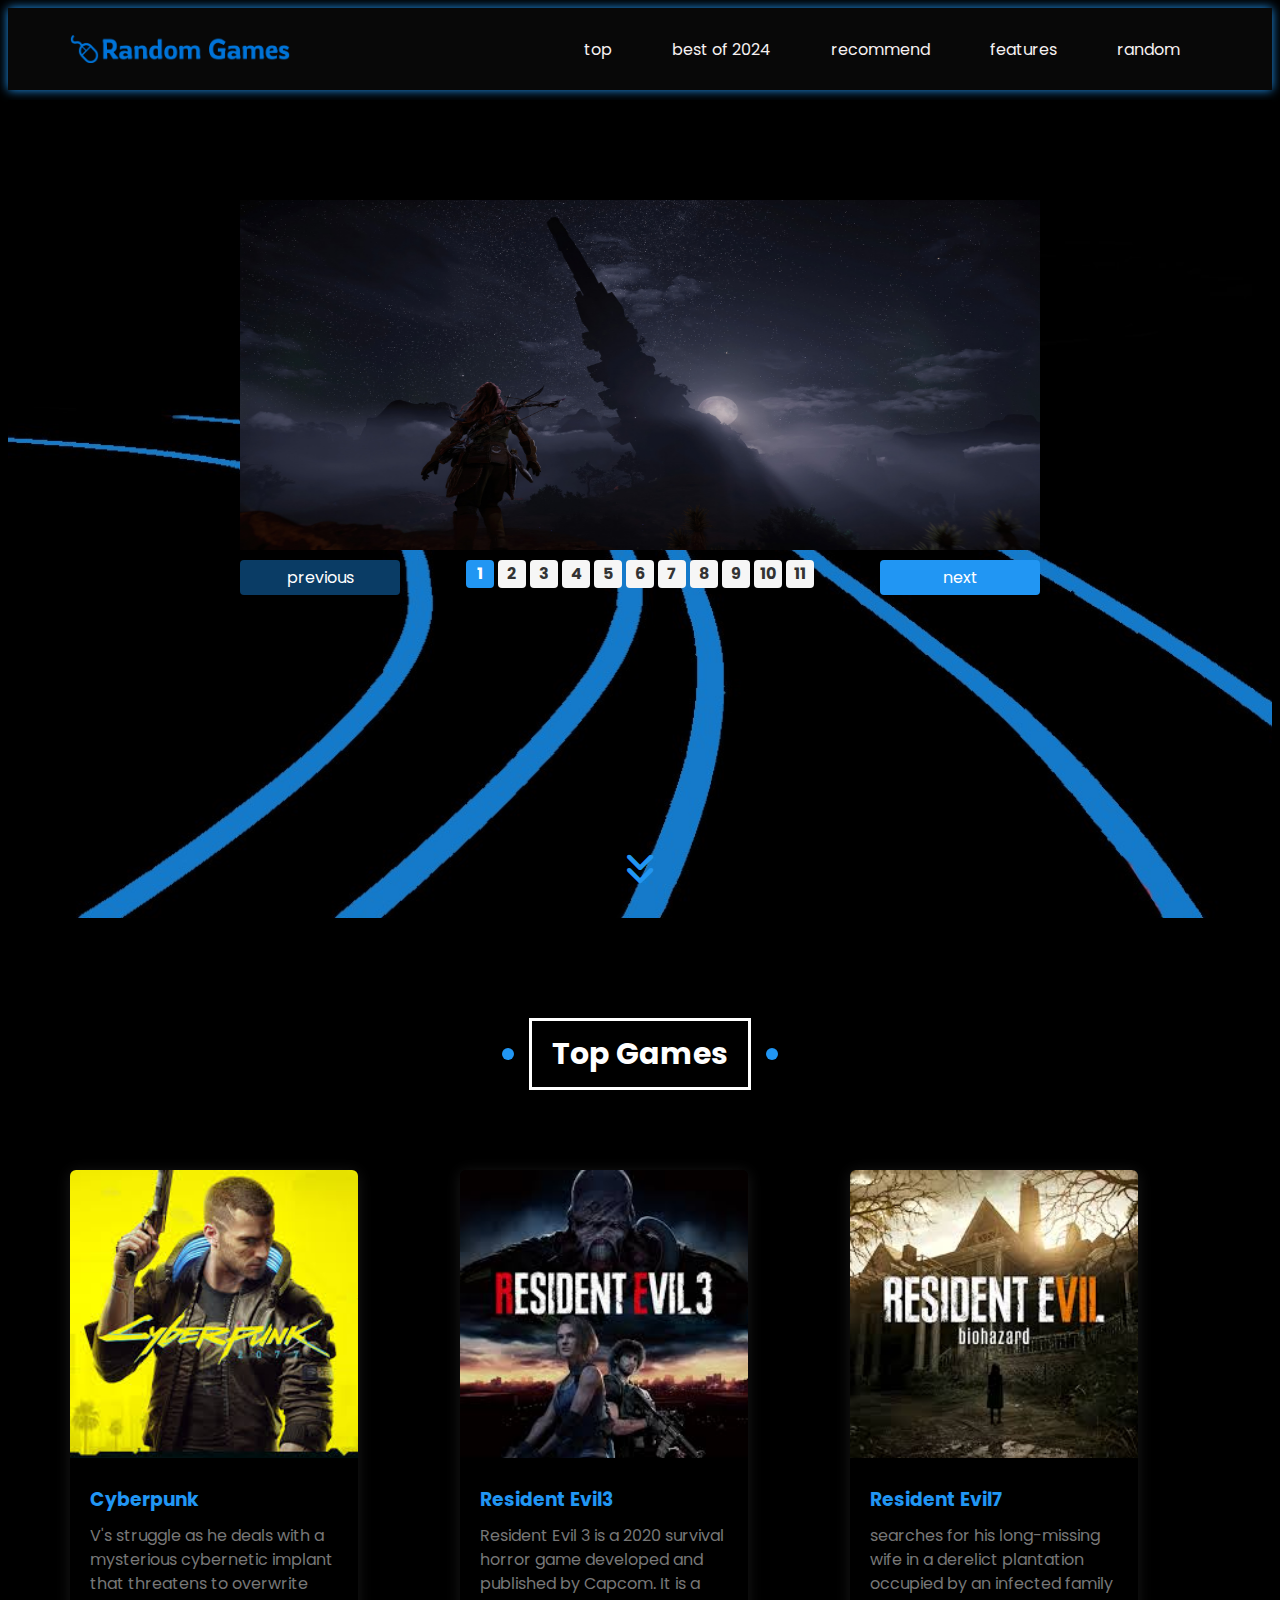
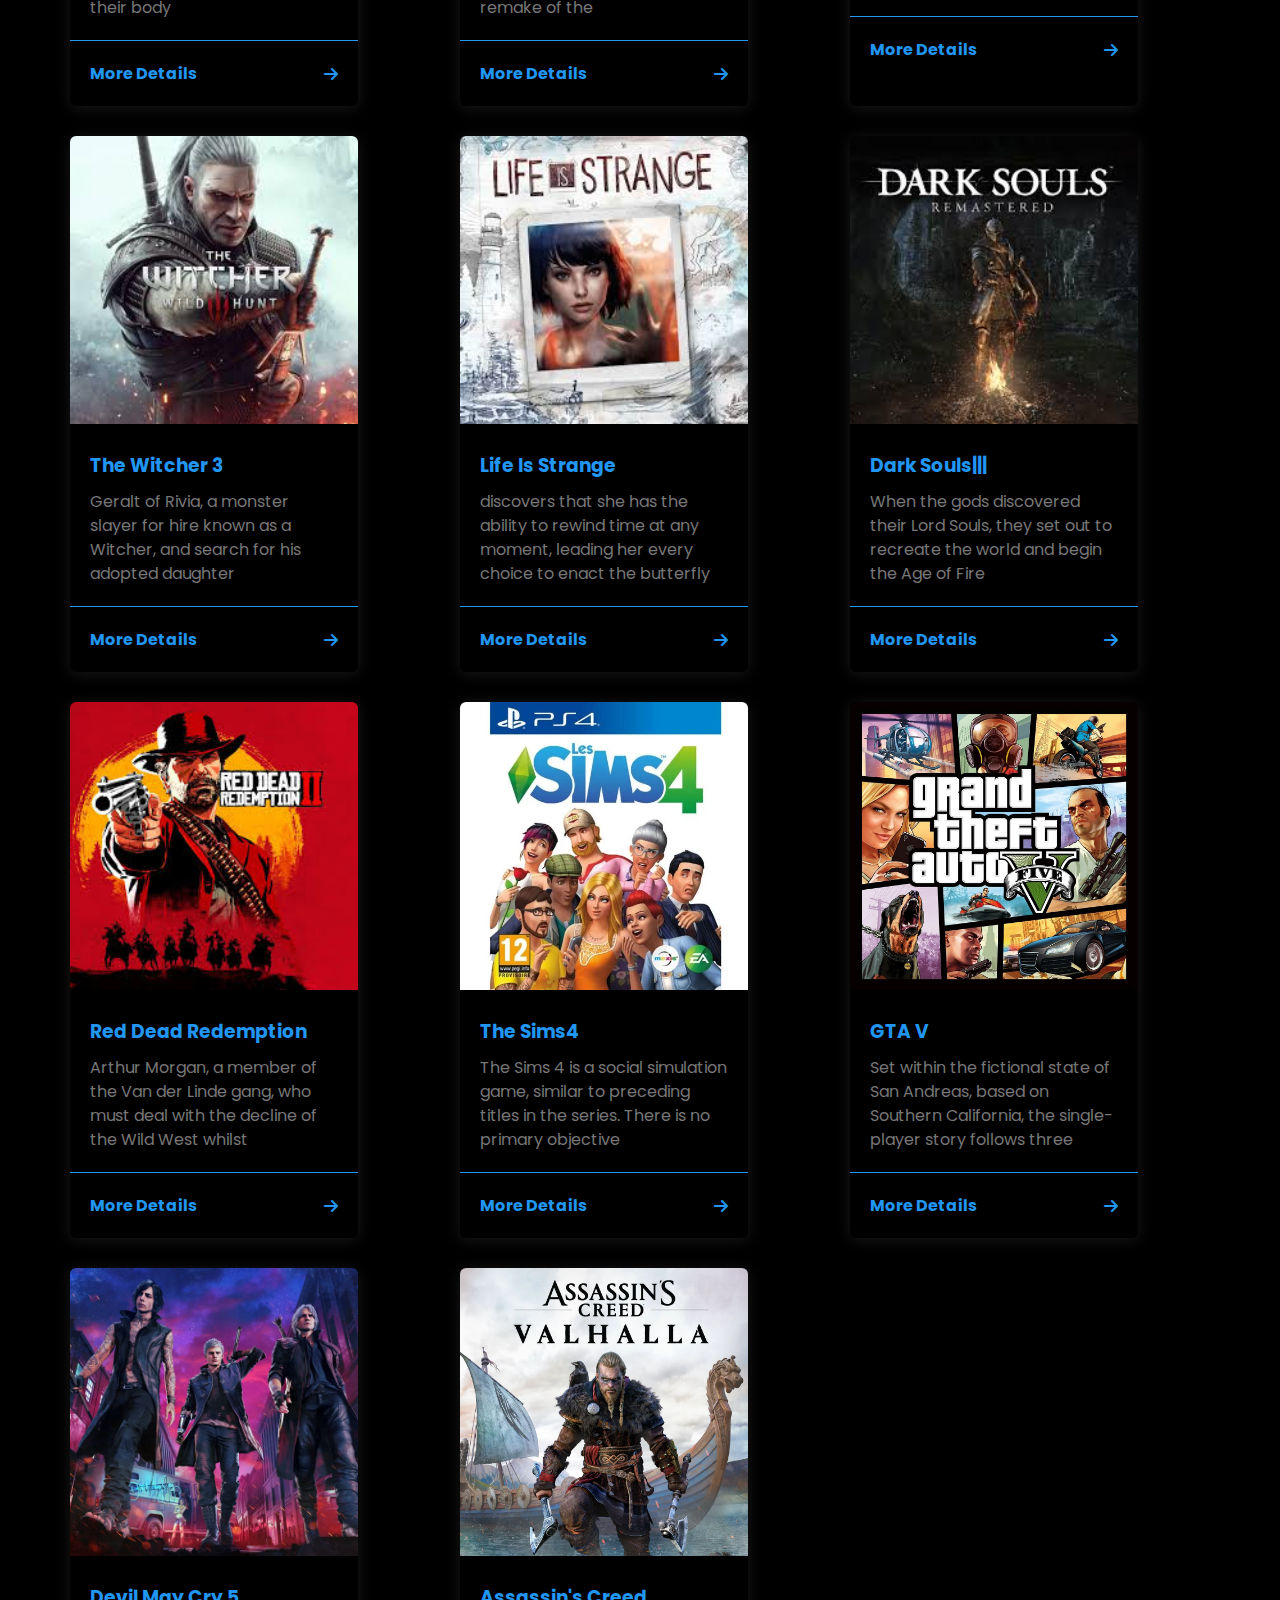
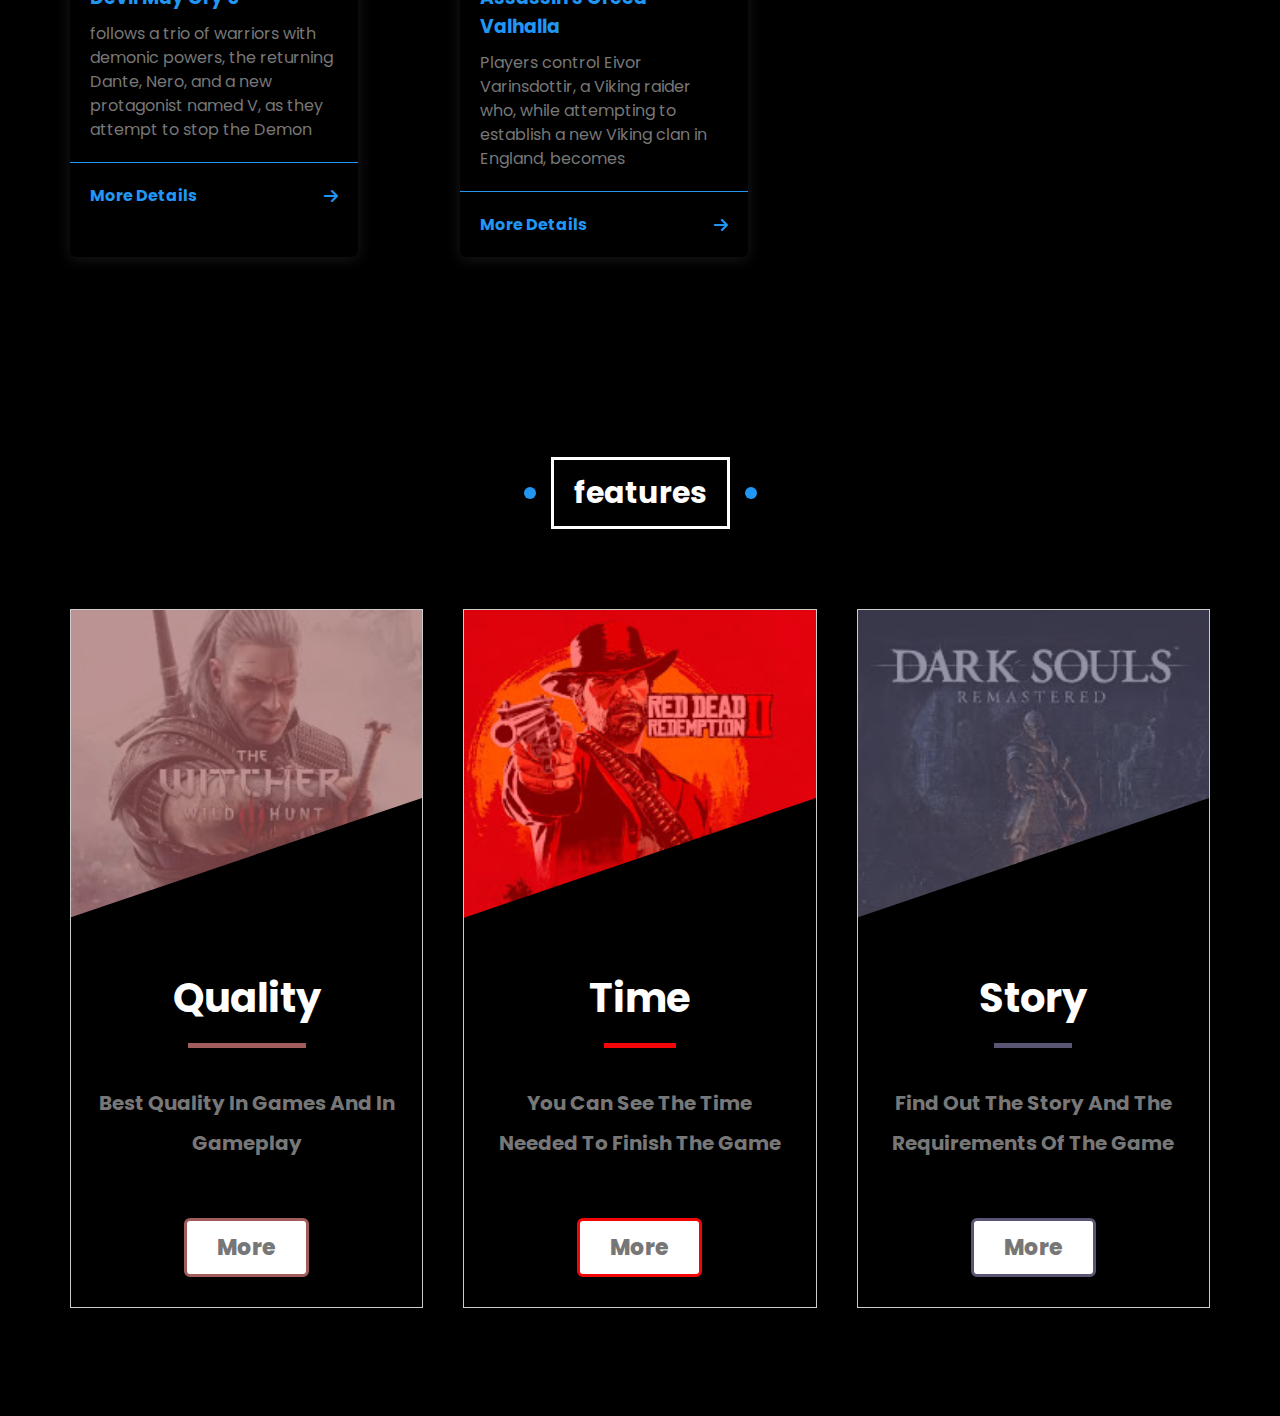
<file: index.html>
<!DOCTYPE html>
<html lang="en">
<head>
  <meta charset="UTF-8">
  <meta name="viewport" content="width=device-width, initial-scale=1.0">
  <meta http-equiv="X-UA-Compatible" content="ie=edge">
    <link rel="stylesheet" href="style.css">
    <link rel="stylesheet" href="https://cdnjs.cloudflare.com/ajax/libs/font-awesome/6.0.0/css/all.min.css">
    <link rel="preconnect" href="https://fonts.googleapis.com">
<link rel="preconnect" href="https://fonts.gstatic.com" crossorigin>
<link href="https://fonts.googleapis.com/css2?family=Open+Sans:ital,wght@0,400;0,600;0,800;1,700&family=Poppins:ital,wght@0,100;0,200;0,300;0,400;0,500;0,600;0,700;0,800;0,900;1,100;1,200;1,300;1,400;1,500;1,600;1,700;1,800;1,900&display=swap" rel="stylesheet">
<link rel="icon" type="image-5.png" href="rg-website-favicon-color.png">
  <title>Random Games</title>
</head>
<body>
  <div class="header" id="header">
    <div class="container">
      <a href="index.html" class="logo"><img src="random-games-low-resolution-logo-color-on-transparent-background.png" alt="" width="220"></a>
      <ul class="main-nav">
      <li><a href="#top">top</a></li>
      <li><a href="best.html">best of 2024</a></li>
      <li><a href="thesims.html">recommend</a></li>
      <li><a href="#features">features</a></li>
       <li><a href="#random">random</a>
       <div class=menu-g>
           <ul class="links">
             <li><a href="games.html">all</a></li>
             <li><a href="theWitcher.html">action</a></li>
             <li><a href="residentEvil3.html">horror</a></li>
             <li><a href="darkSouls.html">bloody</a></li>
           </ul>
           <ul class="links">
             <li><a href="residentEvil7.html">First perspective</a></li>
             <li><a href="red.html">Difficult</a></li>
             <li><a href="thesims.html">Adventures</a></li>
             <li><a href="Cyberpunk.html">Gangs</a></li>
           </ul>
       </div>
       </li>
      </ul>
    </div>
  </div>
  <div class="landing">
    <div class="container">
      <div class="text">
        <!-- <h1>Random Games</h1> -->
        <!-- <p>We Recommend Games With Features</p> -->
      </div>
      <div class="slider-container">
        <div id="slide-number" class="slide-number"> </div>
        <img  src="img1.jpg" alt=""> 
        <img src="2023-need-for-speed-unbound-xbox-series-s-4k-es-1920x1080.jpg" alt="">
        <img src="img3.jpg" alt=""> 
        <img src="img4.jpg" alt="">
        <img src="img5.jpg" alt="">
        <img src="img6.jpg" alt="">
        <img src="img7.jpg" alt="">
        <img src="life-is-strange.webp" alt="">
        <img src="wallpaperflare.com_wallpaper.jpg" alt="">
        <img src="1JV-rGSEQr5pLBD62OqSog.jpeg" alt="">
        <img src="2023-cyberpunk-2077-game-4k-ie-1920x1080.jpg" alt="">
          </div>
          <div class="slider-controls">
          <span id="prev" class="prev">previous</span>
          <span id="indicators" class="indicators"></span>
          <span id="next" class="next">next</span>
          </div>   
    </div>
     <a href="#top"class="go-down"> 
     <i class="fa-solid fa-angles-down"></i>
     </a>
  </div>
  <div class="top" id="top">
    <h2 class="main-title">Top Games</h2>
    <div class="container">
      <div class="box">
        <img srcset="" src="game1.jpeg" alt="">
        <div class="content">
          <h3>Cyberpunk </h3>
          <p>V's struggle as he deals with a mysterious cybernetic implant that threatens to overwrite their body</p>
        </div>
        <div class="info">
          <a href="Cyberpunk.html">More Details</a>
          <i class="fa-solid fa-arrow-right"></i>
        </div>
      </div>
      <div class="box">
        <img srcset="" src="game2.jpg" alt="">
        <div class="content">
          <h3>Resident Evil3 </h3>
          <p>Resident Evil 3 is a 2020 survival horror game developed and published by Capcom. It is a remake of the</p>
        </div>
        <div class="info">
          <a href="residentEvil3.html">More Details</a>
          <i class="fa-solid fa-arrow-right"></i>
        </div>
      </div>
      <div class="box">
        <img srcset="" src="game3.jpeg" alt="">
        <div class="content">
          <h3>Resident Evil7 </h3>
          <p>searches for his long-missing wife in a derelict plantation occupied by an infected family</p>
        </div>
        <div class="info">
          <a href="residentEvil7.html">More Details</a>
          <i class="fa-solid fa-arrow-right"></i>
        </div>
      </div>
      <div class="box">
        <img srcset="" src="game4.jpeg" alt="">
        <div class="content">
          <h3>The Witcher 3 </h3>
          <p>Geralt of Rivia, a monster slayer for hire known as a Witcher, and search for his adopted daughter</p>
        </div>
        <div class="info">
          <a href="theWitcher.html">More Details</a>
          <i class="fa-solid fa-arrow-right"></i>
        </div>
      </div>
      <div class="box">
        <img srcset="" src="game5.jpeg" alt="">
        <div class="content">
          <h3>Life Is Strange </h3>
          <p>discovers that she has the ability to rewind time at any moment, leading her every choice to enact the butterfly </p>
        </div>
        <div class="info">
          <a href="LifeIsStrange.html">More Details</a>
          <i class="fa-solid fa-arrow-right"></i>
        </div>
      </div>
      <div class="box">
        <img srcset="" src="game6.jpg" alt="">
        <div class="content">
          <h3>Dark Souls||| </h3>
          <p>When the gods discovered their Lord Souls, they set out to recreate the world and begin the Age of Fire</p>
        </div>
        <div class="info">
          <a href="darkSouls.html">More Details</a>
          <i class="fa-solid fa-arrow-right"></i>
        </div>
      </div>
      <div class="box">
        <img srcset="" src="game7.jpg" alt="">
        <div class="content">
          <h3>Red Dead Redemption</h3>
          <p>Arthur Morgan, a member of the Van der Linde gang, who must deal with the decline of the Wild West whilst</p>
        </div>
        <div class="info">
          <a href="red.html">More Details</a>
          <i class="fa-solid fa-arrow-right"></i>
        </div>
      </div>
      <div class="box">
        <img srcset="" src="5030945122418-photosite-20200727-172314-0.webp" alt="">
        <div class="content">
          <h3>The Sims4 </h3>
          <p>The Sims 4 is a social simulation game, similar to preceding titles in the series. There is no primary objective</p>
        </div>
        <div class="info">
          <a href="thesims.html">More Details</a>
          <i class="fa-solid fa-arrow-right"></i>
        </div>
      </div>
      <div class="box">
        <img srcset="" src="gta-5-button-2021-1639777058682.jpg" alt="">
        <div class="content">
          <h3>GTA V</h3>
          <p>Set within the fictional state of San Andreas, based on Southern California, the single-player story follows three </p>
        </div>
        <div class="info">
          <a href="gtav.html">More Details</a>
          <i class="fa-solid fa-arrow-right"></i>
        </div>
      </div>
      <div class="box">
        <img srcset="" src="1613.webp" alt="">
        <div class="content">
          <h3>Devil May Cry 5</h3>
          <p>follows a trio of warriors with demonic powers, the returning Dante, Nero, and a new protagonist named V, as they attempt to stop the Demon</p>
        </div>
        <div class="info">
          <a href="dmc.html">More Details</a>
          <i class="fa-solid fa-arrow-right"></i>
        </div>
      </div>
      <div class="box">
        <img srcset="" src="EDtkdijFRwbmGKk1G9lrDoEF.webp" alt="">
        <div class="content">
          <h3>Assassin's Creed Valhalla</h3>
          <p>Players control Eivor Varinsdottir, a Viking raider who, while attempting to establish a new Viking clan in England, becomes</p>
        </div>
        <div class="info">
          <a href="ac_valhalla.html">More Details</a>
          <i class="fa-solid fa-arrow-right"></i>
        </div>
      </div>
  </div>
</div>
<div class="features" id="features">
  <h2 class="main-title">features</h2>
  <div class="container">
    <div class="box quality">
      <div class="img-holder">
        <img src="game4.jpeg" alt="">
      </div>
      <h2>Quality</h2>
      <p>Best Quality In Games And In Gameplay</p>
      <a href="theWitcher.html">More</a>
    </div>
    <div class="box time">
      <div class="img-holder">
        <img src="game7.jpg" alt="">
      </div>
      <h2>Time</h2>
      <p>You Can See The Time Needed To Finish The Game</p>
      <a href="red.html">More</a>
    </div>
    <div class="box story">
      <div class="img-holder">
        <img src="game6.jpg" alt="">
      </div>
      <h2>Story</h2>
      <p>Find Out The Story And The Requirements Of The Game</p>
      <a href="darkSouls.html">More</a>
    </div>
  </div>
</div>
<script src="main.js"></script>
</body>
</html>
</file>
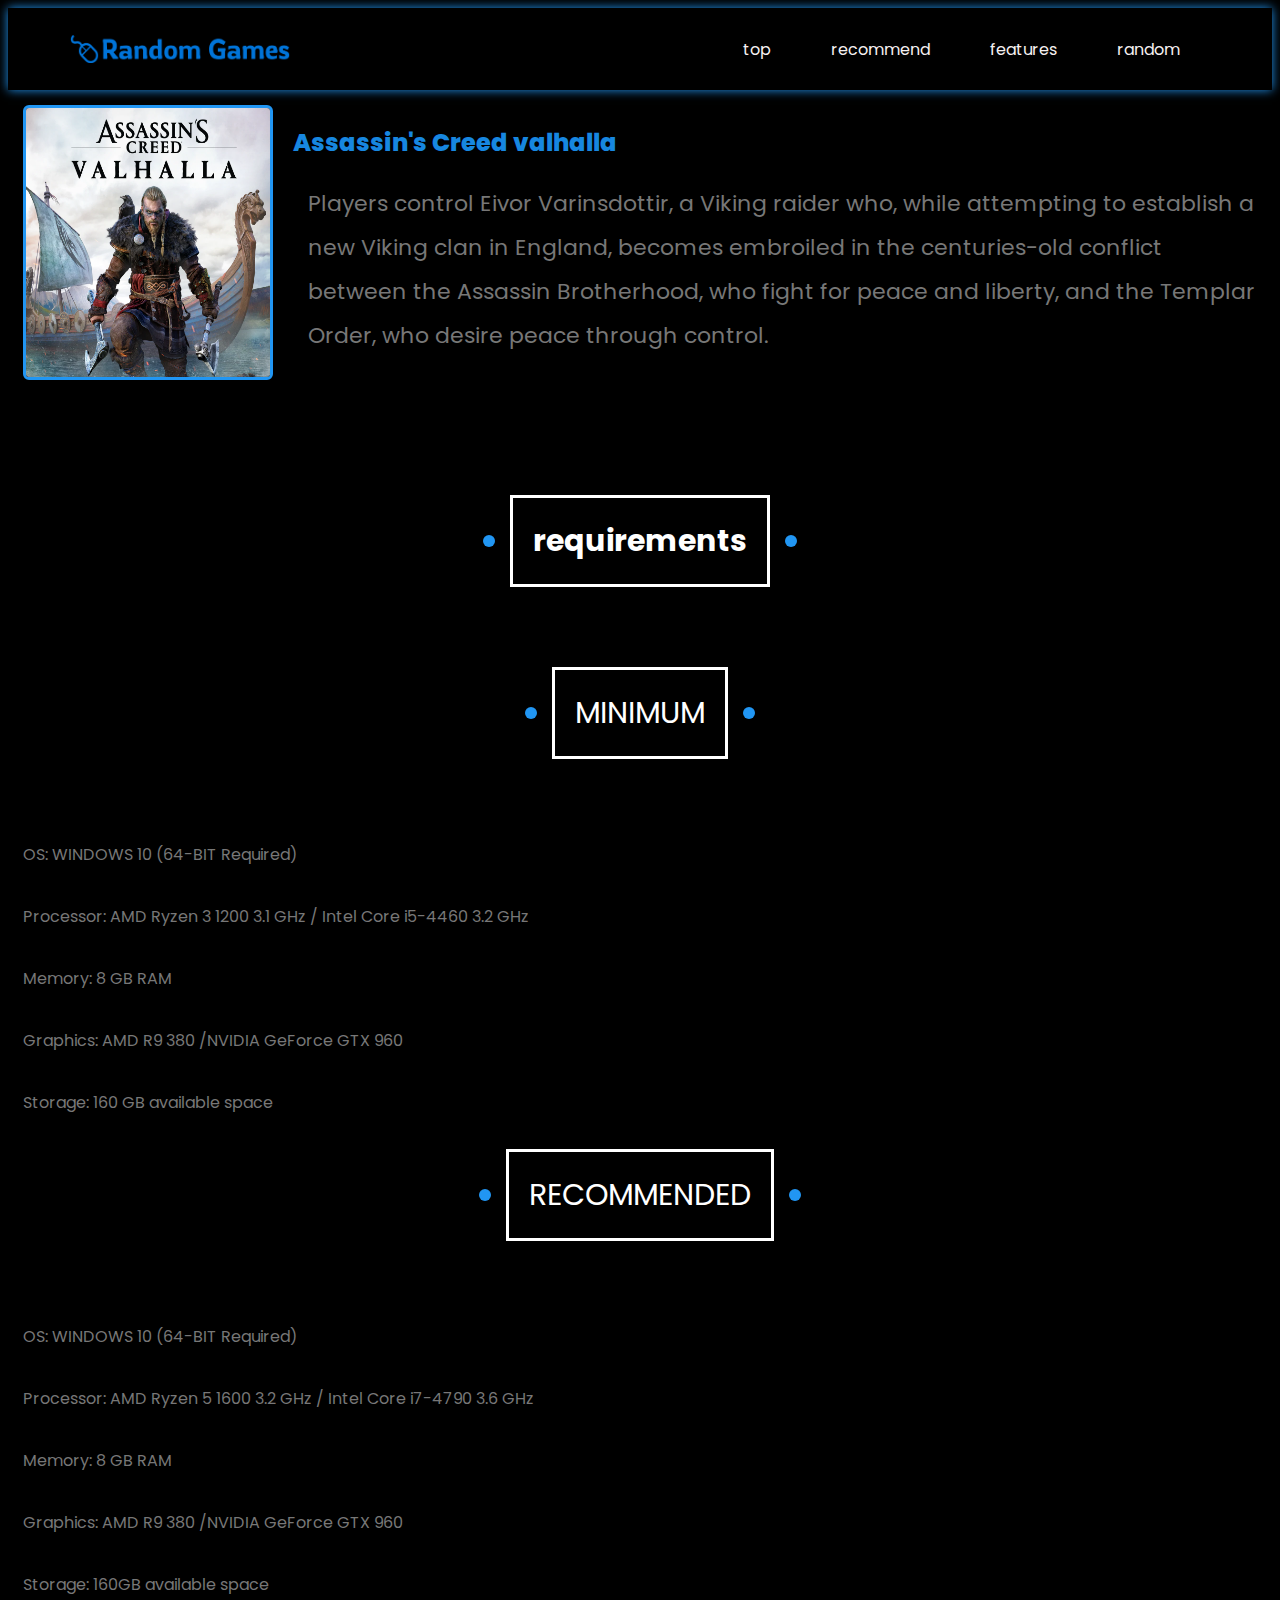
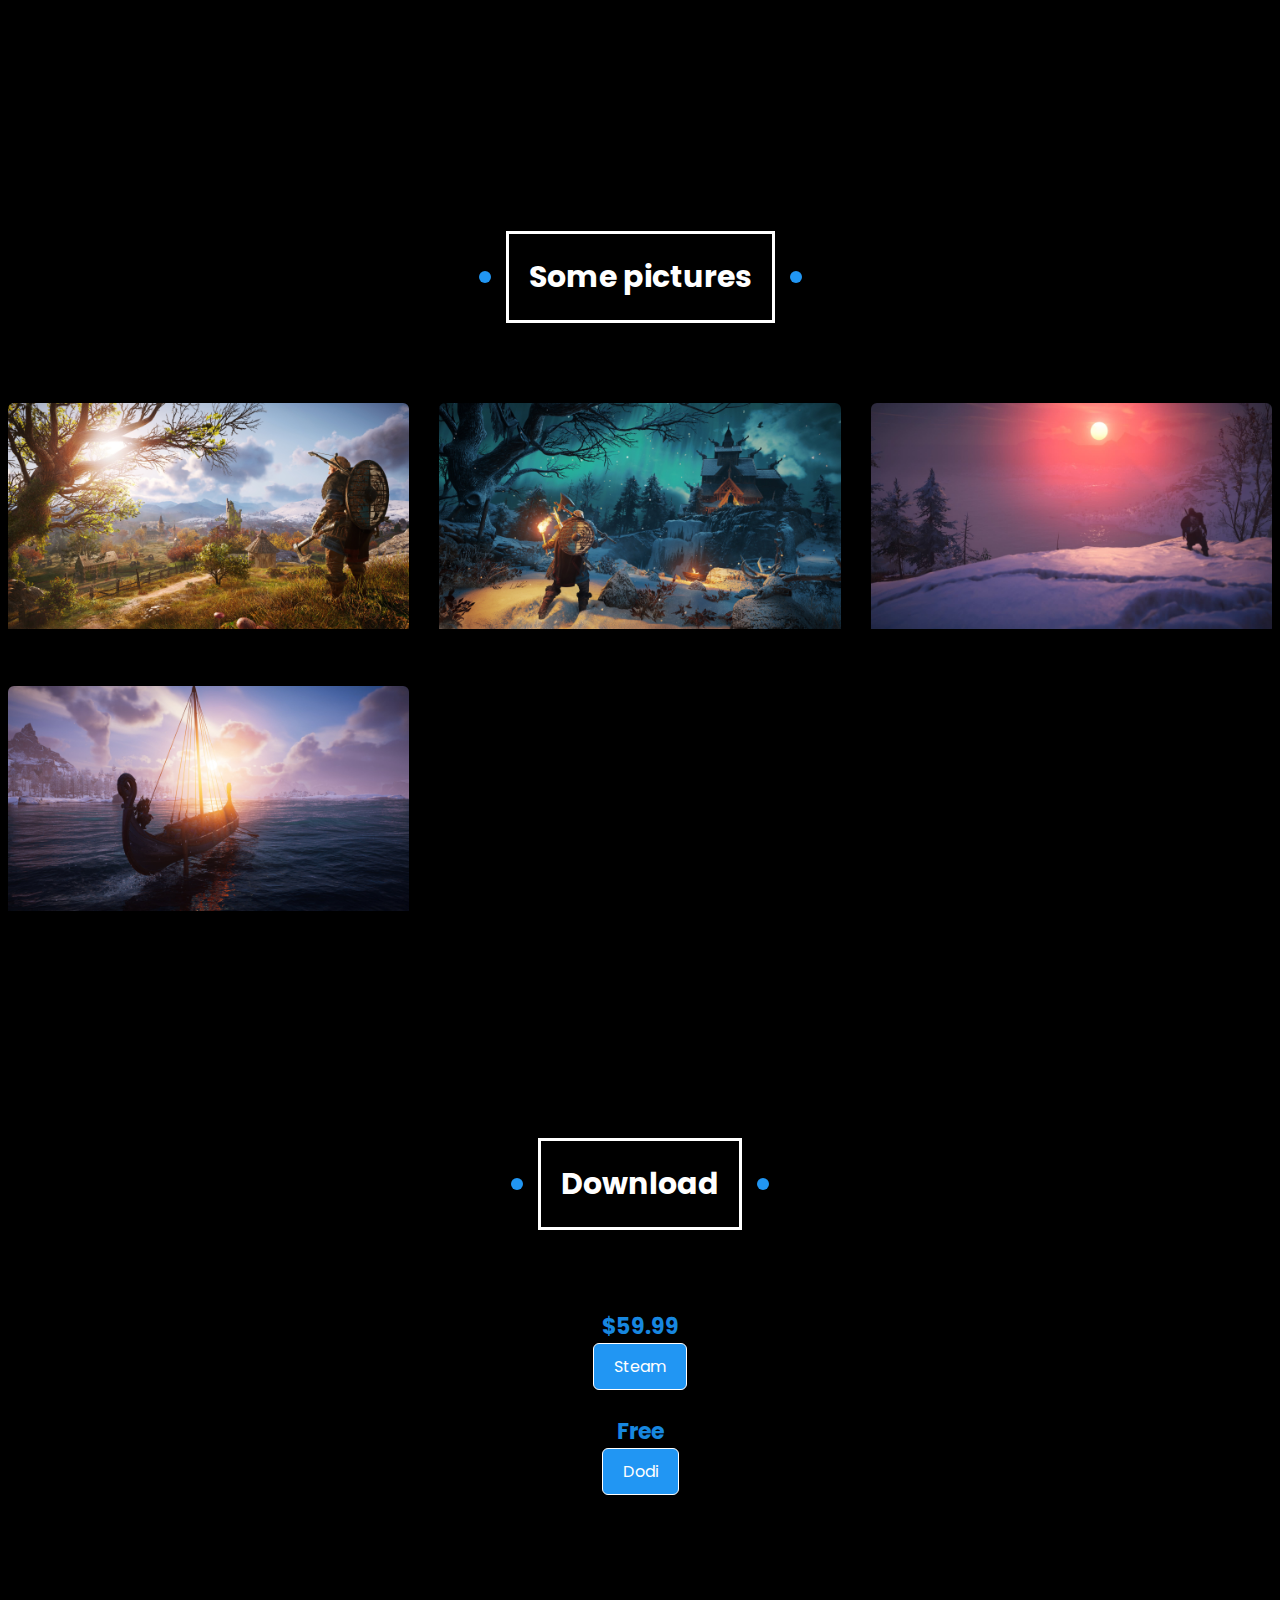
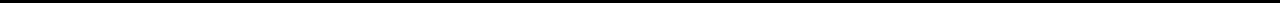
<file: ac_valhalla.html>
<!DOCTYPE html>
<html lang="en">
<head>
  <meta charset="UTF-8">
  <meta name="viewport" content="width=device-width, initial-scale=1.0">
  <meta http-equiv="X-UA-Compatible" content="ie=edge">
    <link rel="stylesheet" href="gaming.css">
    <link rel="stylesheet" href="https://cdnjs.cloudflare.com/ajax/libs/font-awesome/6.0.0/css/all.min.css">
    <link rel="preconnect" href="https://fonts.googleapis.com">
<link rel="preconnect" href="https://fonts.gstatic.com" crossorigin>
<link href="https://fonts.googleapis.com/css2?family=Open+Sans:ital,wght@0,400;0,600;0,800;1,700&family=Poppins:ital,wght@0,100;0,200;0,300;0,400;0,500;0,600;0,700;0,800;0,900;1,100;1,200;1,300;1,400;1,500;1,600;1,700;1,800;1,900&display=swap" rel="stylesheet">
<link rel="icon" type="image-5.png" href="rg-website-favicon-color.png">
    <title>RG Assassin's Creed valhalla</title>
</head>
<body>
    <div class="header" id="header">
    <div class="container">
            <a href="index.html" class="logo"><img src="random-games-low-resolution-logo-color-on-transparent-background.png" alt="" width="220"></a>
        <ul class="main-nav">
        <li><a href="index.html">top</a></li>
        <li><a href="#recommend">recommend</a></li>
        <li><a href="#features">features</a></li>
        <li><a href="#random">random</a>
        <div class=menu-g>
            <ul class="links">
                <li><a href="games.html">all</a></li>
                <li><a href="theWitcher.html">action</a></li>
                <li><a href="residentEvil3.html">horror</a></li>
                <li><a href="darkSouls.html">bloody</a></li>
                </ul>
                <ul class="links">
                <li><a href="residentEvil7.html">First perspective</a></li>
                <li><a href="darkSouls.html">Difficult</a></li>
                <li><a href="Cyberpunk.html">Adventures</a></li>
                <li><a href="Cyberpunk.html">Gangs</a></li>
            </ul>
        </div>
        </li>
        </ul>
    </div>
    </div>
    <div class="page">
        <div class="container">
    <img src="EDtkdijFRwbmGKk1G9lrDoEF.webp" alt="">
    <div class="text">
        <h2>Assassin's Creed valhalla</h2>
        <p>Players control Eivor Varinsdottir, a Viking raider who, while attempting to establish a new Viking clan in England, becomes embroiled in the centuries-old conflict between the Assassin Brotherhood, who fight for peace and liberty, and the Templar Order, who desire peace through control.
        </p>
    </div>
        </div>
    </div>
    <div class="system">
        <h3 class="main-title">requirements</h3>
        <ul class="information-requirements">
          <p class="main-title">MINIMUM</p>
         <li> OS: WINDOWS 10 (64-BIT Required)
          </li>
          <li>Processor: AMD Ryzen 3 1200 3.1 GHz / Intel Core i5-4460 3.2 GHz
          </li>
          <li>Memory: 8 GB RAM
          </li>
          <li>Graphics: AMD R9 380 /NVIDIA GeForce GTX 960
          </li>
          <li>Storage: 160 GB available space</li>
          <p class="main-title">RECOMMENDED</p>
          <li>OS: WINDOWS 10 (64-BIT Required)
          </li>
          <li>Processor: AMD Ryzen 5 1600 3.2 GHz / Intel Core i7-4790 3.6 GHz
          </li>
          <li>Memory: 8 GB RAM
          </li>
          <li>Graphics: AMD R9 380 /NVIDIA GeForce GTX 960
          </li>
          <li>Storage: 160GB available space
          </li>
        </ul>
        </div>
        <div class="content-img">
        <h3 class="main-title">Some pictures</h3>
        <div class="game-img">
            <div class="box">
              <img srcset="" src="ac_v1.jpg" alt="">
             </div>
         <div class="box">
               <img srcset="" src="ac_v2.jpg" alt="">
             </div>
            <div class="box">
        <img srcset="" src="ac_v3.jpg" alt="">
        </div>
        <div class="box">
            <img srcset="" src="ac_v4.jpg" alt="">
            </div>
        </div>
        </div>
        <div class="download">
        <h3 class="main-title">Download</h3>
        <div class="c-download">
        <span class="price">$59.99</span>
        <div class="link">
        <a  href="https://store.steampowered.com/app/2208920/Assassins_Creed_Valhalla/">Steam</a>
        </div>
        </div>
        <br>
        <div class="c-download">
            <span class="price">Free</span>
            <div class="link">
            <a  href="https://dodi-repacks.site/assassins-creed-valhalla-empress-dodi-repack/">Dodi</a>
            </div>
            </div>
        </div>
</body>
</html>
</file>
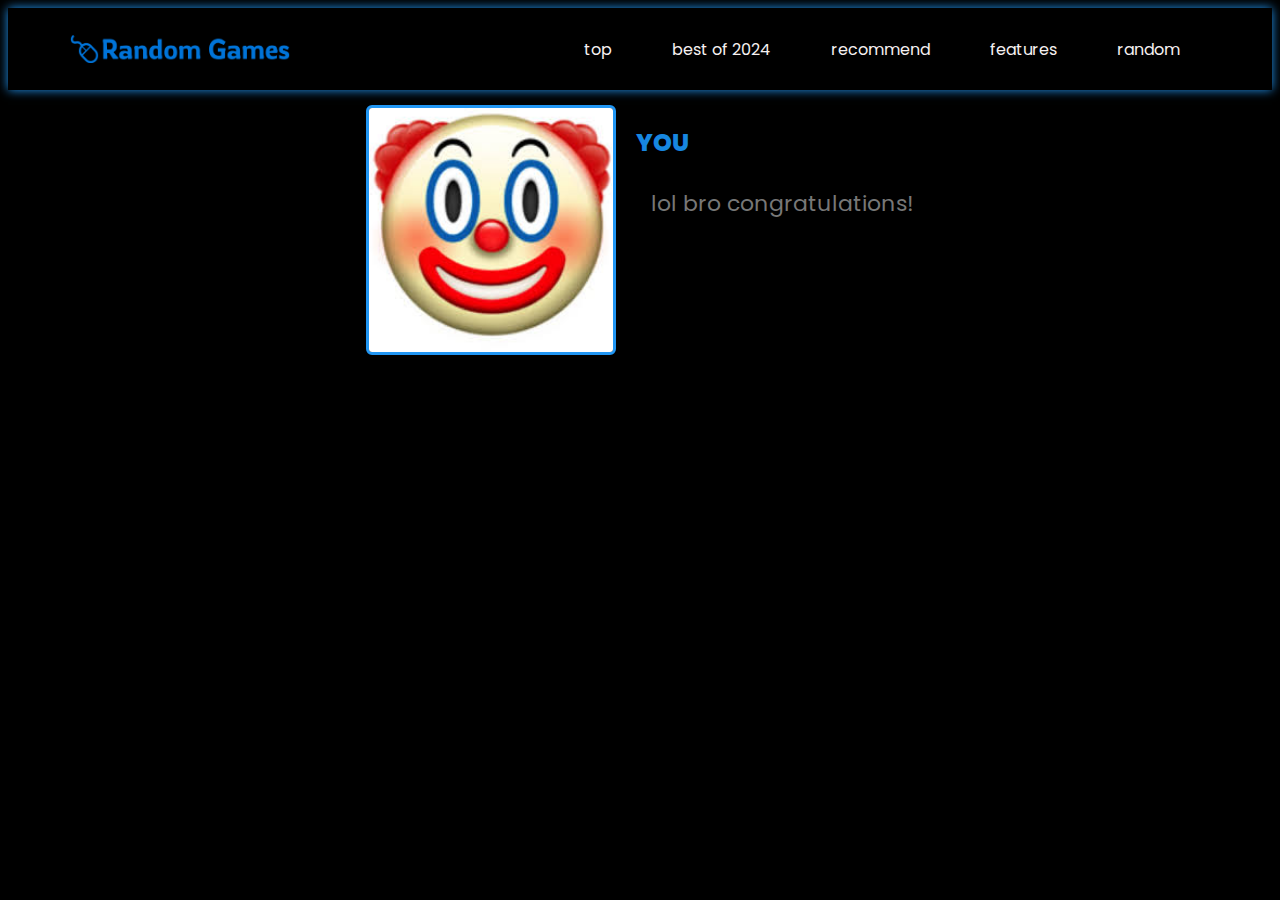
<file: best.html>
<!DOCTYPE html>
<html lang="en">
<head>
  <meta charset="UTF-8">
  <meta name="viewport" content="width=device-width, initial-scale=1.0">
  <meta http-equiv="X-UA-Compatible" content="ie=edge">
    <link rel="stylesheet" href="best.css">
    <link rel="stylesheet" href="https://cdnjs.cloudflare.com/ajax/libs/font-awesome/6.0.0/css/all.min.css">
    <link rel="preconnect" href="https://fonts.googleapis.com">
<link rel="preconnect" href="https://fonts.gstatic.com" crossorigin>
<link href="https://fonts.googleapis.com/css2?family=Open+Sans:ital,wght@0,400;0,600;0,800;1,700&family=Poppins:ital,wght@0,100;0,200;0,300;0,400;0,500;0,600;0,700;0,800;0,900;1,100;1,200;1,300;1,400;1,500;1,600;1,700;1,800;1,900&display=swap" rel="stylesheet">
<link rel="icon" type="image-5.png" href="rg-website-favicon-color.png">
    <title>RG the best game</title>
</head>
<body>
    <div class="header" id="header">
    <div class="container">
            <a href="index.html" class="logo"><img src="random-games-low-resolution-logo-color-on-transparent-background.png" alt="" width="220"></a>
        <ul class="main-nav">
        <li><a href="index.html">top</a></li>
        <li><a href="best.html"> best of 2024</a></li>
        <li><a href="#recommend">recommend</a></li>
        <li><a href="#features">features</a></li>
        <li><a href="#random">random</a>
        <div class=menu-g>
        </div>
        </li>
        </ul>
    </div>
    </div>
    <div class="page">
        <div class="container">
    <img src="bestofu.jpg" alt="">
    <div class="text">
        <h2> YOU</h2>
           <p class="">lol bro congratulations!</p>
    </div>
        </div>
    </div>
    </body>
</html>
</file>
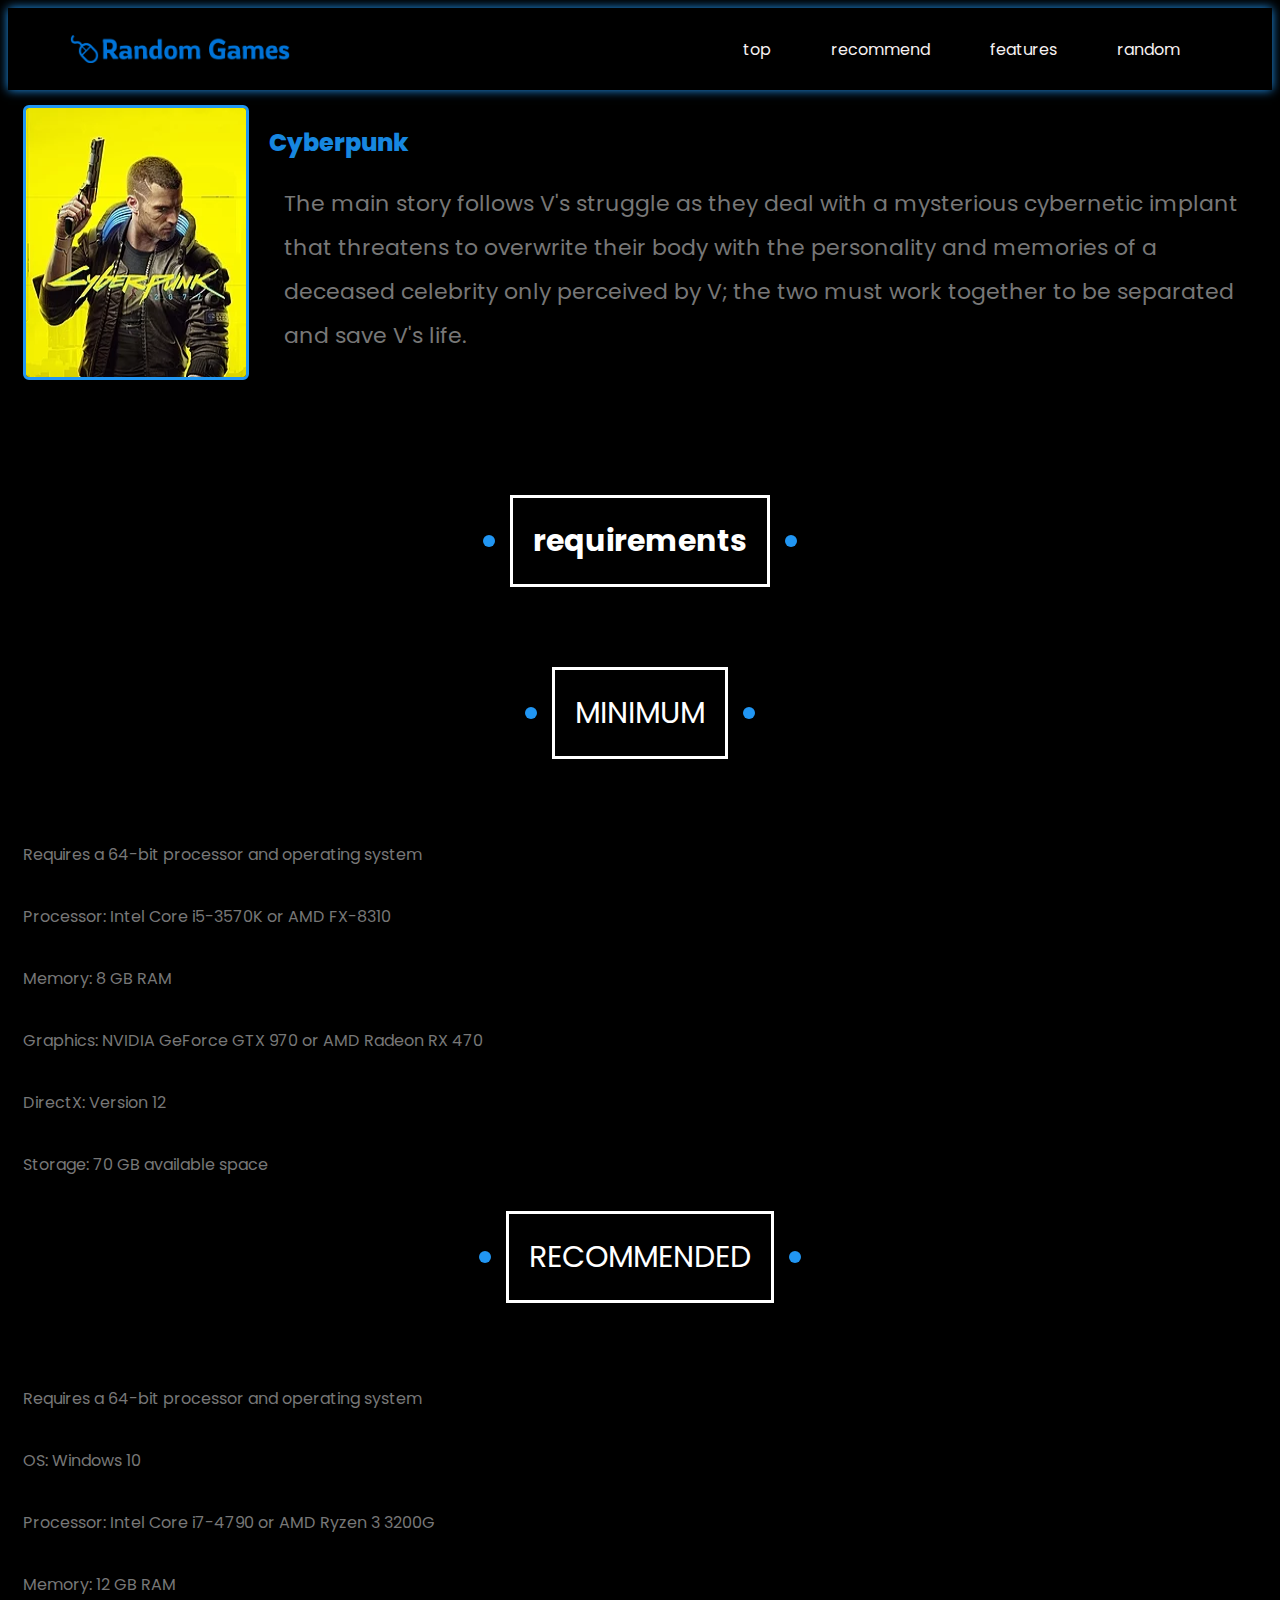
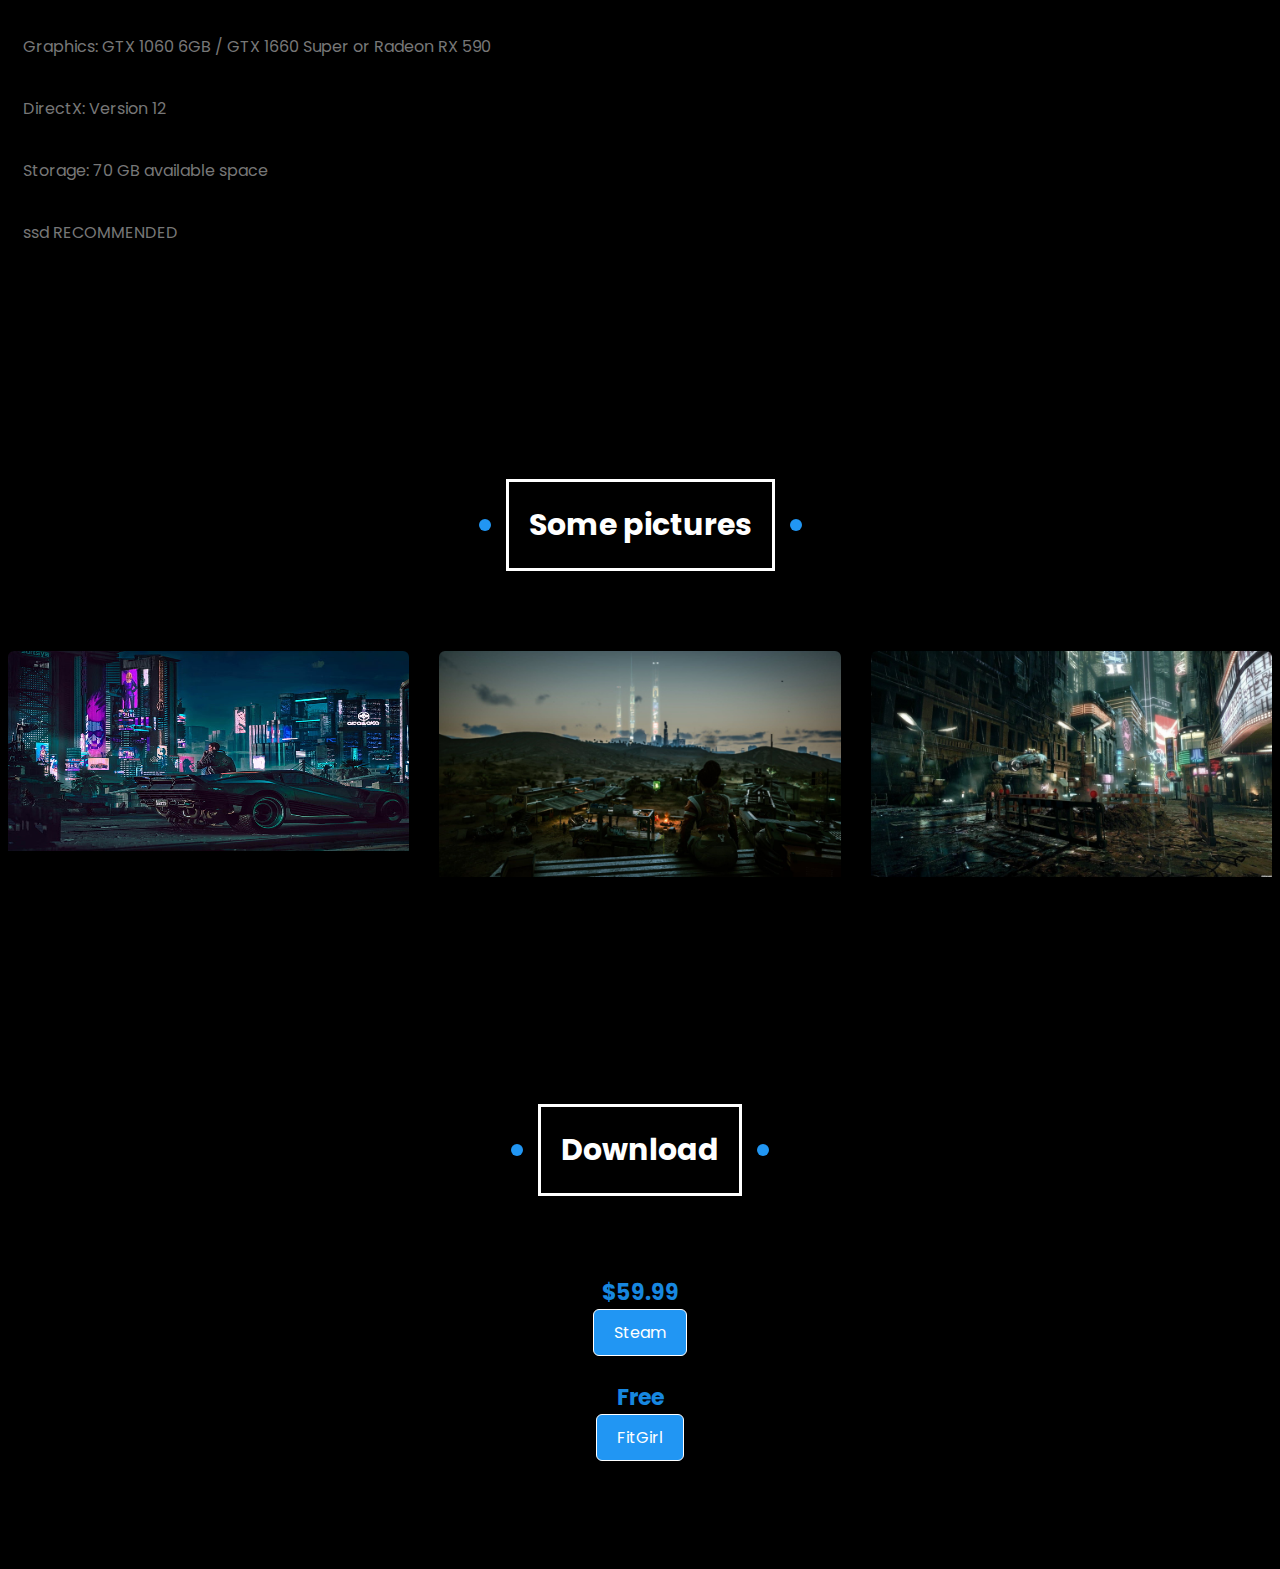
<file: Cyberpunk.html>
<!DOCTYPE html>
<html lang="en">
<head>
  <meta charset="UTF-8">
  <meta name="viewport" content="width=device-width, initial-scale=1.0">
  <meta http-equiv="X-UA-Compatible" content="ie=edge">
    <link rel="stylesheet" href="gaming.css">
    <link rel="stylesheet" href="https://cdnjs.cloudflare.com/ajax/libs/font-awesome/6.0.0/css/all.min.css">
    <link rel="preconnect" href="https://fonts.googleapis.com">
<link rel="preconnect" href="https://fonts.gstatic.com" crossorigin>
<link href="https://fonts.googleapis.com/css2?family=Open+Sans:ital,wght@0,400;0,600;0,800;1,700&family=Poppins:ital,wght@0,100;0,200;0,300;0,400;0,500;0,600;0,700;0,800;0,900;1,100;1,200;1,300;1,400;1,500;1,600;1,700;1,800;1,900&display=swap" rel="stylesheet">
<link rel="icon" type="image-5.png" href="rg-website-favicon-color.png">
    <title>RG Cyberpunk</title>
</head>
<body>
    <div class="header" id="header">
    <div class="container">
            <a href="index.html" class="logo"><img src="random-games-low-resolution-logo-color-on-transparent-background.png" alt="" width="220"></a>
        <ul class="main-nav">
        <li><a href="index.html">top</a></li>
        <li><a href="#recommend">recommend</a></li>
        <li><a href="#features">features</a></li>
        <li><a href="#random">random</a>
        <div class=menu-g>
            <ul class="links">
                <li><a href="games.html">all</a></li>
                <li><a href="theWitcher.html">action</a></li>
                <li><a href="residentEvil3.html">horror</a></li>
                <li><a href="darkSouls.html">bloody</a></li>
                </ul>
                <ul class="links">
                <li><a href="residentEvil7.html">First perspective</a></li>
                <li><a href="darkSouls.html">Difficult</a></li>
                <li><a href="Cyberpunk.html">Adventures</a></li>
                <li><a href="Cyberpunk.html">Gangs</a></li>
            </ul>
        </div>
        </li>
        </ul>
    </div>
    </div>
    <div class="page">
        <div class="container">
    <img src="Cyberpunk_2077_box_art.jpg.webp" alt="">
    <div class="text">
        <h2>Cyberpunk</h2>
        <p> The main story follows V's struggle as they deal with a mysterious cybernetic implant that threatens to overwrite their body with the personality and memories of a deceased celebrity only perceived by V; the two must work together to be separated and save V's life.
        </p>
    </div>
        </div>
    </div>
    <div class="system">
        <h3 class="main-title">requirements</h3>
        <ul class="information-requirements">
          <p class="main-title">MINIMUM</p>
          <li>Requires a 64-bit processor and operating system</li>
          <li>Processor: Intel Core i5-3570K or AMD FX-8310 </li>
          <li>Memory: 8 GB RAM
          </li>
          <li>Graphics: NVIDIA GeForce GTX 970 or AMD Radeon RX 470
          </li>
          <li>DirectX: Version 12
          </li>
          <li>Storage: 70 GB available space
          </li>
          <p class="main-title">RECOMMENDED</p>
          <li>Requires a 64-bit processor and operating system
          </li>
          <li>OS: Windows 10
          </li>
          <li>Processor: Intel Core i7-4790 or AMD Ryzen 3 3200G
          </li>
          <li>Memory: 12 GB RAM
          </li>
          <li>Graphics: GTX 1060 6GB / GTX 1660 Super or Radeon RX 590
          </li>
          <li>DirectX: Version 12
          </li>
          <li>Storage: 70 GB available space
          </li>
          <li>ssd RECOMMENDED</li>
        </ul>
        </div>
        <div class="content-img">
        <h3 class="main-title">Some pictures</h3>
        <div class="game-img">
            <div class="box">
                <img srcset="" src="digital-art-futuristic-city-car-artwork-wallpaper-preview.jpg" height="200" alt="">
                </div>
                <div class="box">
                    <img srcset="" src="d1f4c2c64a32638db0e4893bd1cb95e0.jpg" alt="">
                    </div>
                    <div class="box">
                        <img srcset="" src="375036.jpg" alt="">
                        </div>
        </div>
        </div>
        <div class="download">
        <h3 class="main-title">Download</h3>
        <div class="c-download">
        <span class="price">$59.99</span>
        <div class="link">
        <a  href="https://store.steampowered.com/app/1091500/Cyberpunk_2077/">Steam</a>
        </div>
        </div>
        <br>
        <div class="c-download">
            <span class="price">Free</span>
            <div class="link">
            <a  href="https://fitgirl-repacks.website/cyberpunk-2077-fitgirl-repacks/">FitGirl</a>
            </div>
            </div>
        </div>
</body>
</html>
</file>
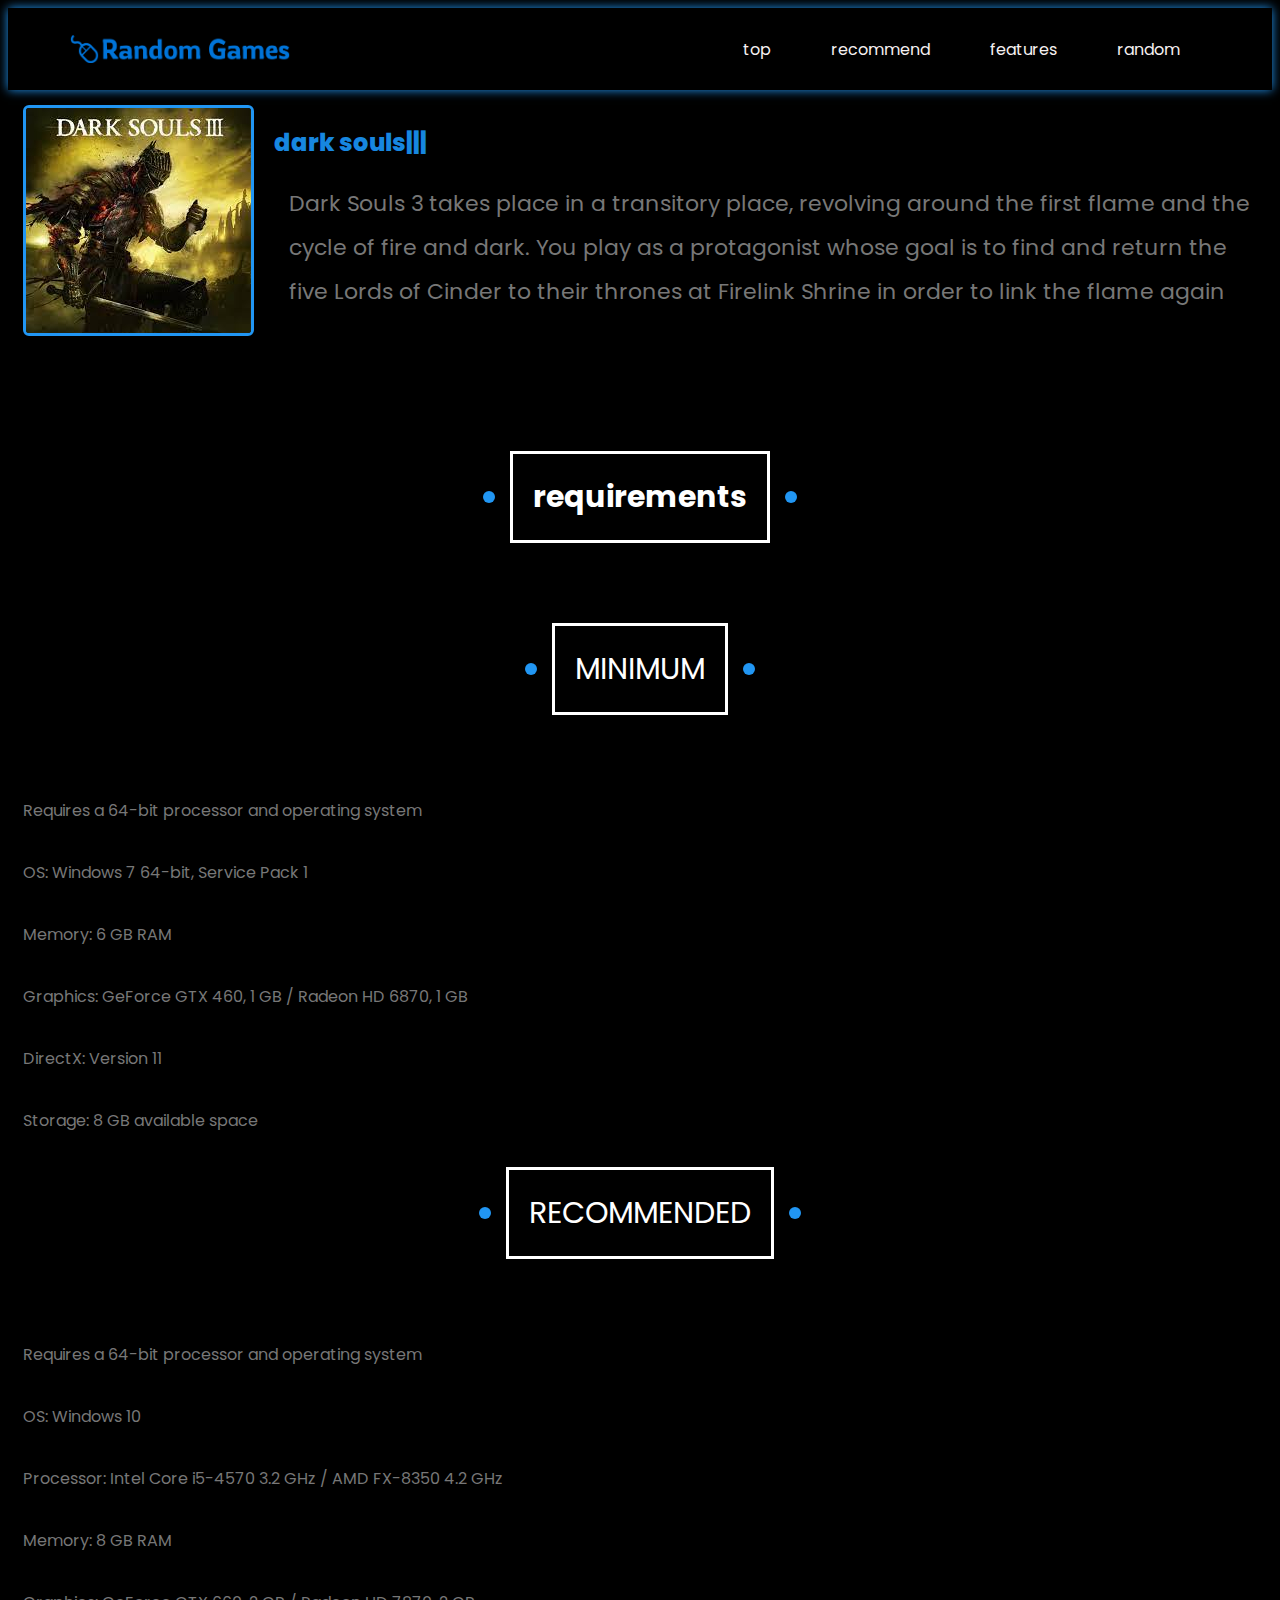
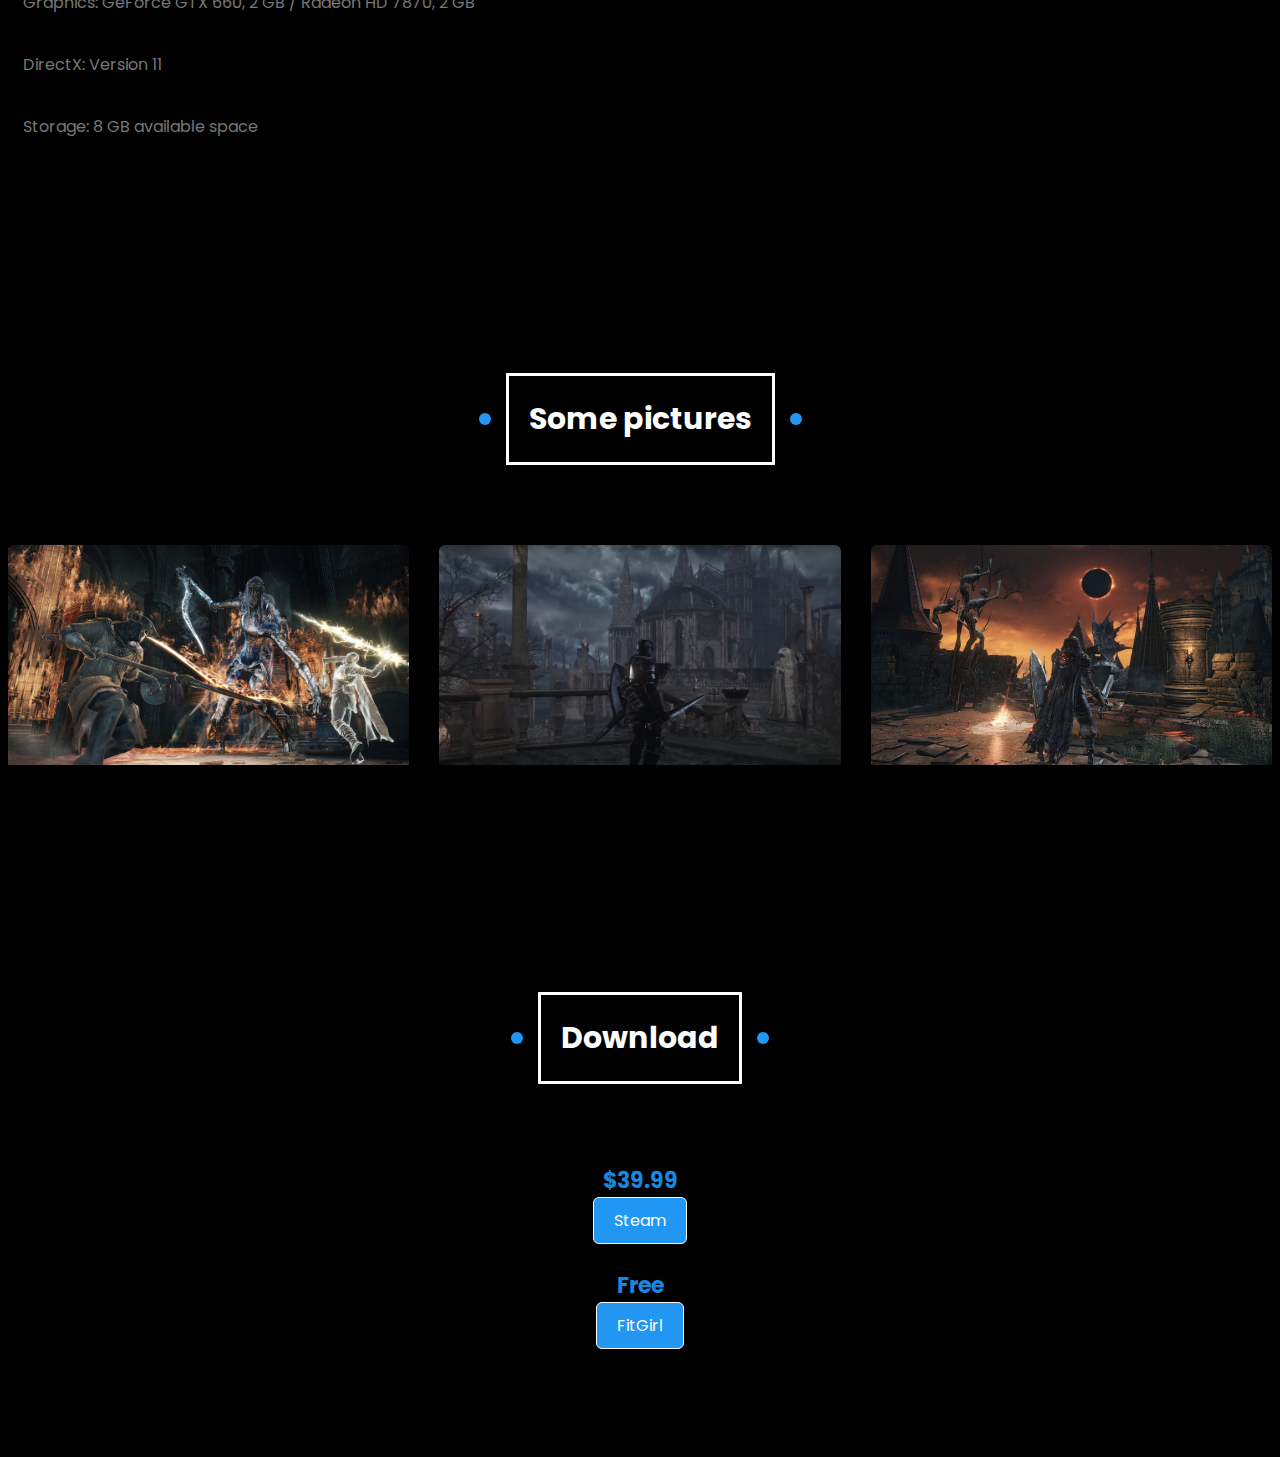
<file: darkSouls.html>
<!DOCTYPE html>
<html lang="en">
<head>
  <meta charset="UTF-8">
  <meta name="viewport" content="width=device-width, initial-scale=1.0">
  <meta http-equiv="X-UA-Compatible" content="ie=edge">
    <link rel="stylesheet" href="gaming.css">
    <link rel="stylesheet" href="https://cdnjs.cloudflare.com/ajax/libs/font-awesome/6.0.0/css/all.min.css">
    <link rel="preconnect" href="https://fonts.googleapis.com">
<link rel="preconnect" href="https://fonts.gstatic.com" crossorigin>
<link href="https://fonts.googleapis.com/css2?family=Open+Sans:ital,wght@0,400;0,600;0,800;1,700&family=Poppins:ital,wght@0,100;0,200;0,300;0,400;0,500;0,600;0,700;0,800;0,900;1,100;1,200;1,300;1,400;1,500;1,600;1,700;1,800;1,900&display=swap" rel="stylesheet">
<link rel="icon" type="image-5.png" href="rg-website-favicon-color.png">
    <title>RG Dark Souls|||</title>
</head>
<body>
    <div class="header" id="header">
    <div class="container">
            <a href="index.html" class="logo"><img src="random-games-low-resolution-logo-color-on-transparent-background.png" alt="" width="220"></a>
        <ul class="main-nav">
        <li><a href="index.html">top</a></li>
        <li><a href="#recommend">recommend</a></li>
        <li><a href="#features">features</a></li>
        <li><a href="#random">random</a>
        <div class=menu-g>
            <ul class="links">
                <li><a href="games.html">all</a></li>
                <li><a href="theWitcher.html">action</a></li>
                <li><a href="residentEvil3.html">horror</a></li>
                <li><a href="darkSouls.html">bloody</a></li>
                </ul>
                <ul class="links">
                <li><a href="residentEvil7.html">First perspective</a></li>
                <li><a href="darkSouls.html">Difficult</a></li>
                <li><a href="Cyberpunk.html">Adventures</a></li>
                <li><a href="Cyberpunk.html">Gangs</a></li>
            </ul>
        </div>
        </li>
        </ul>
    </div>
    </div>
    <div class="page">
        <div class="container">
    <img src="download.jpg" alt="">
    <div class="text">
        <h2>dark souls|||</h2>
        <p>Dark Souls 3 takes place in a transitory place, revolving around the first flame and the cycle of fire and dark. You play as a protagonist whose goal is to find and return the five Lords of Cinder to their thrones at Firelink Shrine in order to link the flame again
        </p>
    </div>
        </div>
    </div>
    <div class="system">
        <h3 class="main-title">requirements</h3>
        <ul class="information-requirements">
            <p class="main-title">MINIMUM</p>
            <li>Requires a 64-bit processor and operating system</li>
            <li>OS: Windows 7 64-bit, Service Pack 1
            </li>
            <li>Memory: 6 GB RAM
            </li>
            <li>Graphics: GeForce GTX 460, 1 GB / Radeon HD 6870, 1 GB
            </li>
            <li>DirectX: Version 11
            </li>
            <li>Storage: 8 GB available space
            </li>
            <p class="main-title">RECOMMENDED</p>
            <li>Requires a 64-bit processor and operating system
            </li>
            <li>OS: Windows 10
            </li>
            <li>Processor: Intel Core i5-4570 3.2 GHz / AMD FX-8350 4.2 GHz
            </li>
            <li>Memory: 8 GB RAM
            </li>
            <li>Graphics: GeForce GTX 660, 2 GB / Radeon HD 7870, 2 GB
            </li>
            <li>DirectX: Version 11
            </li>
            <li>Storage: 8 GB available space
            </li>
        </ul>
        </div>
        <div class="content-img">
        <h3 class="main-title">Some pictures</h3>
        <div class="game-img">
            <div class="box">
                <img srcset="" src="ss_1318a04ef11d87f38aebe6d47a96124f8f888ca8.1920x1080.jpg" height="220" alt="">
                </div>
                <div class="box">
                    <img srcset="" src="Archthrones-e1672936994522.png" height="220" alt="">
                    </div>
                    <div class="box">
                        <img srcset="" src="DarkSoulsIII-2016-04-14-12-01-16-84-1200x675.jpg" height="220" alt="">
                        </div>
        </div>
        </div>
        <div class="download">
        <h3 class="main-title">Download</h3>
        <div class="c-download">
        <span class="price">$39.99</span>
        <div class="link">
        <a  href="https://store.steampowered.com/app/570940/DARK_SOULS_REMASTERED/">Steam</a>
        </div>
        </div>
        <br>
        <div class="c-download">
            <span class="price">Free</span>
            <div class="link">
            <a  href="https://fitgirlrepacks.pro/dark-souls-3-v1-15-2-dlcs/">FitGirl</a>
            </div>
            </div>
        </div>
</body>
</html>
</file>
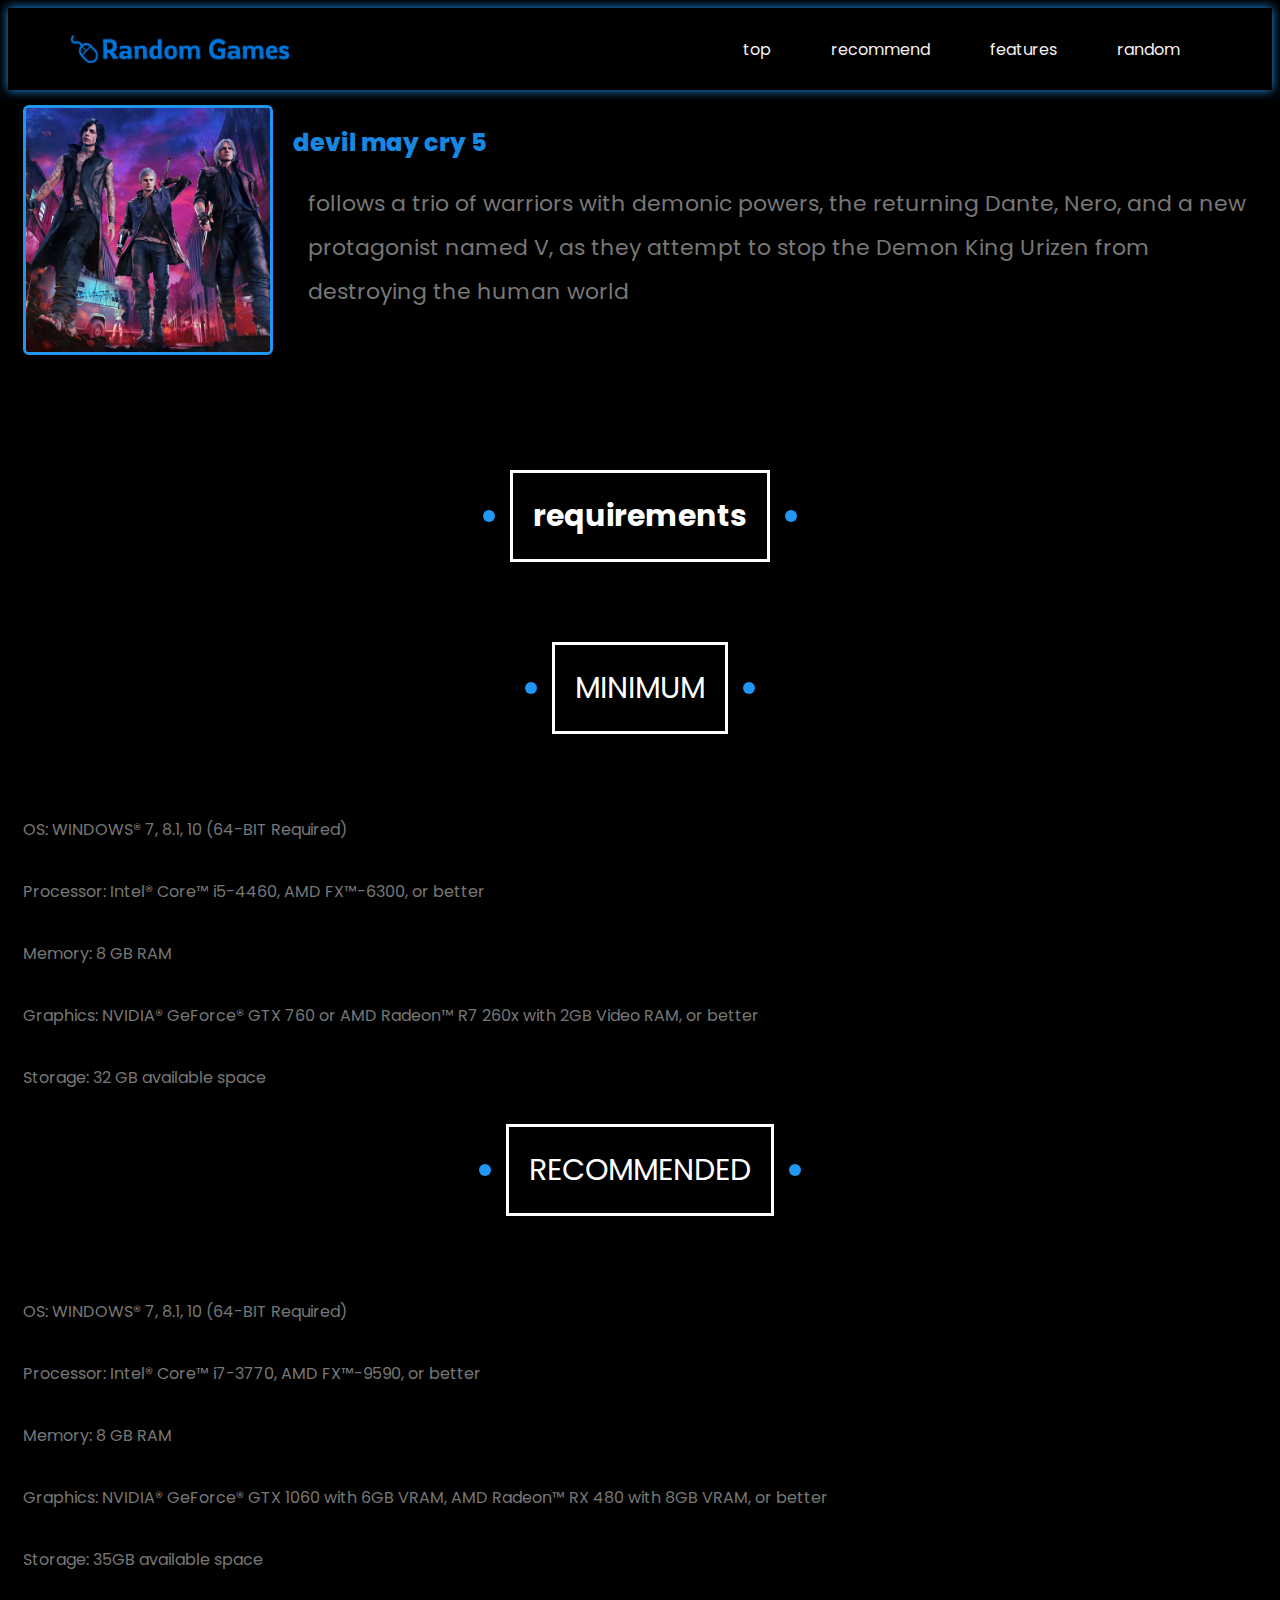
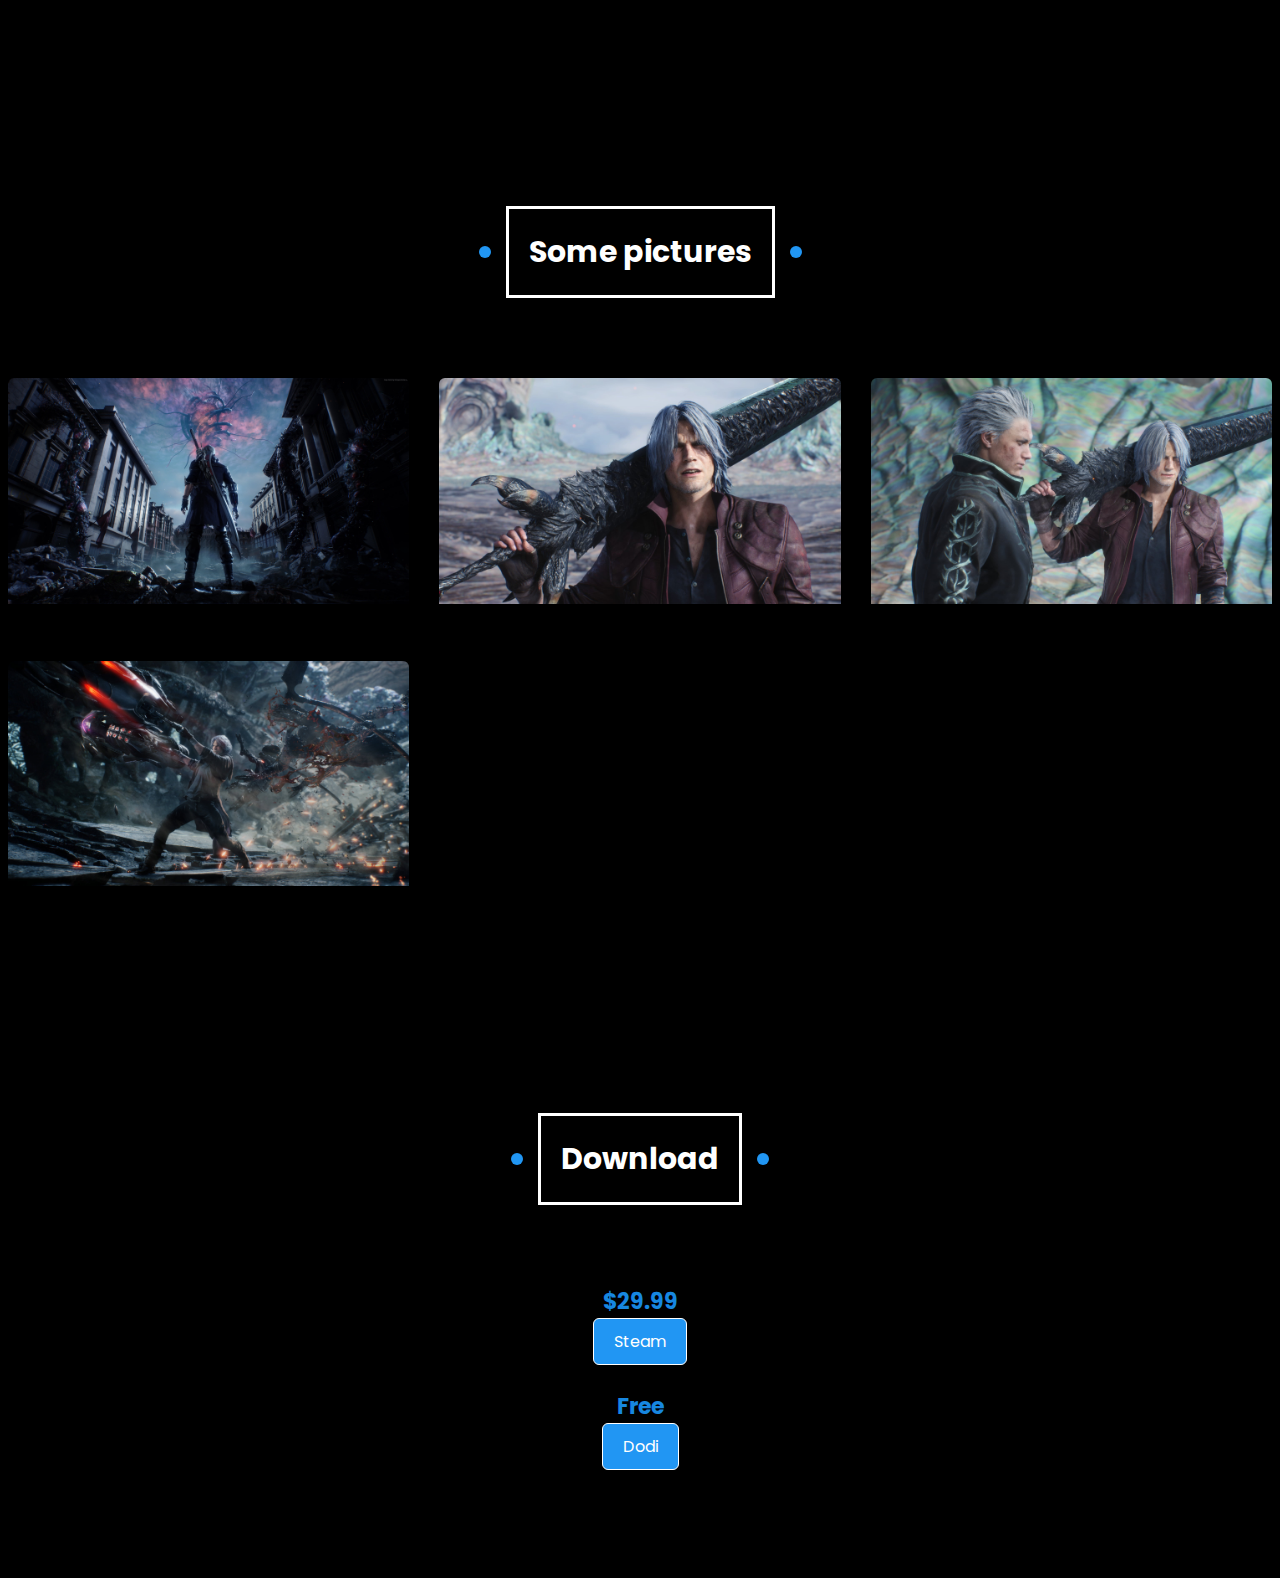
<file: dmc.html>
<!DOCTYPE html>
<html lang="en">
<head>
  <meta charset="UTF-8">
  <meta name="viewport" content="width=device-width, initial-scale=1.0">
  <meta http-equiv="X-UA-Compatible" content="ie=edge">
    <link rel="stylesheet" href="gaming.css">
    <link rel="stylesheet" href="https://cdnjs.cloudflare.com/ajax/libs/font-awesome/6.0.0/css/all.min.css">
    <link rel="preconnect" href="https://fonts.googleapis.com">
<link rel="preconnect" href="https://fonts.gstatic.com" crossorigin>
<link href="https://fonts.googleapis.com/css2?family=Open+Sans:ital,wght@0,400;0,600;0,800;1,700&family=Poppins:ital,wght@0,100;0,200;0,300;0,400;0,500;0,600;0,700;0,800;0,900;1,100;1,200;1,300;1,400;1,500;1,600;1,700;1,800;1,900&display=swap" rel="stylesheet">
<link rel="icon" type="image-5.png" href="rg-website-favicon-color.png">
    <title>RG Devil May Cry5</title>
</head>
<body>
    <div class="header" id="header">
    <div class="container">
            <a href="index.html" class="logo"><img src="random-games-low-resolution-logo-color-on-transparent-background.png" alt="" width="220"></a>
        <ul class="main-nav">
        <li><a href="index.html">top</a></li>
        <li><a href="#recommend">recommend</a></li>
        <li><a href="#features">features</a></li>
        <li><a href="#random">random</a>
        <div class=menu-g>
            <ul class="links">
                <li><a href="games.html">all</a></li>
                <li><a href="theWitcher.html">action</a></li>
                <li><a href="residentEvil3.html">horror</a></li>
                <li><a href="darkSouls.html">bloody</a></li>
                </ul>
                <ul class="links">
                <li><a href="residentEvil7.html">First perspective</a></li>
                <li><a href="darkSouls.html">Difficult</a></li>
                <li><a href="Cyberpunk.html">Adventures</a></li>
                <li><a href="Cyberpunk.html">Gangs</a></li>
            </ul>
        </div>
        </li>
        </ul>
    </div>
    </div>
    <div class="page">
        <div class="container">
    <img src="1613.webp" alt="">
    <div class="text">
        <h2>devil may cry 5</h2>
        <p>follows a trio of warriors with demonic powers, the returning Dante, Nero, and a new protagonist named V, as they attempt to stop the Demon King Urizen from destroying the human world
        </p>
    </div>
        </div>
    </div>
    <div class="system">
        <h3 class="main-title">requirements</h3>
        <ul class="information-requirements">
          <p class="main-title">MINIMUM</p>
         <li> OS: WINDOWS® 7, 8.1, 10 (64-BIT Required)
          </li>
          <li>Processor: Intel® Core™ i5-4460, AMD FX™-6300, or better
          </li>
          <li>Memory: 8 GB RAM
          </li>
          <li>Graphics: NVIDIA® GeForce® GTX 760 or AMD Radeon™ R7 260x with 2GB Video RAM, or better
          </li>
          <li>Storage: 32 GB available space</li>
          <p class="main-title">RECOMMENDED</p>
          <li>OS: WINDOWS® 7, 8.1, 10 (64-BIT Required)
          </li>
          <li>Processor: Intel® Core™ i7-3770, AMD FX™-9590, or better
          </li>
          <li>Memory: 8 GB RAM
          </li>
          <li>Graphics: NVIDIA® GeForce® GTX 1060 with 6GB VRAM, AMD Radeon™ RX 480 with 8GB VRAM, or better
          </li>
          <li>Storage: 35GB available space
          </li>
        </ul>
        </div>
        <div class="content-img">
        <h3 class="main-title">Some pictures</h3>
        <div class="game-img">
            <div class="box">
              <img srcset="" src="wallpaperflare.com_wallpaper.jpg" alt="">
             </div>
         <div class="box">
               <img srcset="" src="wallpaperflare.com_wallpaper (1).jpg" alt="">
             </div>
            <div class="box">
        <img srcset="" src="wallpaperflare.com_wallpaper (3).jpg" alt="">
        </div>
        <div class="box">
            <img srcset="" src="wallpaperflare.com_wallpaper (2).jpg" alt="">
            </div>
        </div>
        </div>
        <div class="download">
        <h3 class="main-title">Download</h3>
        <div class="c-download">
        <span class="price">$29.99</span>
        <div class="link">
        <a  href="https://store.steampowered.com/app/601150/Devil_May_Cry_5/">Steam</a>
        </div>
        </div>
        <br>
        <div class="c-download">
            <span class="price">Free</span>
            <div class="link">
            <a  href="https://dodi-repacks.site/2020/12/">Dodi</a>
            </div>
            </div>
        </div>
</body>
</html>
</file>
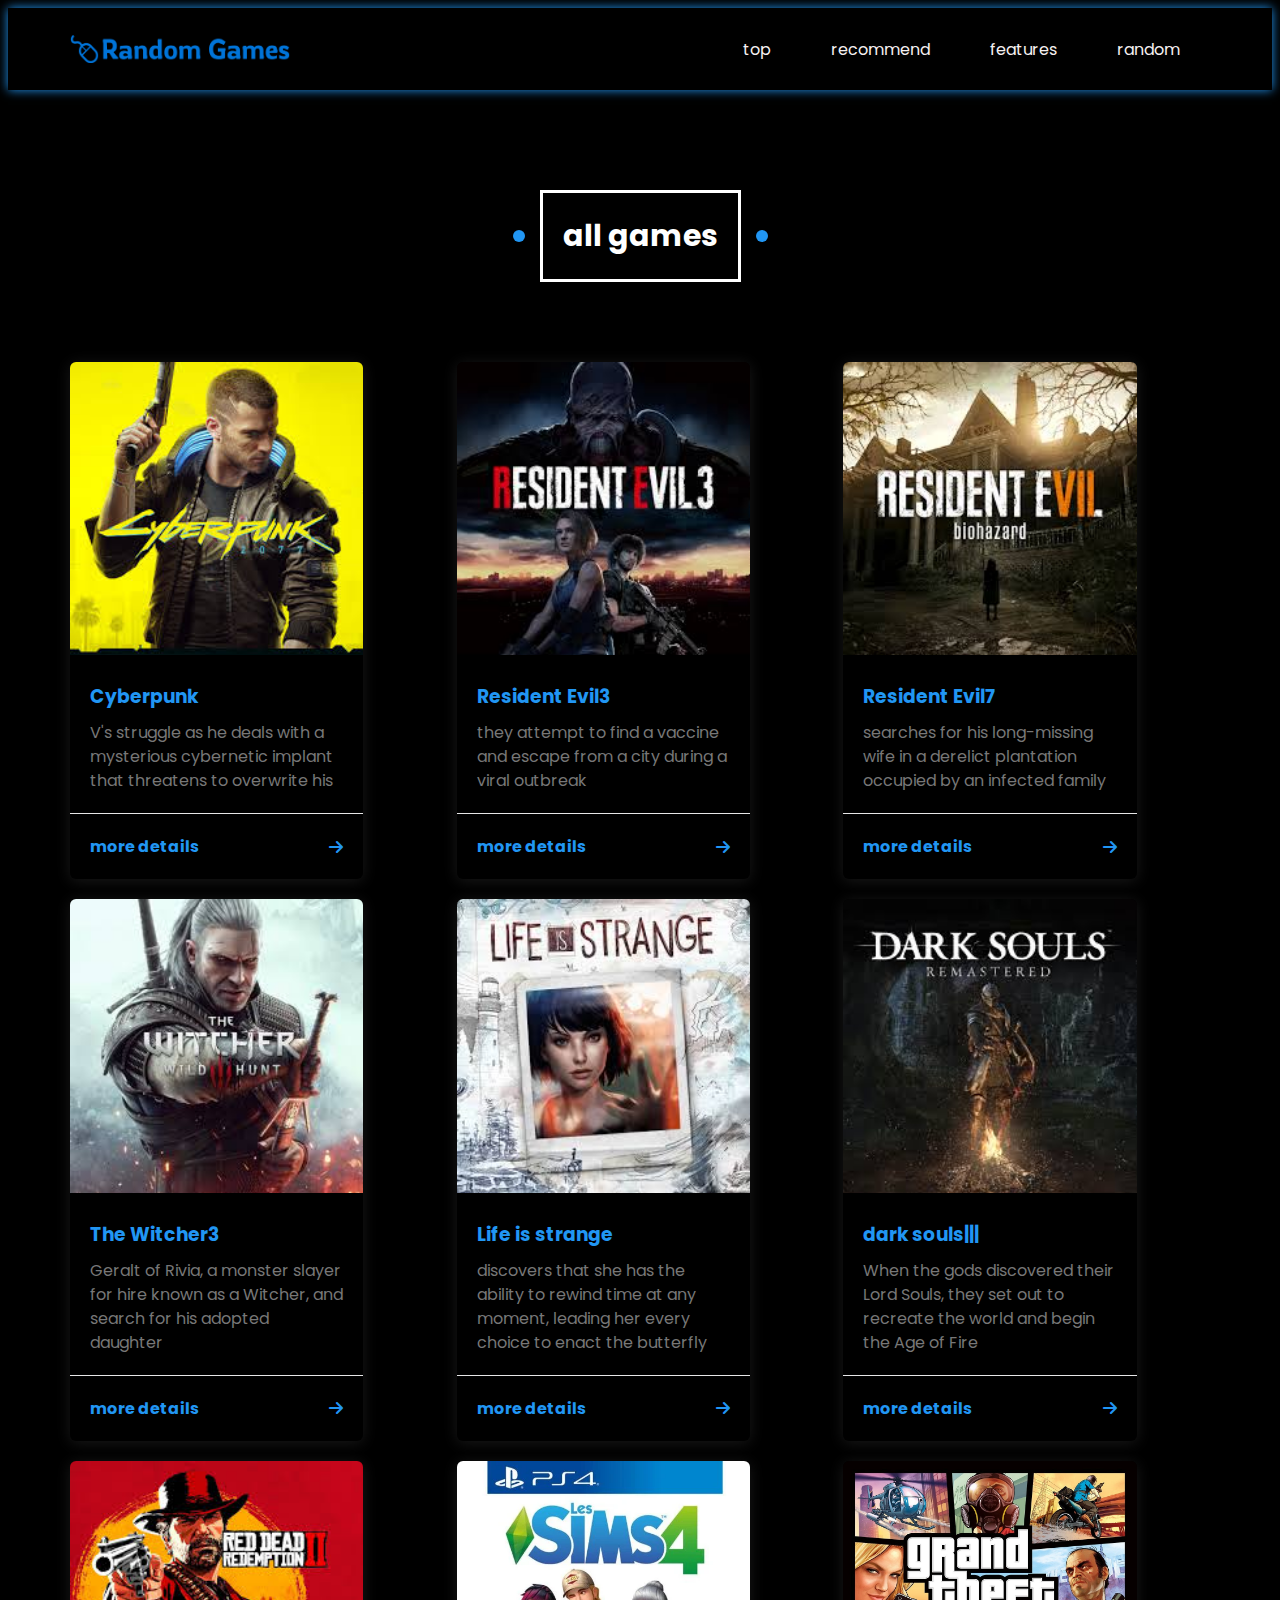
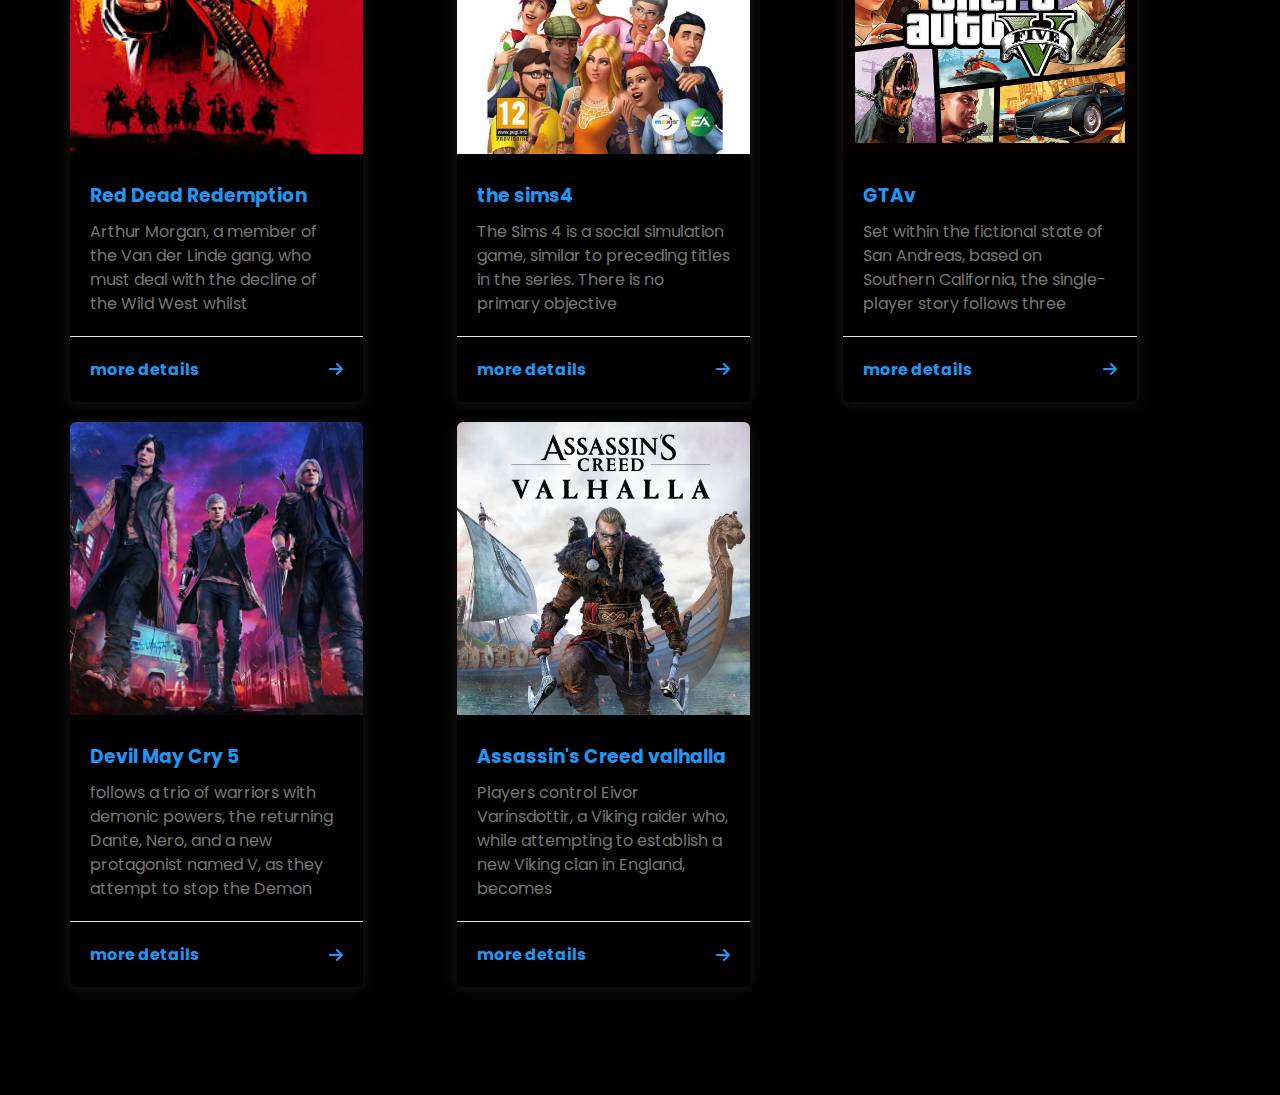
<file: games.html>
<!DOCTYPE html>
<html>

<head>
  <meta charset="UTF-8">
  <meta name="viewport" content="width=device-width, initial-scale=1">
  <title> RG All Games</title>
  <link rel="stylesheet" href="all.css">
  <link rel="stylesheet" href="https://cdnjs.cloudflare.com/ajax/libs/font-awesome/6.0.0/css/all.min.css">
    <link rel="preconnect" href="https://fonts.googleapis.com">
<link rel="preconnect" href="https://fonts.gstatic.com" crossorigin>
<link href="https://fonts.googleapis.com/css2?family=Open+Sans:ital,wght@0,400;0,600;0,800;1,700&family=Poppins:ital,wght@0,100;0,200;0,300;0,400;0,500;0,600;0,700;0,800;0,900;1,100;1,200;1,300;1,400;1,500;1,600;1,700;1,800;1,900&display=swap" rel="stylesheet">
<link rel="icon" type="image-5.png" href="rg-website-favicon-color.png">

</head>
<body>
   <div class="header" id="header">
    <div class="container">
      <a href="index.html" class="logo"><img src="random-games-low-resolution-logo-color-on-transparent-background.png" alt="" width="220"></a>
      <ul class="main-nav">
      <li><a href="index.html">top</a></li>
      <li><a href="#recommend">recommend</a></li>
      <li><a href="#features">features</a></li>
       <li><a href="#random">random</a>
       <div class=menu-g>
           <ul class="links">
             <li><a href="games.html">all</a></li>
             <li><a href="theWitcher.html">action</a></li>
             <li><a href="residentEvil7.html">horror</a></li>
             <li><a href="darkSouls.html">bloody</a></li>
           </ul>
           <ul class="links">
             <li><a href="residentEvil7.html">First perspective</a></li>
             <li><a href="darkSouls.html">Difficult</a></li>
             <li><a href="Cyberpunk.html">Adventures</a></li>
             <li><a href="Cyberpunk.html">Gangs</a></li>
           </ul>
       </div>
       </li>
      </ul>
    </div>
  </div>
<div class="top">
  <h1 class="main-title">all games</h1>
      <div class="container">
      <div class="box">
        <img srcset="" src="game1.jpeg" alt="">
        <div class="content">
          <h3>Cyberpunk </h3>
          <p>V's struggle as he deals with a mysterious cybernetic implant that threatens to overwrite his</p>
        </div>
        <div class="info">
          <a href="Cyberpunk.html">more details</a>
          <i class="fa-solid fa-arrow-right"></i>
        </div>
      </div>
      <div class="box">
        <img srcset="" src="game2.jpg" alt="">
        <div class="content">
          <h3>Resident Evil3 </h3>
          <p>they attempt to find a vaccine and escape from a city during a viral outbreak</p>
        </div>
        <div class="info">
          <a href="residentEvil3.html">more details</a>
          <i class="fa-solid fa-arrow-right"></i>
        </div>
      </div>
      <div class="box">
        <img srcset="" src="game3.jpeg" alt="">
        <div class="content">
          <h3>Resident Evil7 </h3>
          <p>searches for his long-missing wife in a derelict plantation occupied by an infected family</p>
        </div>
        <div class="info">
          <a href="residentEvil7.html">more details</a>
          <i class="fa-solid fa-arrow-right"></i>
        </div>
      </div>
      <div class="box">
        <img srcset="" src="game4.jpeg" alt="">
        <div class="content">
          <h3>The Witcher3 </h3>
          <p>Geralt of Rivia, a monster slayer for hire known as a Witcher, and search for his adopted daughter</p>
        </div>
        <div class="info">
          <a href="theWitcher.html">more details</a>
          <i class="fa-solid fa-arrow-right"></i>
        </div>
      </div>
      <div class="box">
        <img srcset="" src="game5.jpeg" alt="">
        <div class="content">
          <h3>Life is strange </h3>
          <p>discovers that she has the ability to rewind time at any moment, leading her every choice to enact the butterfly </p>
        </div>
        <div class="info">
          <a href="LifeIsStrange.html">more details</a>
          <i class="fa-solid fa-arrow-right"></i>
        </div>
      </div>
      <div class="box">
        <img srcset="" src="game6.jpg" alt="">
        <div class="content">
          <h3>dark souls||| </h3>
          <p>When the gods discovered their Lord Souls, they set out to recreate the world and begin the Age of Fire</p>
        </div>
        <div class="info">
          <a href="darkSouls.html">more details</a>
          <i class="fa-solid fa-arrow-right"></i>
        </div>
      </div>
      <div class="box">
        <img srcset="" src="game7.jpg" alt="">
        <div class="content">
          <h3>Red Dead Redemption</h3>
          <p>Arthur Morgan, a member of the Van der Linde gang, who must deal with the decline of the Wild West whilst</p>
        </div>
        <div class="info">
          <a href="red.html">more details</a>
          <i class="fa-solid fa-arrow-right"></i>
        </div>
      </div>
              <div class="box">
        <img srcset="" src="5030945122418-photosite-20200727-172314-0.webp" alt="">
        <div class="content">
          <h3>the sims4 </h3>
          <p>The Sims 4 is a social simulation game, similar to preceding titles in the series. There is no primary objective</p>
        </div>
        <div class="info">
          <a href="thesims.html">more details</a>
          <i class="fa-solid fa-arrow-right"></i>
        </div>
      </div>
      <div class="box">
        <img srcset="" src="gta-5-button-2021-1639777058682.jpg" alt="">
        <div class="content">
          <h3>GTAv</h3>
          <p>Set within the fictional state of San Andreas, based on Southern California, the single-player story follows three </p>
        </div>
        <div class="info">
          <a href="gtav.html">more details</a>
          <i class="fa-solid fa-arrow-right"></i>
        </div>
      </div>
      <div class="box">
        <img srcset="" src="1613.webp" alt="">
        <div class="content">
          <h3>Devil May Cry 5</h3>
          <p>follows a trio of warriors with demonic powers, the returning Dante, Nero, and a new protagonist named V, as they attempt to stop the Demon </p>
        </div>
        <div class="info">
          <a href="dmc.html">more details</a>
          <i class="fa-solid fa-arrow-right"></i>
        </div>
      </div>
      <div class="box">
        <img srcset="" src="EDtkdijFRwbmGKk1G9lrDoEF.webp" alt="">
        <div class="content">
          <h3>Assassin's Creed valhalla</h3>
          <p>Players control Eivor Varinsdottir, a Viking raider who, while attempting to establish a new Viking clan in England, becomes</p>
        </div>
        <div class="info">
          <a href="ac_valhalla.html">more details</a>
          <i class="fa-solid fa-arrow-right"></i>
        </div>
      </div>
    </div>
</div>
</body>

</html>
</file>
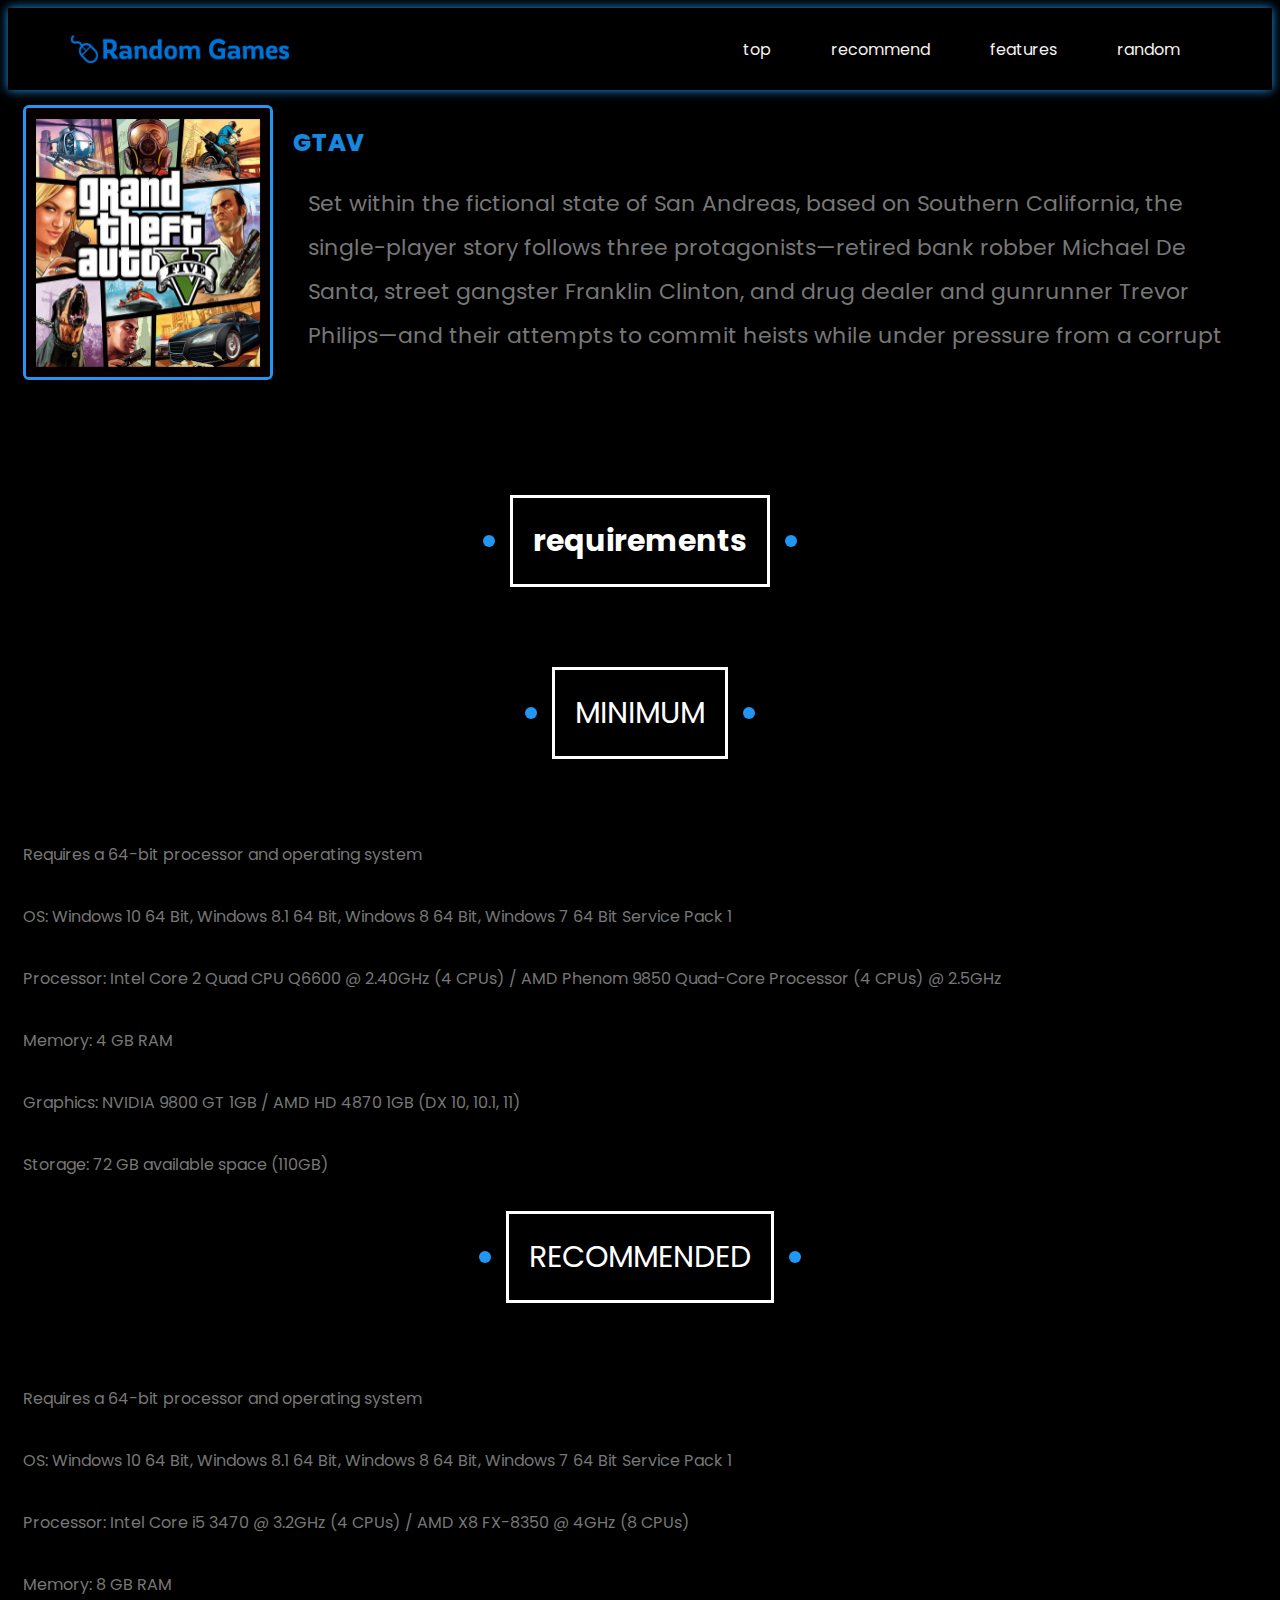
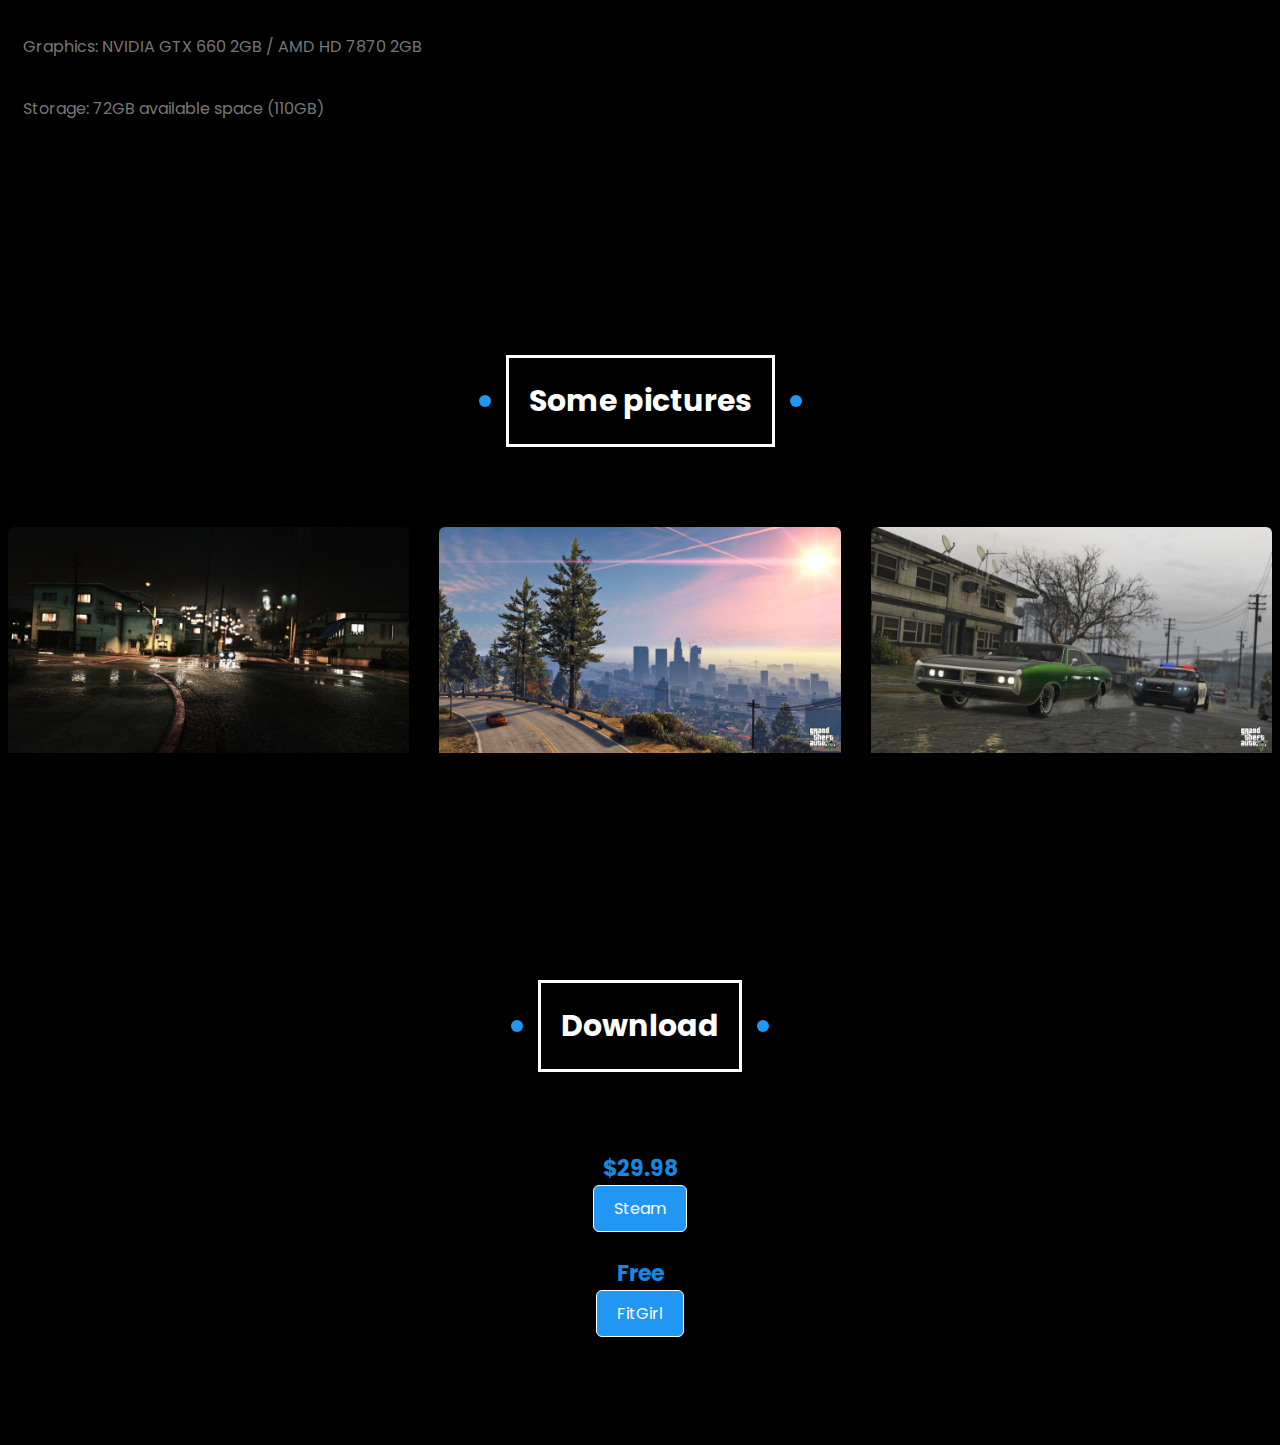
<file: gtav.html>
<!DOCTYPE html>
<html lang="en">
<head>
  <meta charset="UTF-8">
  <meta name="viewport" content="width=device-width, initial-scale=1.0">
  <meta http-equiv="X-UA-Compatible" content="ie=edge">
    <link rel="stylesheet" href="gaming.css">
    <link rel="stylesheet" href="https://cdnjs.cloudflare.com/ajax/libs/font-awesome/6.0.0/css/all.min.css">
    <link rel="preconnect" href="https://fonts.googleapis.com">
<link rel="preconnect" href="https://fonts.gstatic.com" crossorigin>
<link href="https://fonts.googleapis.com/css2?family=Open+Sans:ital,wght@0,400;0,600;0,800;1,700&family=Poppins:ital,wght@0,100;0,200;0,300;0,400;0,500;0,600;0,700;0,800;0,900;1,100;1,200;1,300;1,400;1,500;1,600;1,700;1,800;1,900&display=swap" rel="stylesheet">
<link rel="icon" type="image-5.png" href="rg-website-favicon-color.png">
    <title>RG GTAV</title>
</head>
<body>
    <div class="header" id="header">
    <div class="container">
            <a href="index.html" class="logo"><img src="random-games-low-resolution-logo-color-on-transparent-background.png" alt="" width="220"></a>
        <ul class="main-nav">
        <li><a href="index.html">top</a></li>
        <li><a href="#recommend">recommend</a></li>
        <li><a href="#features">features</a></li>
        <li><a href="#random">random</a>
        <div class=menu-g>
            <ul class="links">
                <li><a href="games.html">all</a></li>
                <li><a href="theWitcher.html">action</a></li>
                <li><a href="residentEvil3.html">horror</a></li>
                <li><a href="darkSouls.html">bloody</a></li>
                </ul>
                <ul class="links">
                <li><a href="residentEvil7.html">First perspective</a></li>
                <li><a href="darkSouls.html">Difficult</a></li>
                <li><a href="Cyberpunk.html">Adventures</a></li>
                <li><a href="Cyberpunk.html">Gangs</a></li>
            </ul>
        </div>
        </li>
        </ul>
    </div>
    </div>
    <div class="page">
        <div class="container">
    <img src="gta-5-button-2021-1639777058682.jpg" alt="">
    <div class="text">
        <h2>GTAV</h2>
        <p>Set within the fictional state of San Andreas, based on Southern California, the single-player story follows three protagonists—retired bank robber Michael De Santa, street gangster Franklin Clinton, and drug dealer and gunrunner Trevor Philips—and their attempts to commit heists while under pressure from a corrupt
        </p>
    </div>
        </div>
    </div>
    <div class="system">
        <h3 class="main-title">requirements</h3>
        <ul class="information-requirements">
          <p class="main-title">MINIMUM</p>
          <li>Requires a 64-bit processor and operating system
          </li>
          <li>OS: Windows 10 64 Bit, Windows 8.1 64 Bit, Windows 8 64 Bit, Windows 7 64 Bit Service Pack 1
          </li>
          <li>Processor: Intel Core 2 Quad CPU Q6600 @ 2.40GHz (4 CPUs) / AMD Phenom 9850 Quad-Core Processor (4 CPUs) @ 2.5GHz
          </li>
          <li>Memory: 4 GB RAM
          </li>
          <li>Graphics: NVIDIA 9800 GT 1GB / AMD HD 4870 1GB (DX 10, 10.1, 11)
          </li>
          <li>Storage: 72 GB available space (110GB)</li>
          <p class="main-title">RECOMMENDED</p>
          <li>Requires a 64-bit processor and operating system
          </li>
          <li>OS: Windows 10 64 Bit, Windows 8.1 64 Bit, Windows 8 64 Bit, Windows 7 64 Bit Service Pack 1
          </li>
          <li>Processor: Intel Core i5 3470 @ 3.2GHz (4 CPUs) / AMD X8 FX-8350 @ 4GHz (8 CPUs)
          </li>
          <li>Memory: 8 GB RAM
          </li>
          <li>Graphics: NVIDIA GTX 660 2GB / AMD HD 7870 2GB
          </li>
          <li>Storage: 72GB available space (110GB)
          </li>
        </ul>
        </div>
        <div class="content-img">
        <h3 class="main-title">Some pictures</h3>
        <div class="game-img">
            <div class="box">
                <img srcset="" src="gta_wallpaperflare.com_wallpaper (1).jpg" alt="">
                </div>
                <div class="box">
                    <img srcset="" src="gta_wallpaperflare.com_wallpaper.jpg" alt="">
                    </div>
                    <div class="box">
                        <img srcset="" src="gta_wallpaperflare.com_wallpaper (2).jpg" alt="">
                        </div>
        </div>
        </div>
        <div class="download">
        <h3 class="main-title">Download</h3>
        <div class="c-download">
        <span class="price">$29.98</span>
        <div class="link">
        <a  href="https://store.steampowered.com/app/271590/Grand_Theft_Auto_V/">Steam</a>
        </div>
        </div>
        <br>
        <div class="c-download">
            <span class="price">Free</span>
            <div class="link">
            <a  href="https://fitgirl-repacks.site/gta-v-ultra-repack-v2-1x-details/">FitGirl</a>
            </div>
            </div>
        </div>
</body>
</html>
</file>
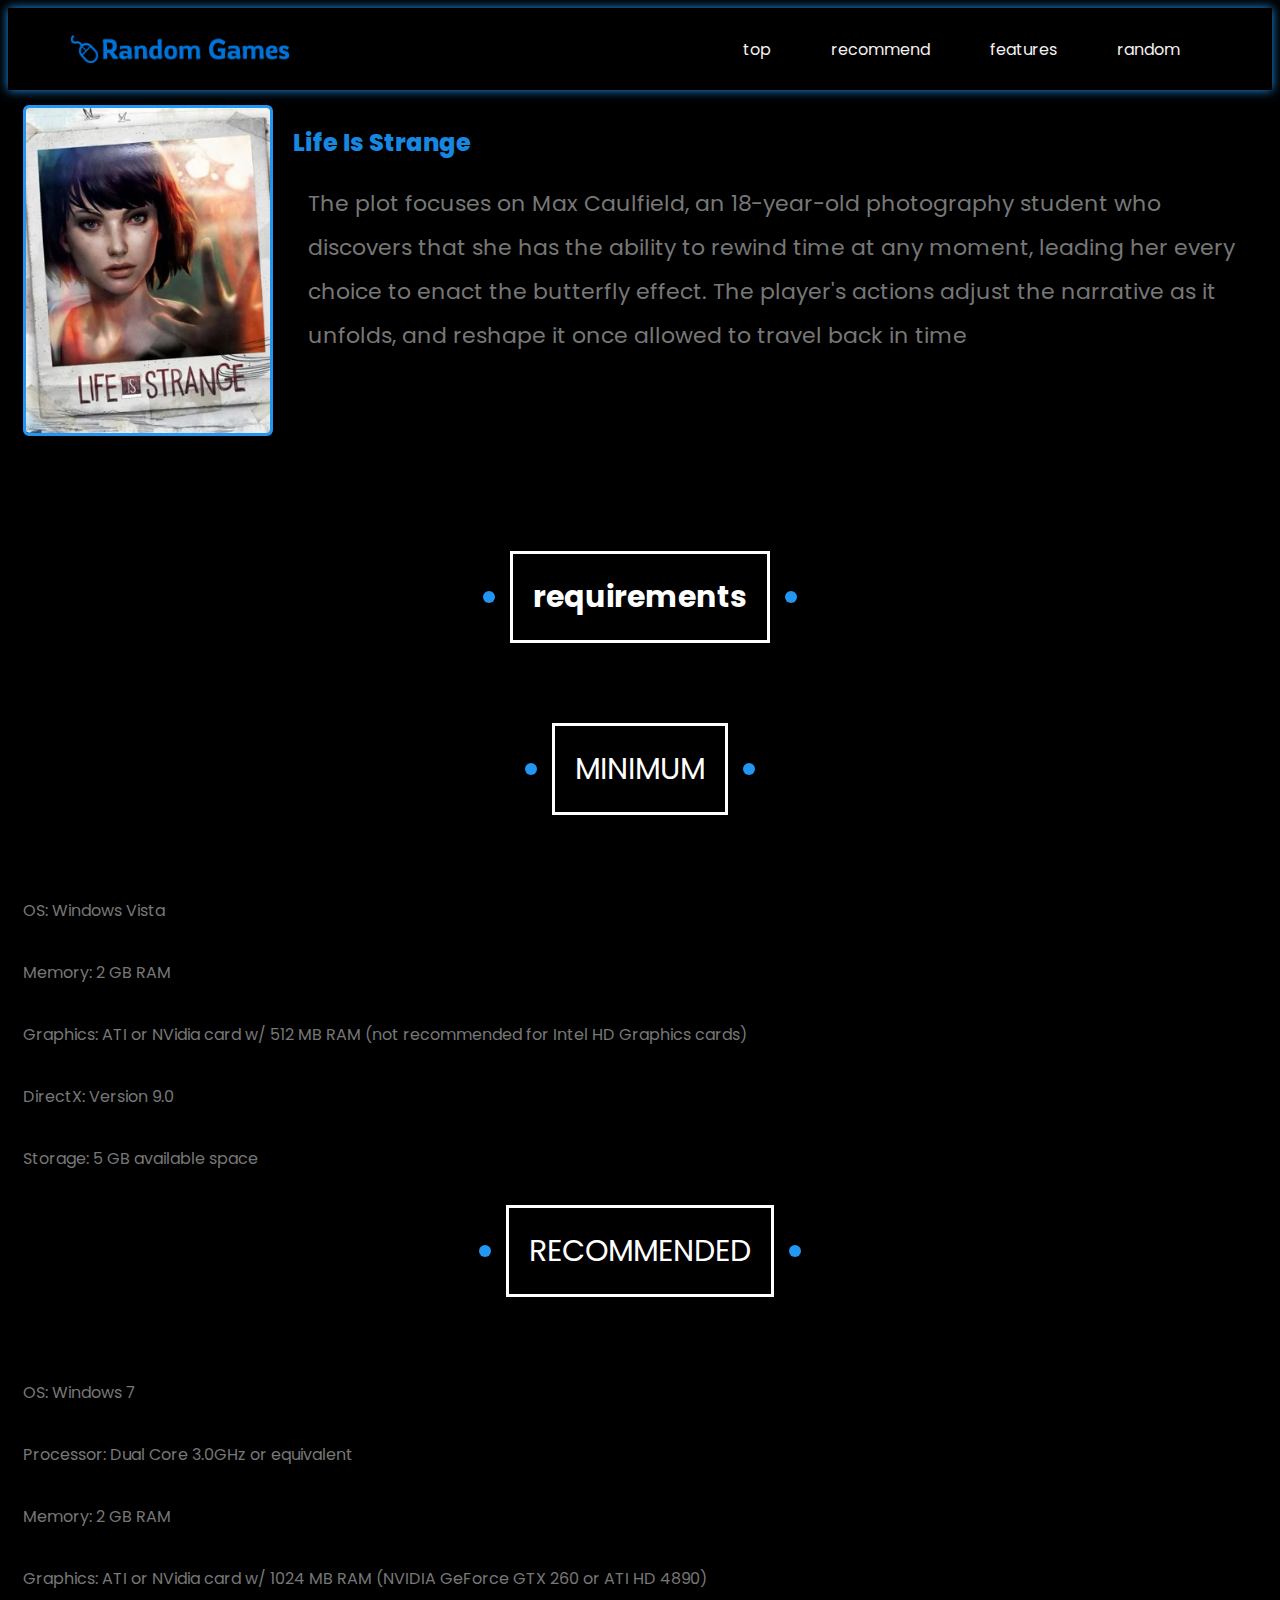
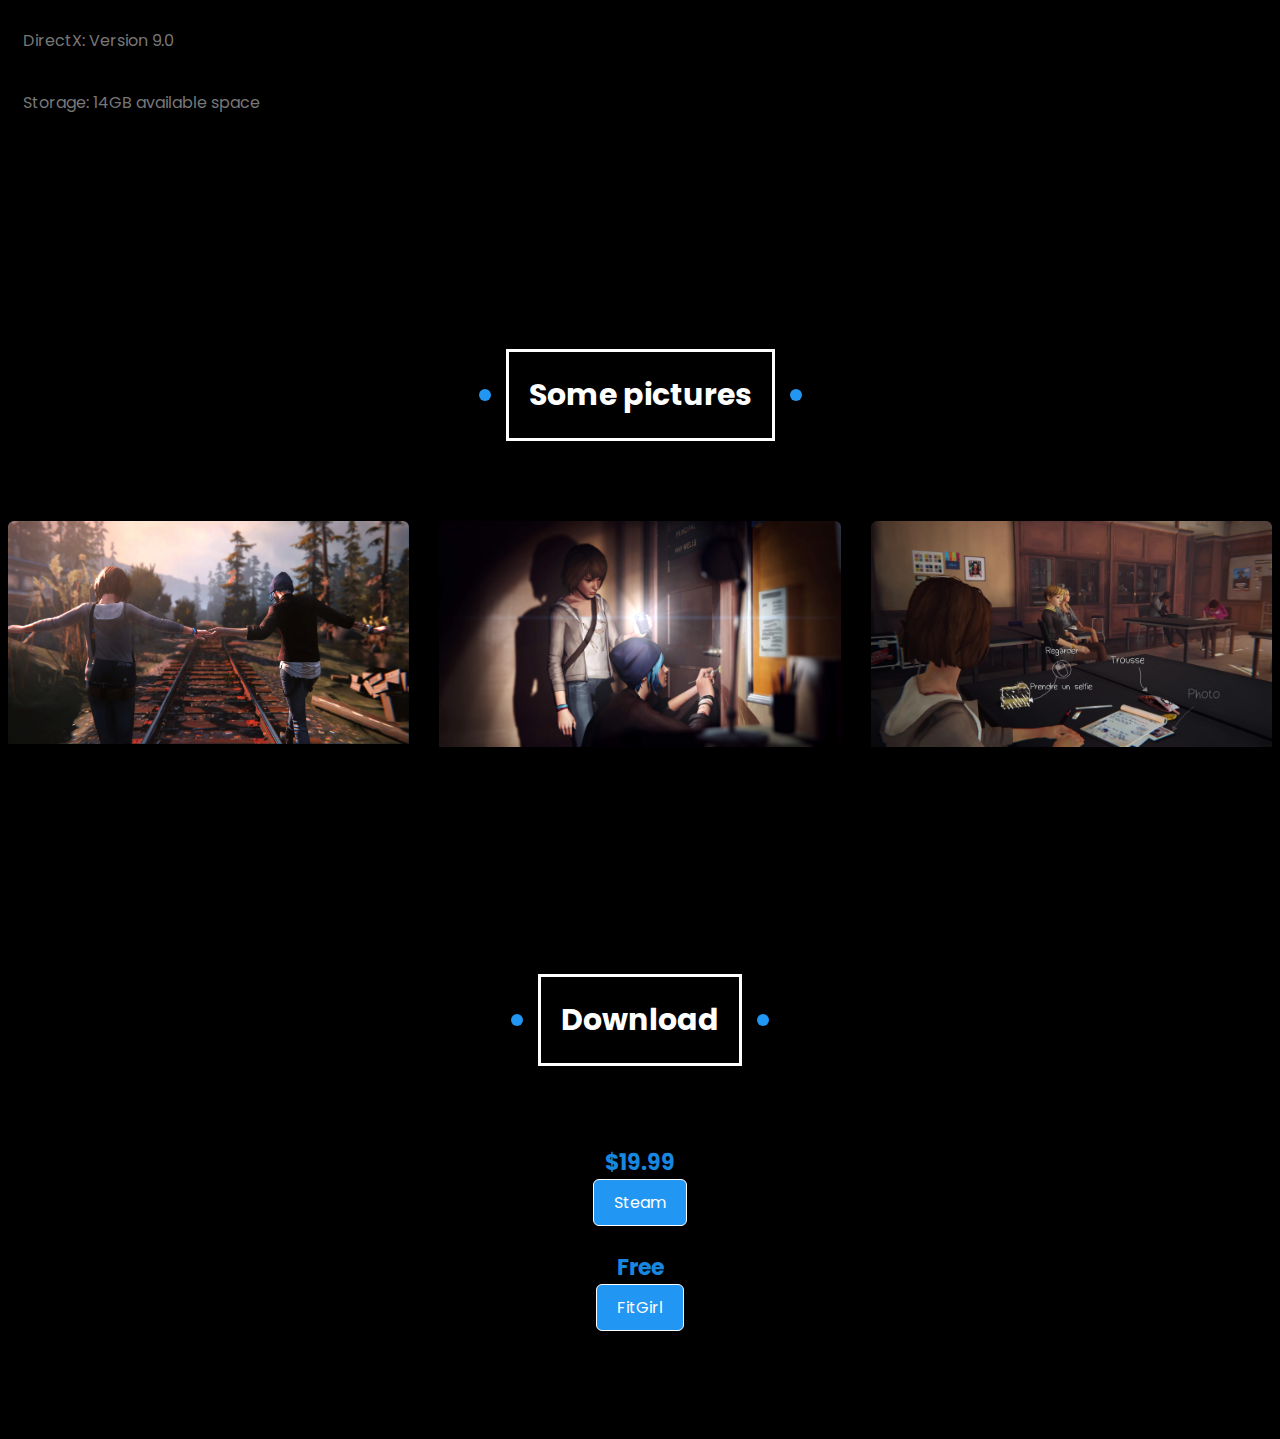
<file: LifeIsStrange.html>
<!DOCTYPE html>
<html lang="en">
<head>
  <meta charset="UTF-8">
  <meta name="viewport" content="width=device-width, initial-scale=1.0">
  <meta http-equiv="X-UA-Compatible" content="ie=edge">
    <link rel="stylesheet" href="gaming.css">
    <link rel="stylesheet" href="https://cdnjs.cloudflare.com/ajax/libs/font-awesome/6.0.0/css/all.min.css">
    <link rel="preconnect" href="https://fonts.googleapis.com">
<link rel="preconnect" href="https://fonts.gstatic.com" crossorigin>
<link href="https://fonts.googleapis.com/css2?family=Open+Sans:ital,wght@0,400;0,600;0,800;1,700&family=Poppins:ital,wght@0,100;0,200;0,300;0,400;0,500;0,600;0,700;0,800;0,900;1,100;1,200;1,300;1,400;1,500;1,600;1,700;1,800;1,900&display=swap" rel="stylesheet">
<link rel="icon" type="image-5.png" href="rg-website-favicon-color.png">
    <title>RG life is strange</title>
</head>
<body>
    <div class="header" id="header">
    <div class="container">
            <a href="index.html" class="logo"><img src="random-games-low-resolution-logo-color-on-transparent-background.png" alt="" width="220"></a>
        <ul class="main-nav">
        <li><a href="index.html">top</a></li>
        <li><a href="#recommend">recommend</a></li>
        <li><a href="#features">features</a></li>
        <li><a href="#random">random</a>
        <div class=menu-g>
            <ul class="links">
                <li><a href="games.html">all</a></li>
                <li><a href="theWitcher.html">action</a></li>
                <li><a href="residentEvil3.html">horror</a></li>
                <li><a href="darkSouls.html">bloody</a></li>
                </ul>
                <ul class="links">
                <li><a href="residentEvil7.html">First perspective</a></li>
                <li><a href="darkSouls.html">Difficult</a></li>
                <li><a href="Cyberpunk.html">Adventures</a></li>
                <li><a href="Cyberpunk.html">Gangs</a></li>
            </ul>
        </div>
        </li>
        </ul>
    </div>
    </div>
    <div class="page">
        <div class="container">
    <img src="388259.webp" alt="">
    <div class="text">
        <h2> Life Is Strange</h2>
        <p>The plot focuses on Max Caulfield, an 18-year-old photography student who discovers that she has the ability to rewind time at any moment, leading her every choice to enact the butterfly effect. The player's actions adjust the narrative as it unfolds, and reshape it once allowed to travel back in time
        </p>
    </div>
        </div>
    </div>
    <div class="system">
        <h3 class="main-title">requirements</h3>
        <ul class="information-requirements">
          <p class="main-title">MINIMUM</p>
          <li>OS: Windows Vista
          </li>
          <li>Memory: 2 GB RAM
          </li>
          <li>Graphics: ATI or NVidia card w/ 512 MB RAM (not recommended for Intel HD Graphics cards)
          </li>
          <li>DirectX: Version 9.0
          </li>
          <li>Storage: 5 GB available space
          </li>
          <p class="main-title">RECOMMENDED</p>
          <li>OS: Windows 7
          </li>
          <li>Processor: Dual Core 3.0GHz or equivalent
          </li>
          <li>Memory: 2 GB RAM
          </li>
          <li>Graphics: ATI or NVidia card w/ 1024 MB RAM (NVIDIA GeForce GTX 260 or ATI HD 4890)
          </li>
          <li>DirectX: Version 9.0
          </li>
          <li>Storage: 14GB available space
          </li>
        </ul>
        </div>
        <div class="content-img">
        <h3 class="main-title">Some pictures</h3>
        <div class="game-img">
            <div class="box">
                <img srcset="" src="life-is-strange.webp" alt="">
                </div>
                <div class="box">
                    <img srcset="" src="a9a27aba25209c20f3aa6cccd213a1b9.jpg" alt="">
                    </div>
                    <div class="box">
                        <img srcset="" src="life-is-strange_test_03.jpg" alt="">
                        </div>
        </div>
        </div>
        <div class="download">
        <h3 class="main-title">Download</h3>
        <div class="c-download">
        <span class="price">$19.99</span>
        <div class="link">
        <a  href="https://store.steampowered.com/app/319630/Life_is_Strange__Episode_1/">Steam</a>
        </div>
        </div>
        <br>
        <div class="c-download">
            <span class="price">Free</span>
            <div class="link">
            <a  href="https://fitgirlrepacks.pro/life-is-strange-complete-season-1-episodes-1-5/ ">FitGirl</a>
            </div>
            </div>
        </div>
</body>
</html>
</file>
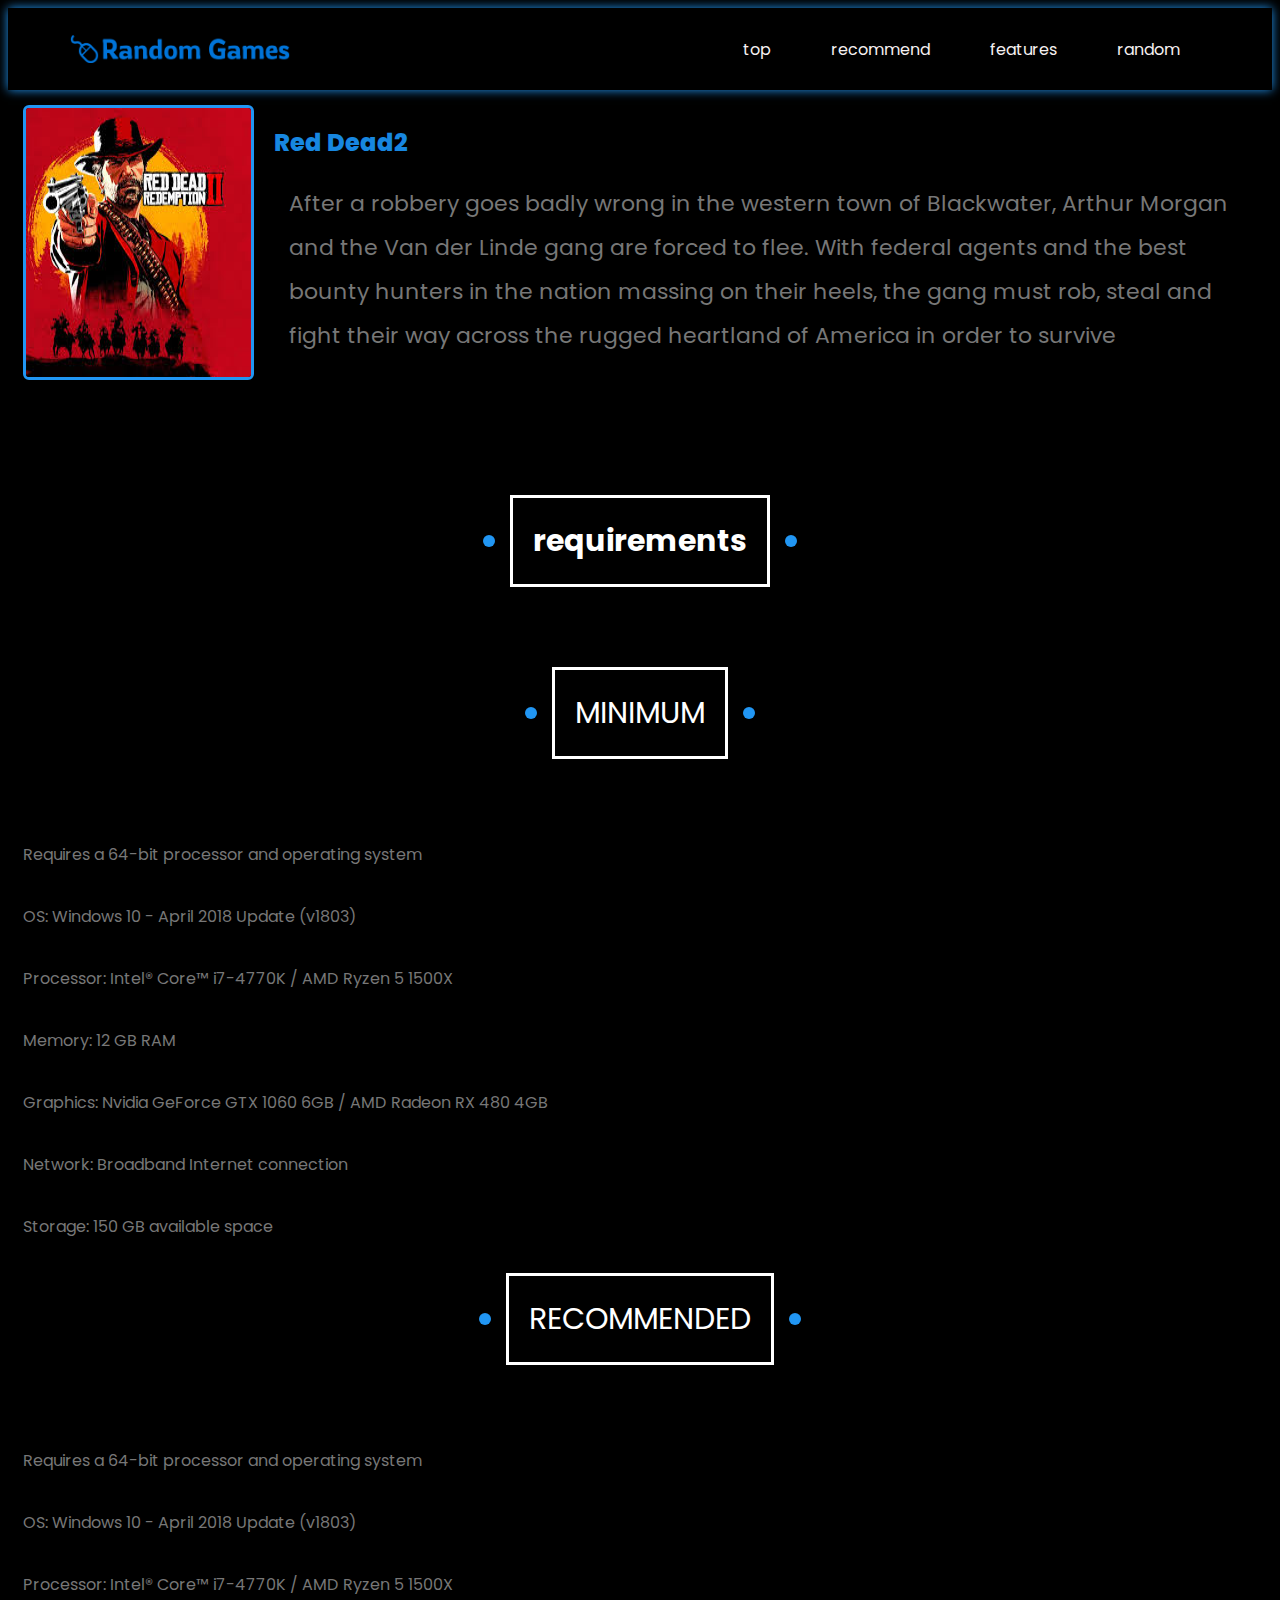
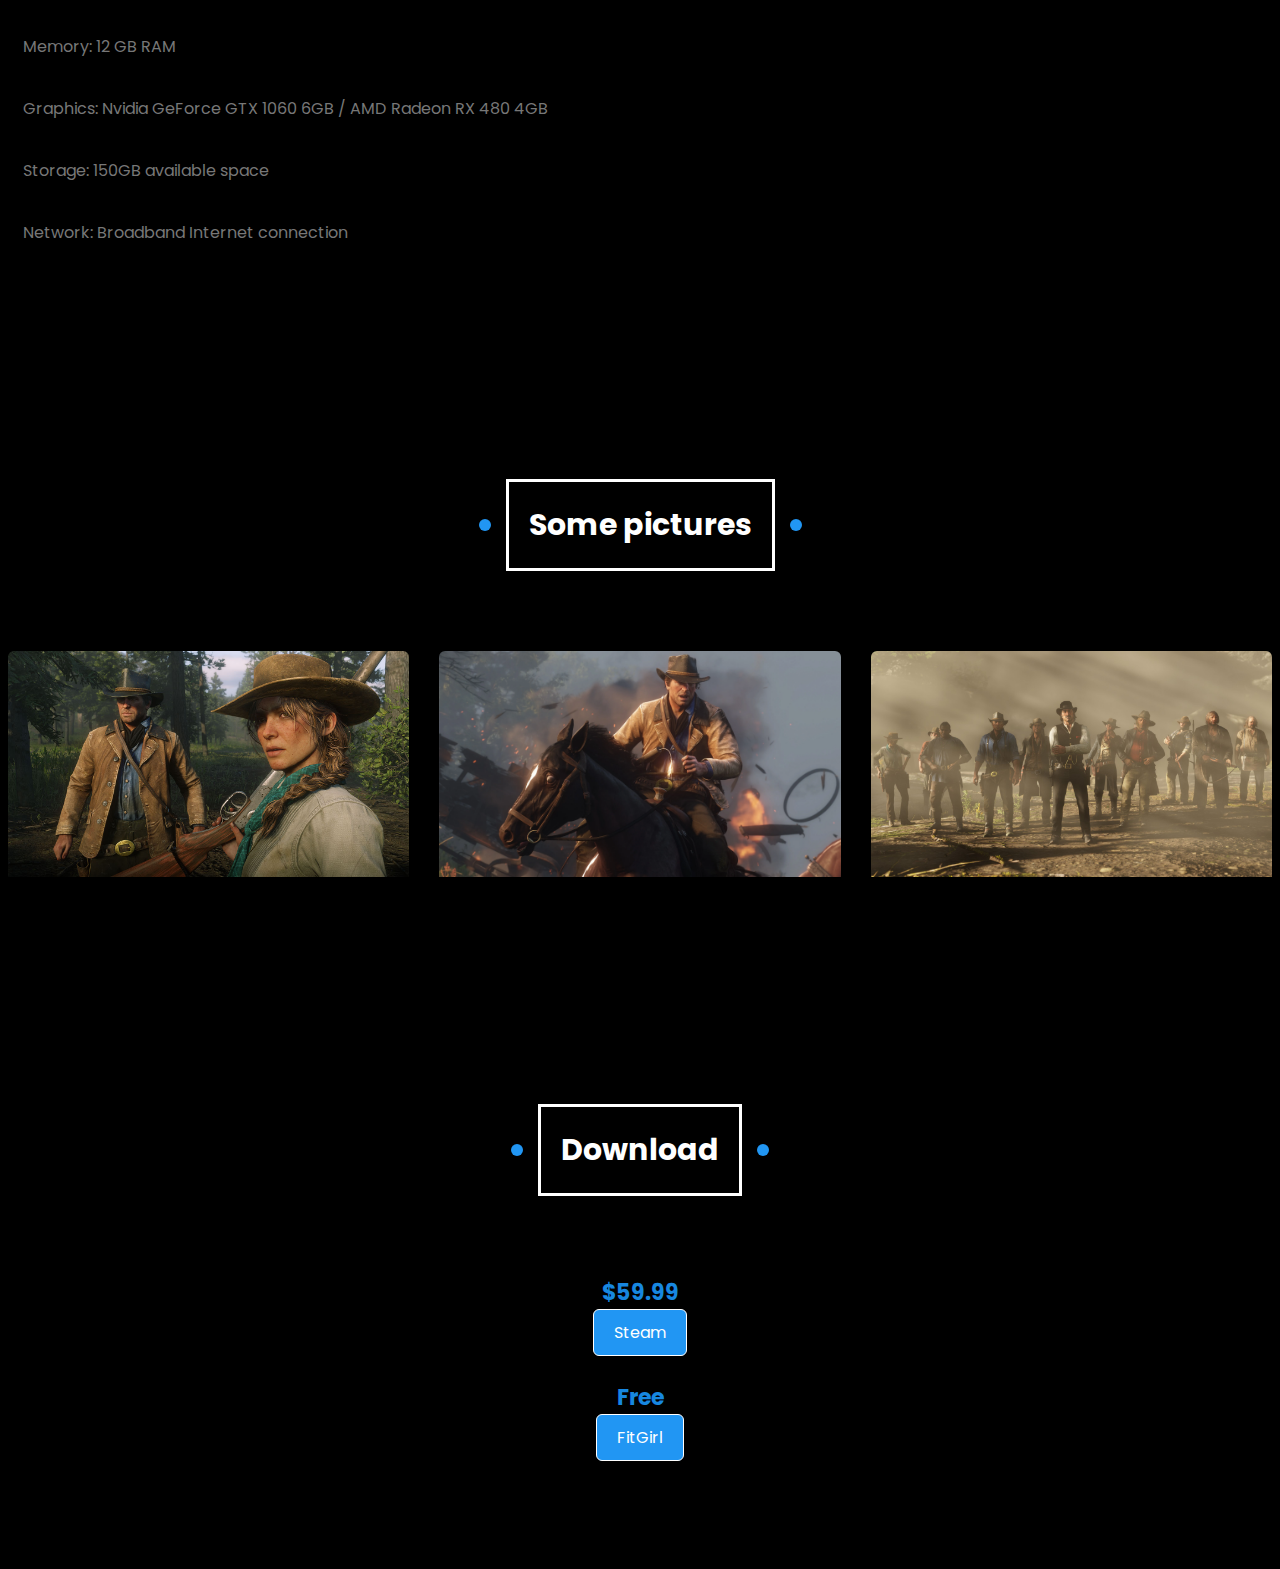
<file: red.html>
<!DOCTYPE html>
<html lang="en">
<head>
  <meta charset="UTF-8">
  <meta name="viewport" content="width=device-width, initial-scale=1.0">
  <meta http-equiv="X-UA-Compatible" content="ie=edge">
    <link rel="stylesheet" href="gaming.css">
    <link rel="stylesheet" href="https://cdnjs.cloudflare.com/ajax/libs/font-awesome/6.0.0/css/all.min.css">
    <link rel="preconnect" href="https://fonts.googleapis.com">
<link rel="preconnect" href="https://fonts.gstatic.com" crossorigin>
<link href="https://fonts.googleapis.com/css2?family=Open+Sans:ital,wght@0,400;0,600;0,800;1,700&family=Poppins:ital,wght@0,100;0,200;0,300;0,400;0,500;0,600;0,700;0,800;0,900;1,100;1,200;1,300;1,400;1,500;1,600;1,700;1,800;1,900&display=swap" rel="stylesheet">
<link rel="icon" type="image-5.png" href="rg-website-favicon-color.png">
    <title>RG Red Dead2</title>
</head>
<body>
    <div class="header" id="header">
    <div class="container">
            <a href="index.html" class="logo"><img src="random-games-low-resolution-logo-color-on-transparent-background.png" alt="" width="220"></a>
        <ul class="main-nav">
        <li><a href="index.html">top</a></li>
        <li><a href="#recommend">recommend</a></li>
        <li><a href="#features">features</a></li>
        <li><a href="#random">random</a>
        <div class=menu-g>
            <ul class="links">
                <li><a href="games.html">all</a></li>
                <li><a href="theWitcher.html">action</a></li>
                <li><a href="residentEvil3.html">horror</a></li>
                <li><a href="darkSouls.html">bloody</a></li>
                </ul>
                <ul class="links">
                <li><a href="residentEvil7.hrml">First perspective</a></li>
                <li><a href="darkSouls.html">Difficult</a></li>
                <li><a href="Cyberpunk.html">Adventures</a></li>
                <li><a href="Cyberpunk.html">Gangs</a></li>
            </ul>
        </div>
        </li>
        </ul>
    </div>
    </div>
    <div class="page">
        <div class="container">
    <img src="game7.jpg" alt="">
    <div class="text">
        <h2>Red Dead2</h2>
        <p>After a robbery goes badly wrong in the western town of Blackwater, Arthur Morgan and the Van der Linde gang are forced to flee. With federal agents and the best bounty hunters in the nation massing on their heels, the gang must rob, steal and fight their way across the rugged heartland of America in order to survive
        </p>
    </div>
        </div>
    </div>
    <div class="system">
        <h3 class="main-title">requirements</h3>
        <ul class="information-requirements">
          <p class="main-title">MINIMUM</p>
          <li>Requires a 64-bit processor and operating system</li>
          <li>OS: Windows 10 - April 2018 Update (v1803)</li>
          <li>Processor: Intel® Core™ i7-4770K / AMD Ryzen 5 1500X</li>
          <li>Memory: 12 GB RAM</li>
          <li>Graphics: Nvidia GeForce GTX 1060 6GB / AMD Radeon RX 480 4GB</li>
          <li>Network: Broadband Internet connection</li>
          <li>Storage: 150 GB available space</li>
          <p class="main-title">RECOMMENDED</p>
          <li>Requires a 64-bit processor and operating system</li>
          <li>OS: Windows 10 - April 2018 Update (v1803)</li>
          <li>Processor: Intel® Core™ i7-4770K / AMD Ryzen 5 1500X</li>
          <li>Memory: 12 GB RAM</li>
          <li>Graphics: Nvidia GeForce GTX 1060 6GB / AMD Radeon RX 480 4GB</li>
          <li>Storage: 150GB available space</li>
          <li>Network: Broadband Internet connection</li>
        </ul>
        </div>
        <div class="content-img">
        <h3 class="main-title">Some pictures</h3>
        <div class="game-img">
            <div class="box">
                <img srcset="" src="fda0b029-a9d3-4780-a842-9c885b19198b.jpg" alt="">
                </div>
                <div class="box">
                    <img srcset="" src="377abd76-96f7-49f4-93e6-caa009431665-RDR2_HorsebackCloseupScreenshot_215.webp" alt="">
                    </div>
                    <div class="box">
                        <img srcset="" src="RDR2_Review_19-scaled.jpg" alt="">
                        </div>
        </div>
        </div>
        <div class="download">
        <h3 class="main-title">Download</h3>
        <div class="c-download">
        <span class="price">$59.99</span>
        <div class="link">
        <a  href="https://store.steampowered.com/app/1174180/Red_Dead_Redemption_2/">Steam</a>
        </div>
        </div>
        <br>
        <div class="c-download">
            <span class="price">Free</span>
            <div class="link">
            <a  href="https://fitgirlrepacks.pro/red-dead-redemption-2-build-1311-23/">FitGirl</a>
            </div>
            </div>
        </div>
</body>
</html>
</file>
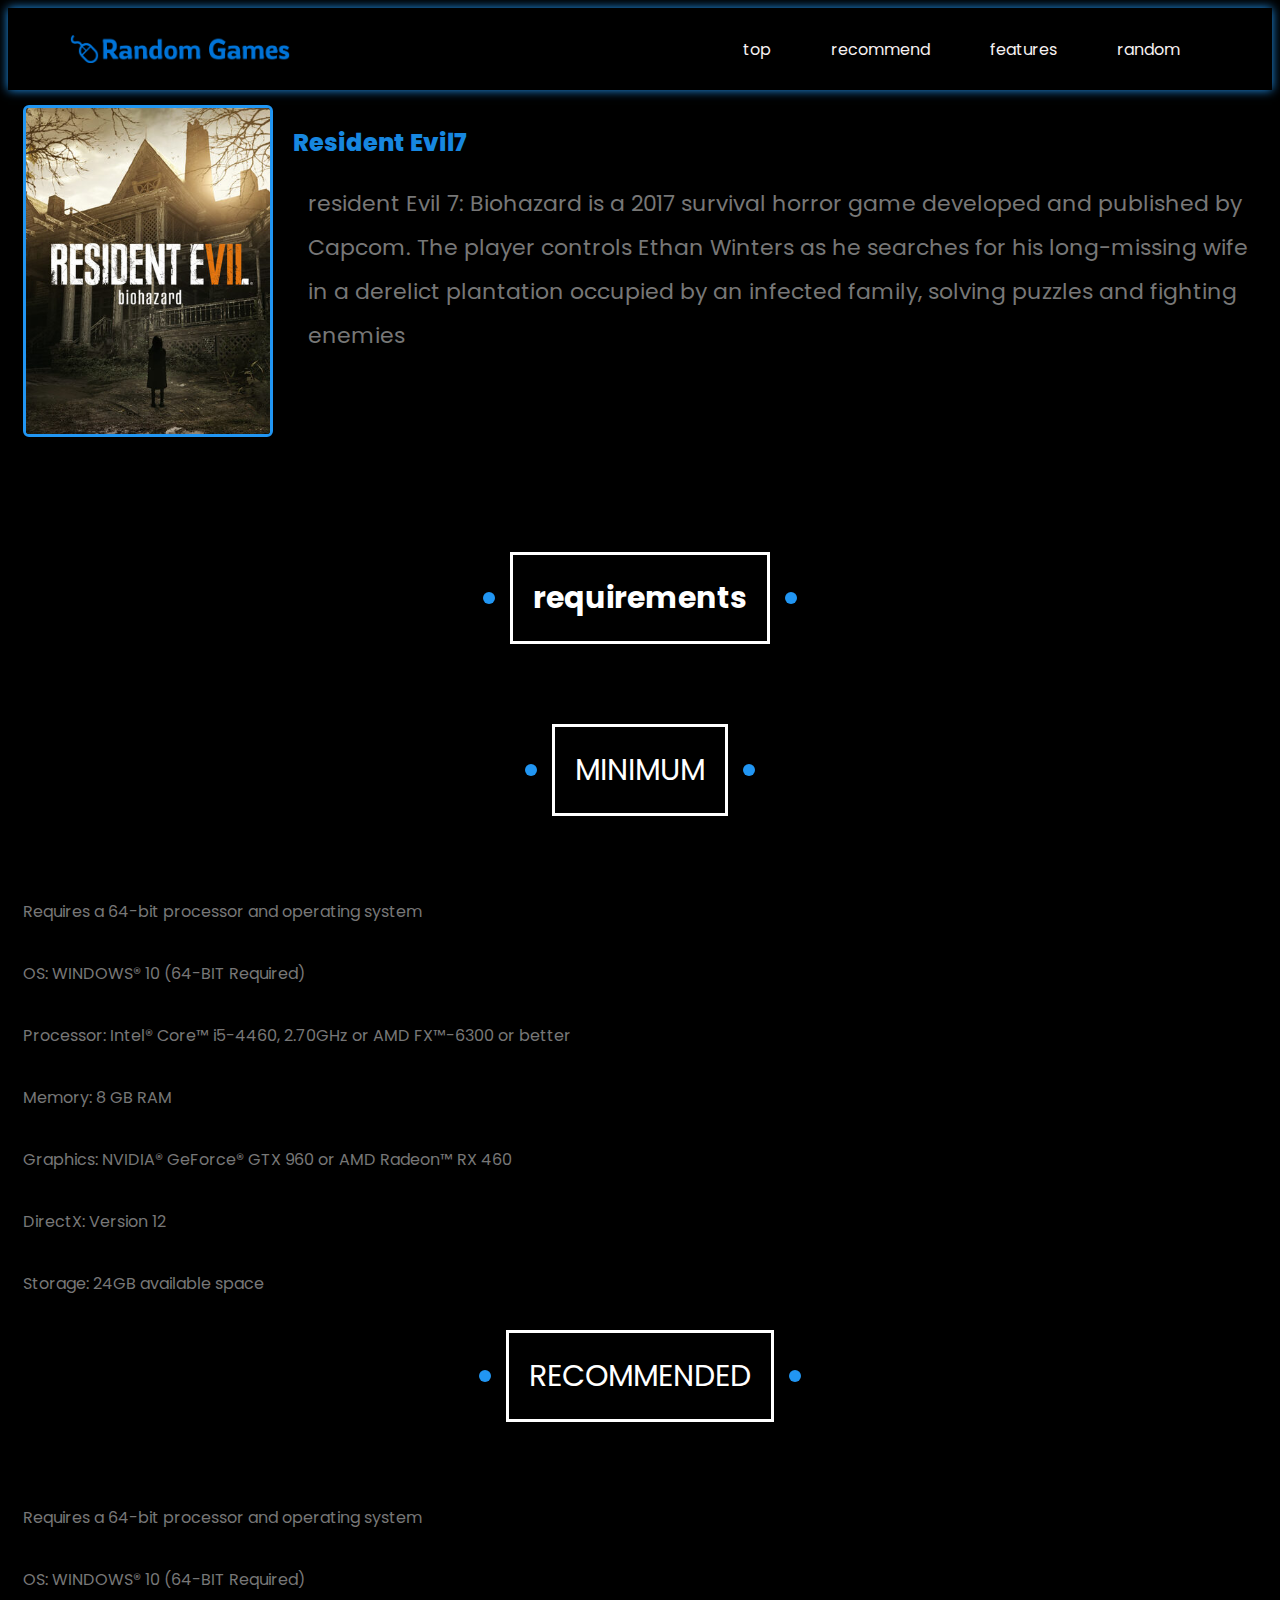
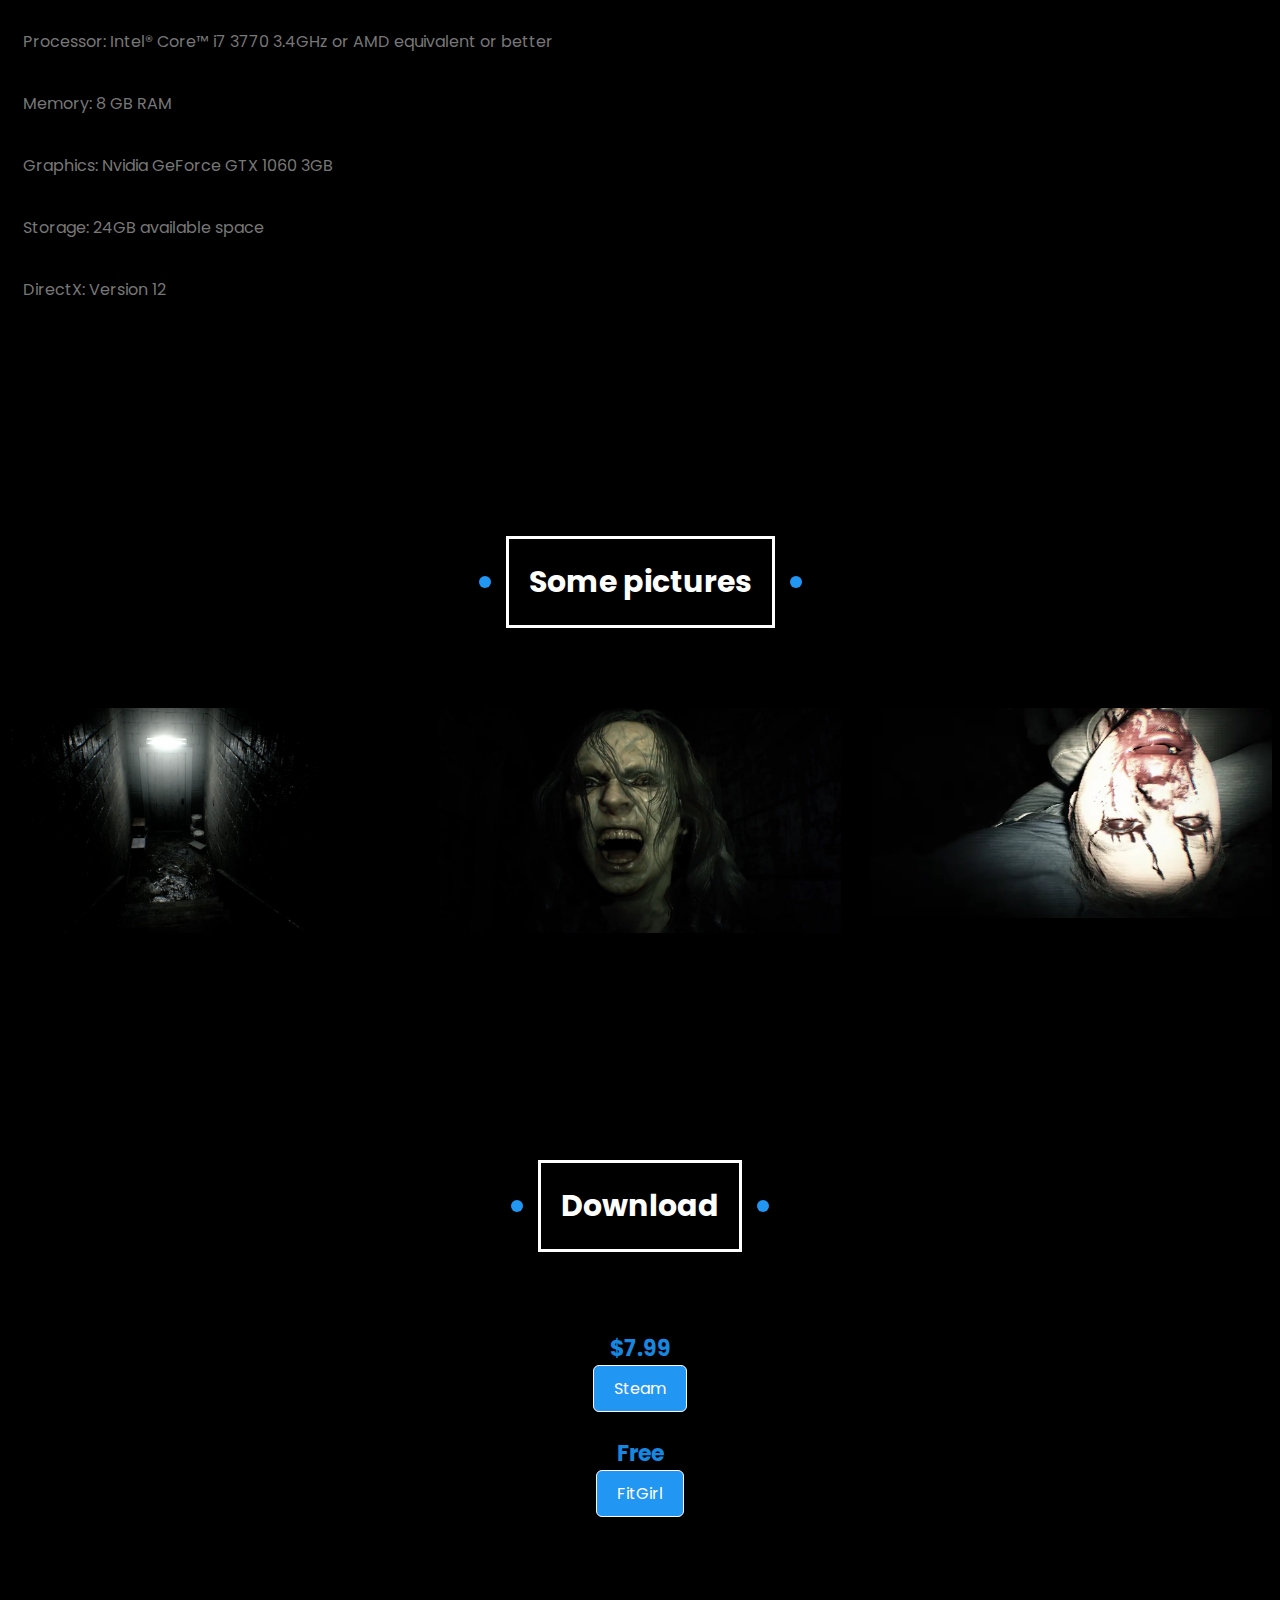
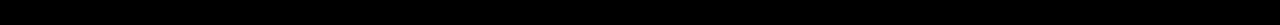
<file: residentEvil7.html>
<!DOCTYPE html>
<html lang="en">
<head>
  <meta charset="UTF-8">
  <meta name="viewport" content="width=device-width, initial-scale=1.0">
  <meta http-equiv="X-UA-Compatible" content="ie=edge">
    <link rel="stylesheet" href="gaming.css">
    <link rel="stylesheet" href="https://cdnjs.cloudflare.com/ajax/libs/font-awesome/6.0.0/css/all.min.css">
    <link rel="preconnect" href="https://fonts.googleapis.com">
<link rel="preconnect" href="https://fonts.gstatic.com" crossorigin>
<link href="https://fonts.googleapis.com/css2?family=Open+Sans:ital,wght@0,400;0,600;0,800;1,700&family=Poppins:ital,wght@0,100;0,200;0,300;0,400;0,500;0,600;0,700;0,800;0,900;1,100;1,200;1,300;1,400;1,500;1,600;1,700;1,800;1,900&display=swap" rel="stylesheet">
<link rel="icon" type="image-5.png" href="rg-website-favicon-color.png">
    <title>RG Resident Evil7</title>
</head>
<body>
    <div class="header" id="header">
    <div class="container">
            <a href="index.html" class="logo"><img src="random-games-low-resolution-logo-color-on-transparent-background.png" alt="" width="220"></a>
        <ul class="main-nav">
        <li><a href="index.html">top</a></li>
        <li><a href="#recommend">recommend</a></li>
        <li><a href="#features">features</a></li>
        <li><a href="#random">random</a>
        <div class=menu-g>
            <ul class="links">
                <li><a href="games.html">all</a></li>
                <li><a href="theWitcher.html">action</a></li>
                <li><a href="residentEvil3.html">horror</a></li>
                <li><a href="darkSouls.html">bloody</a></li>
                </ul>
                <ul class="links">
                <li><a href="residentEvil7.html">First perspective</a></li>
                <li><a href="darkSouls.html">Difficult</a></li>
                <li><a href="Cyberpunk.html">Adventures</a></li>
                <li><a href="Cyberpunk.html">Gangs</a></li>
            </ul>
        </div>
        </li>
        </ul>
    </div>
    </div>
    <div class="page">
        <div class="container">
    <img src="775e29241e8b57f2701c7e042ccbb53d_350x200_1x-0.jpg" alt="">
    <div class="text">
        <h2>Resident Evil7</h2>
        <p>resident Evil 7: Biohazard is a 2017 survival horror game developed and published by Capcom. The player controls Ethan Winters as he searches for his long-missing wife in a derelict plantation occupied by an infected family, solving puzzles and fighting enemies</p>
    </div>
        </div>
    </div>
    <div class="system">
        <h3 class="main-title">requirements</h3>
        <ul class="information-requirements">
            <p class="main-title">MINIMUM</p>
            <li>Requires a 64-bit processor and operating system</li>
            <li>OS: WINDOWS® 10 (64-BIT Required)</li>
            <li>Processor: Intel® Core™ i5-4460, 2.70GHz or AMD FX™-6300 or better</li>
            <li>Memory: 8 GB RAM</li>
            <li>Graphics: NVIDIA® GeForce® GTX 960 or AMD Radeon™ RX 460</li>
            <li>DirectX: Version 12</li>
            <li>Storage: 24GB available space</li>
            <p class="main-title">RECOMMENDED</p>
            <li>Requires a 64-bit processor and operating system</li>
            <li>OS: WINDOWS® 10 (64-BIT Required)</li>
            <li>Processor: Intel® Core™ i7 3770 3.4GHz or AMD equivalent or better</li>
            <li>Memory: 8 GB RAM</li>
            <li>Graphics: Nvidia GeForce GTX 1060 3GB </li>
            <li>Storage: 24GB available space</li>
            <li>DirectX: Version 12</li>
        </ul>
        </div>
        <div class="content-img">
        <h3 class="main-title">Some pictures</h3>
        <div class="game-img">
            <div class="box">
                <img srcset="" src="file-2e84fa86a270ea72d9.jpg" alt="">
                </div>
                <div class="box">
                    <img srcset="" src="Resident-Evil-7-Mia-e1543852924405.jpg" alt="">
                    </div>
                    <div class="box">
                        <img srcset="" src="1799.webp" height="210" alt="">
                        </div>
        </div>
        </div>
        <div class="download">
        <h3 class="main-title">Download</h3>
        <div class="c-download">
        <span class="price">$7.99</span>
        <div class="link">
        <a  href="https://store.steampowered.com/app/418370/Resident_Evil_7_Biohazard/">Steam</a>
        </div>
        </div>
        <br>
        <div class="c-download">
            <span class="price">Free</span>
            <div class="link">
            <a  href="https://fitgirl-repacks.site/resident-evil-7-biohazard/">FitGirl</a>
            </div>
            </div>
        </div>
</body>
</html>
</file>
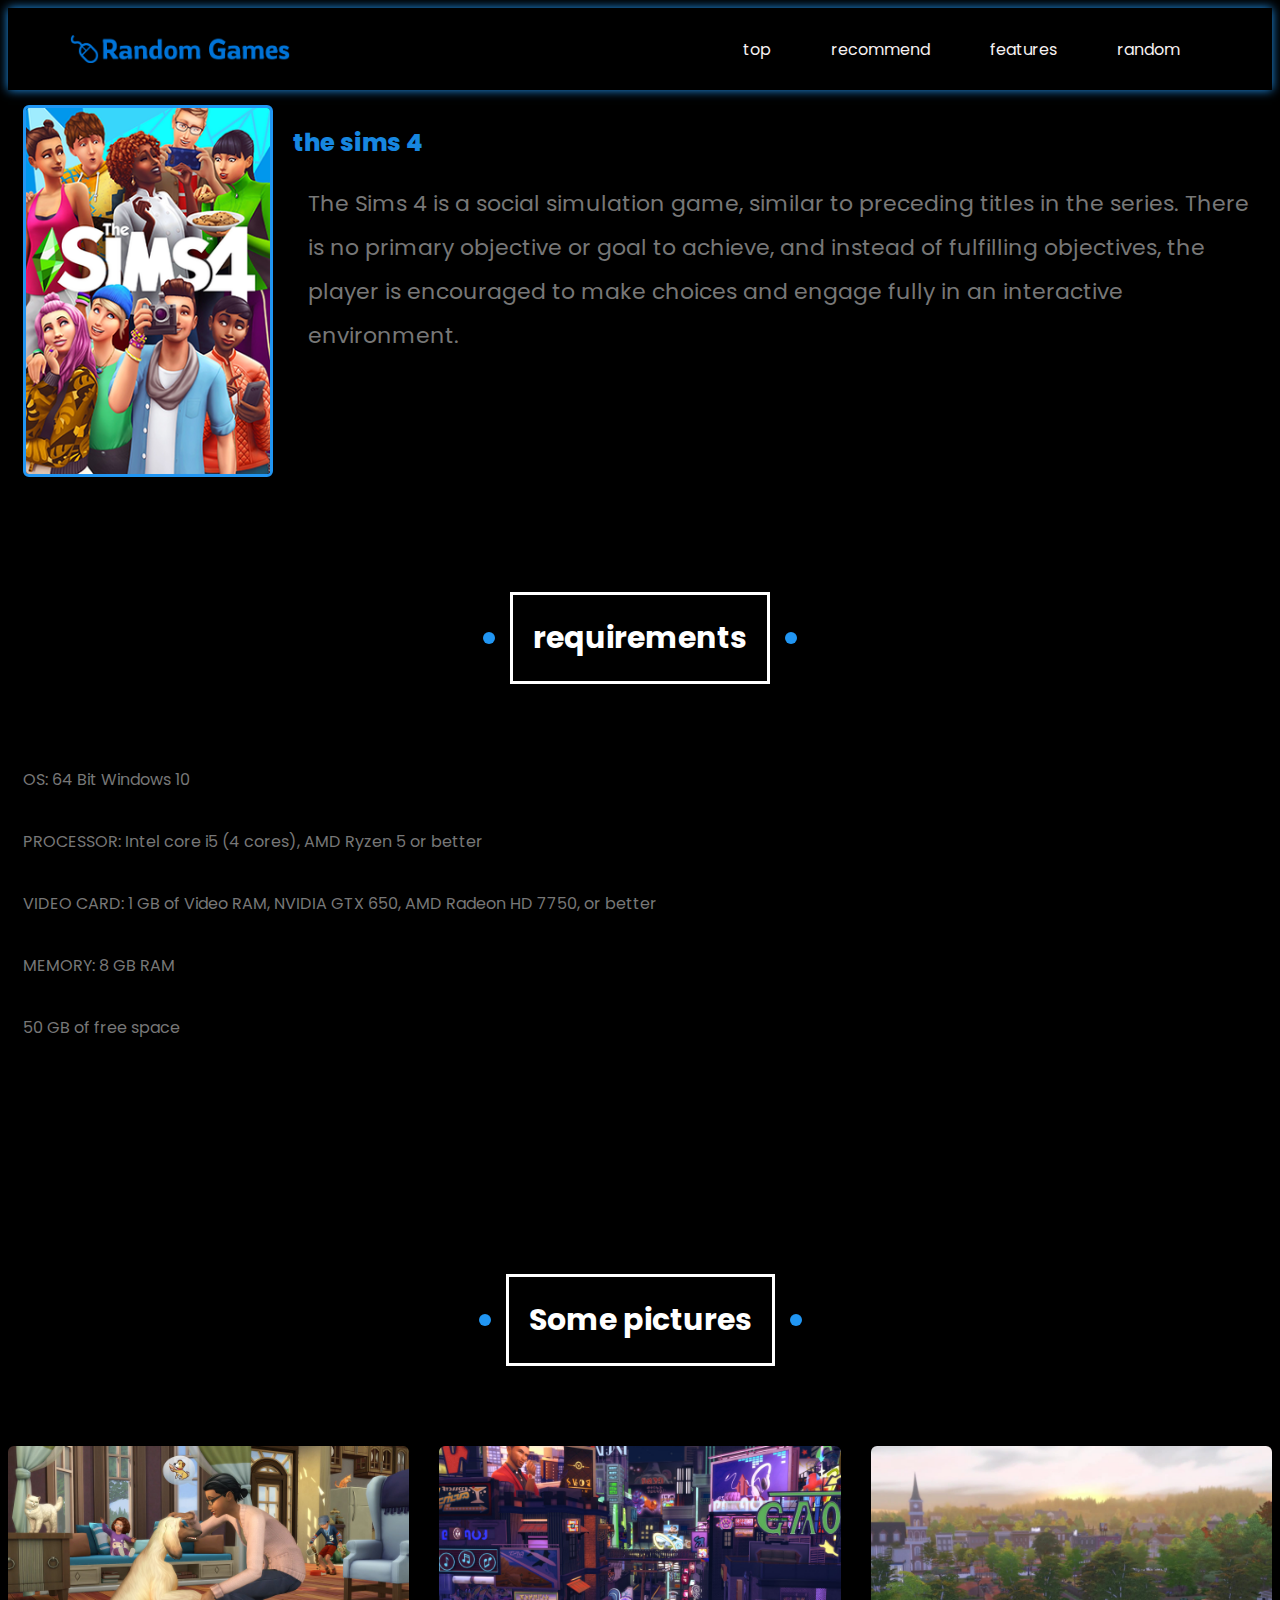
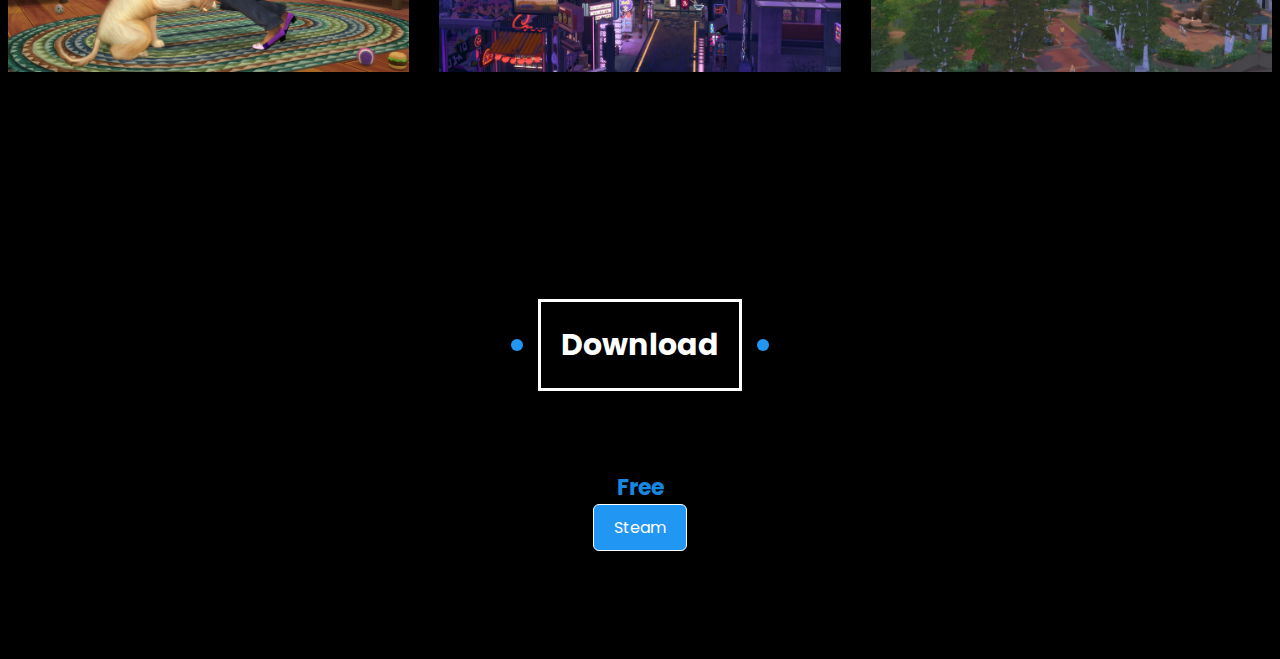
<file: thesims.html>
<!DOCTYPE html>
<html lang="en">
<head>
  <meta charset="UTF-8">
  <meta name="viewport" content="width=device-width, initial-scale=1.0">
  <meta http-equiv="X-UA-Compatible" content="ie=edge">
    <link rel="stylesheet" href="gaming.css">
    <link rel="stylesheet" href="https://cdnjs.cloudflare.com/ajax/libs/font-awesome/6.0.0/css/all.min.css">
    <link rel="preconnect" href="https://fonts.googleapis.com">
<link rel="preconnect" href="https://fonts.gstatic.com" crossorigin>
<link href="https://fonts.googleapis.com/css2?family=Open+Sans:ital,wght@0,400;0,600;0,800;1,700&family=Poppins:ital,wght@0,100;0,200;0,300;0,400;0,500;0,600;0,700;0,800;0,900;1,100;1,200;1,300;1,400;1,500;1,600;1,700;1,800;1,900&display=swap" rel="stylesheet">
<link rel="icon" type="image-5.png" href="rg-website-favicon-color.png">
    <title>RG The sims4</title>
</head>
<body>
    <div class="header" id="header">
    <div class="container">
            <a href="index.html" class="logo"><img src="random-games-low-resolution-logo-color-on-transparent-background.png" alt="" width="220"></a>
        <ul class="main-nav">
        <li><a href="index.html">top</a></li>
        <li><a href="#recommend">recommend</a></li>
        <li><a href="#features">features</a></li>
        <li><a href="#random">random</a>
        <div class=menu-g>
            <ul class="links">
                <li><a href="games.html">all</a></li>
                <li><a href="theWitcher.html">action</a></li>
                <li><a href="residentEvil3.html">horror</a></li>
                <li><a href="darkSouls.html">bloody</a></li>
                </ul>
                <ul class="links">
                <li><a href="residentEvil7.html">First perspective</a></li>
                <li><a href="darkSouls.html">Difficult</a></li>
                <li><a href="Cyberpunk.html">Adventures</a></li>
                <li><a href="Cyberpunk.html">Gangs</a></li>
            </ul>
        </div>
        </li>
        </ul>
    </div>
    </div>
    <div class="page">
        <div class="container">
    <img src="Sims4_Rebrand.png" alt="">
    <div class="text">
        <h2>the sims 4</h2>
        <p>The Sims 4 is a social simulation game, similar to preceding titles in the series. There is no primary objective or goal to achieve, and instead of fulfilling objectives, the player is encouraged to make choices and engage fully in an interactive environment.
        </p>
    </div>
        </div>
    </div>
    <div class="system">
        <h3 class="main-title">requirements</h3>
        <ul class="information-requirements">
            <li>OS: 64 Bit Windows 10</li>
            <li>PROCESSOR: Intel core i5 (4 cores), AMD Ryzen 5 or better</li>
            <li>VIDEO CARD: 1 GB of Video RAM, NVIDIA GTX 650, AMD Radeon HD 7750, or better</li>
            <li>MEMORY: 8 GB RAM</li>
            <li>50 GB of free space</li>
        </ul>
        </div>
        <div class="content-img">
        <h3 class="main-title">Some pictures</h3>
        <div class="game-img">
            <div class="box">
                <img srcset="" src="4415f3ed28e9ac13a37bd28f9c97be1f.jpeg" alt="">
                </div>
                <div class="box">
                    <img srcset="" src="Em14BgkWEAANfoB.jpg" alt="">
                    </div>
                    <div class="box">
                        <img srcset="" src="5-799.jpg" alt="">
          </div>
        </div>
        </div>
        <div class="download">
        <h3 class="main-title">Download</h3>
        <div class="c-download">
        <span class="price">Free</span>
        <div class="link">
        <a  href="https://store.steampowered.com/app/1222670/The_Sims_4/">Steam</a>
        </div>
        </div>
        </div>
</body>
</html>
</file>
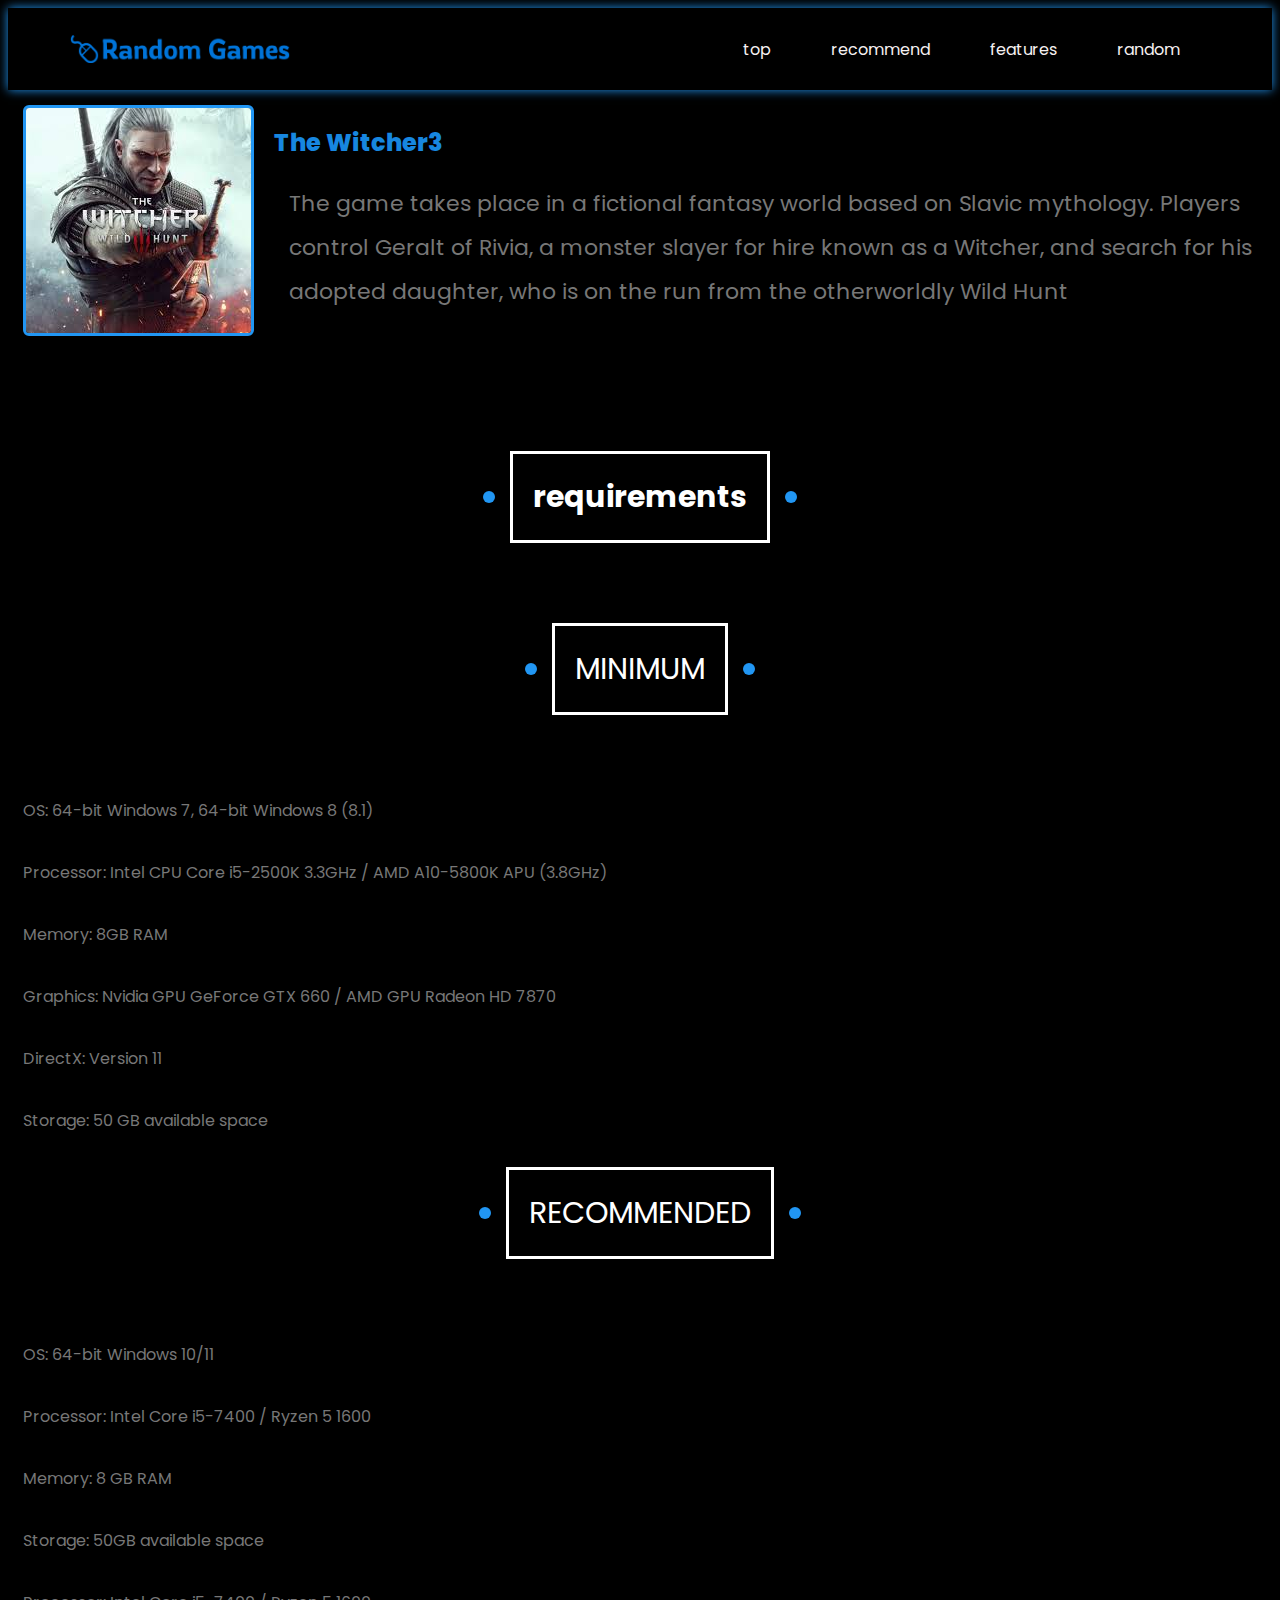
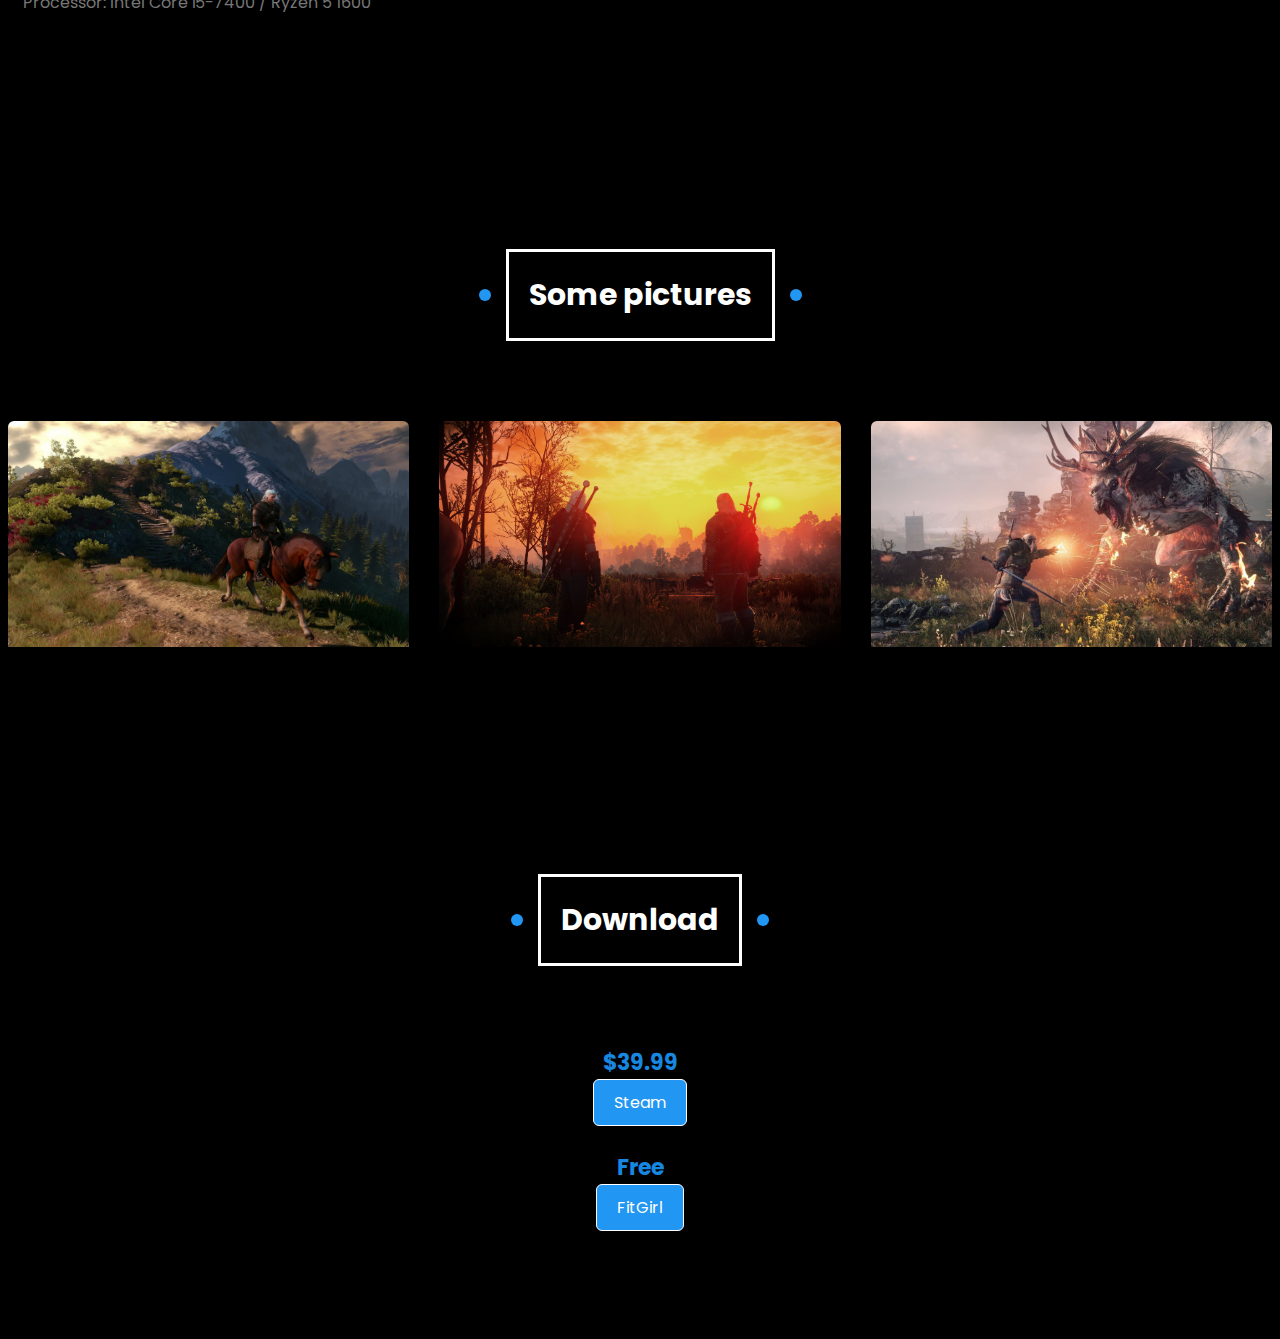
<file: theWitcher.html>
<!DOCTYPE html>
<html lang="en">
<head>
  <meta charset="UTF-8">
  <meta name="viewport" content="width=device-width, initial-scale=1.0">
  <meta http-equiv="X-UA-Compatible" content="ie=edge">
    <link rel="stylesheet" href="gaming.css">
    <link rel="stylesheet" href="https://cdnjs.cloudflare.com/ajax/libs/font-awesome/6.0.0/css/all.min.css">
    <link rel="preconnect" href="https://fonts.googleapis.com">
<link rel="preconnect" href="https://fonts.gstatic.com" crossorigin>
<link href="https://fonts.googleapis.com/css2?family=Open+Sans:ital,wght@0,400;0,600;0,800;1,700&family=Poppins:ital,wght@0,100;0,200;0,300;0,400;0,500;0,600;0,700;0,800;0,900;1,100;1,200;1,300;1,400;1,500;1,600;1,700;1,800;1,900&display=swap" rel="stylesheet">
<link rel="icon" type="image-5.png" href="rg-website-favicon-color.png">
    <title>RG The Witcher3</title>
</head>
<body>
    <div class="header" id="header">
    <div class="container">
            <a href="index.html" class="logo"><img src="random-games-low-resolution-logo-color-on-transparent-background.png" alt="" width="220"></a>
        <ul class="main-nav">
        <li><a href="index.html">top</a></li>
        <li><a href="#recommend">recommend</a></li>
        <li><a href="#features">features</a></li>
        <li><a href="#random">random</a>
        <div class=menu-g>
            <ul class="links">
                <li><a href="games.html">all</a></li>
                <li><a href="theWitcher.html">action</a></li>
                <li><a href="residentEvil3.html">horror</a></li>
                <li><a href="darkSouls.html">bloody</a></li>
                </ul>
                <ul class="links">
                <li><a href="residentEvil7.html">First perspective</a></li>
                <li><a href="darkSouls.html">Difficult</a></li>
                <li><a href="Cyberpunk.html">Adventures</a></li>
                <li><a href="Cyberpunk.html">Gangs</a></li>
            </ul>
        </div>
        </li>
        </ul>
    </div>
    </div>
    <div class="page">
        <div class="container">
    <img src="game4.jpeg" alt="">
    <div class="text">
        <h2>The Witcher3</h2>
        <p>The game takes place in a fictional fantasy world based on Slavic mythology. Players control Geralt of Rivia, a monster slayer for hire known as a Witcher, and search for his adopted daughter, who is on the run from the otherworldly Wild Hunt</p>
    </div>
        </div>
    </div>
    <div class="system">
        <h3 class="main-title">requirements</h3>
        <ul class="information-requirements">
            <p class="main-title">MINIMUM</p>
            <li>OS: 64-bit Windows 7, 64-bit Windows 8 (8.1)</li>
            <li>Processor: Intel CPU Core i5-2500K 3.3GHz / AMD A10-5800K APU (3.8GHz)</li>
            <li>Memory: 8GB RAM</li>
            <li>Graphics: Nvidia GPU GeForce GTX 660 / AMD GPU Radeon HD 7870</li>
            <li>DirectX: Version 11</li>
            <li>Storage: 50 GB available space</li>
            <p class="main-title">RECOMMENDED</p>
            <li>OS: 64-bit Windows 10/11</li>
            <li>Processor: Intel Core i5-7400 / Ryzen 5 1600</li>
            <li>Memory: 8 GB RAM</li>
            <li>Storage: 50GB available space</li>
            <li>Processor: Intel Core i5-7400 / Ryzen 5 1600</li>
        </ul>
        </div>
        <div class="content-img">
        <h3 class="main-title">Some pictures</h3>
        <div class="game-img">
            <div class="box">
                <img srcset="" src="Mountains.webp" alt="">
                </div>
                <div class="box">
                    <img srcset="" src="1JV-rGSEQr5pLBD62OqSog.jpeg" alt="">
                    </div>
                    <div class="box">
                        <img srcset="" src="Is-The-Witcher-3-Hard.png" alt="">
                        </div>
        </div>
        </div>
        <div class="download">
        <h3 class="main-title">Download</h3>
        <div class="c-download">
        <span class="price">$39.99</span>
        <div class="link">
        <a  href="https://store.steampowered.com/app/292030/The_Witcher_3_Wild_Hunt/">Steam</a>
        </div>
        </div>
        <br>
        <div class="c-download">
            <span class="price">Free</span>
            <div class="link">
            <a  href="https://fitgirlrepacks.pro/the-witcher-3-wild-hunt-patch-from-v1-21-to-v1-22/">FitGirl</a>
            </div>
            </div>
        </div>
</body>
</html>
</file>
<file: style.css>
:root{
  --main-color: #2196f3;
  --main-color-alt: #1787e0;
  --main-transition: 0.3s;
  --main-padding: 100px;
  --ec-color: #ececec;
}
*{
  -moz-box-sizing: border-box;
  box-sizing: border-box;
  -webkit-box-sizing: border-box;
}
html {
  scroll-behavior: smooth;
}
body {
  background-color: #000000;
font-family: 'Open Sans', sans-serif;
font-family: 'Poppins', sans-serif;
}
ul{
  list-style: none;
  margin: 0;
  padding: 0;
}
a{
  text-decoration: none;
}
.container{
  padding-left: 15px;
  padding-right: 15px;
  margin-left: auto;
  margin-right: auto;
}
@media(min-width: 768px){
  .container{
    width: 750px;
  }
}
@media(min-width: 992px){
  .container{
    width: 970px;
  }

}
@media(min-width: 1200px){
  .container{
    width: 1170px;
  }
}
.main-title{
  color: white;
  margin: 0 auto 80px;
  border: 3px solid rgb(255, 255, 255);
  padding: 10px 20px;
  font-size: 30px;
  width: fit-content;
  position: relative;
  z-index: 1;
  transition: var(--main-transition);
}
.main-title::before,
.main-title::after{
  content: "";
  width: 12px;
  height: 12px;
  background-color: var(--main-color);
  position: absolute;
  border-radius: 50%;
  top: 50%;
  transform: translateY(-50%);
}
.main-title::before{
  left: -30px;
}
.main-title::after{
  right: -30px;
}
.main-title:hover::before{
  z-index: -1;
  animation: left-move 0.5s linear forwards;
}
.main-title:hover::after{
  z-index: -1;
  animation: right-move 0.5s linear forwards;
}
.main-title:hover{
  color: rgb(240, 234, 234);
  border: 2px solid rgb(253, 245, 245);
  transition-delay: 0.5s ;
}
.header{
  position: relative;
  background-color: rgb(8, 8, 8);
  box-shadow: 0 0 10px var(--main-color);
  -webkit-box-shadow: 0 0 10px var(--main-color);
}
.header .container{
  display: flex;
  justify-content: space-between;
  align-items: center;
  flex-wrap: wrap;
  position: relative;
}
.header .logo{
  color: var(--main-color);
  font-size: 20px;
  font-weight: bold;
  height: 72px;
  display: flex;
  justify-content: center;
  align-items: center;
}
@media(max-width: 767px){
  .header .logo{
    width: 100%;
    height: 50px;
  }
}
.header .main-nav{
  display: flex;
}
@media (max-width: 767px){
  .header .main-nav{
    margin: auto;
  }
}
.header .main-nav >li:hover .menu-g{
  opacity: 1;
  z-index: 100;
  top: calc(100% - 1px);
}
.header .main-nav >li >a{
  display: flex;
  justify-content: center;
  align-items: center;
  height: 82px;
  position: relative;
  color: rgb(246, 241, 241);
  padding: 0 30px;
  transition: var(--main-transition);
  overflow: hidden;
}
@media (max-width: 767px){
  .header .main-nav >li >a{
    padding: 10px;
    font-size: 13px;
    height: 40px;  
  }
}
.header .main-nav > li > a::before{
  content: "";
  position: absolute;
  width: 100%;
  height: 4px;
  background-color: var(--main-color);
  top: 0;
  left: -100%;
  transition: var(--main-transition);
}
.header .main-nav > li > a:hover{
  color: var(--main-color);
  background-color: #000000;
}
.header .main-nav >li > a:hover::before {
 left: 0;
}
.header .menu-g{
  position: absolute;
  width: 100%;
  left: 0;
  padding: 20px;
  background-color: rgb(0, 0, 0);
  border-bottom: 3px solid var(--main-color);
  z-index: -1;
  display: flex;
  gap: 40px;
  top: calc(100% + 50px);
  transform: top var(--main-transition), opacity var(--main-transition);
  opacity: 0;
}
@media(max-width: 767px){
  .header .menu-g{
    flex-direction: column;
    gap: 0;
    padding: 5px;
  }
}
.header .menu-g .links{
  min-width: 240px;
  flex: 1;
}
.header .menu-g .links li{
  position: relative;
}
.header .menu-g .links li:not(:last-child){
  border-bottom: 1px solid #e9e6e6;
}
@media (max-width: 767px){
 .header .menu-g .links:first-of-type li:last-child{
  border-bottom: 1px solid #e9e6e6;
}
}
.header .menu-g .links li::before{
  content: "";
  position: absolute;
  top: 0;
  left: 0;
  width: 0;
  height: 100%;
  background-color: var(--main-color);
  z-index: -1;
  transition: var(--main-transition);
}
.header .menu-g .links li:hover::before{
  width: 100%;
}
.header .menu-g li a{
  color: white;
  padding: 15px;
  display: block;
  font-size: 18px;
  font-weight: bold;
}
 .landing{
  color: white;
  position: relative;
  background-image: url(black-and-pink-track-5k-tu-1366x768.jpg);
  background-size: cover;
} 
.landing::before{
  content: "";
  position: absolute;
  top: -40px;
  left: 0;
  height: 100%;
  width: 100%;
  background-color: black;
  z-index: -1;
  transform: skewY( -6deg);
  transform-origin:  top left;
}
.landing .container{
  min-height: calc(100vh - 82px);
  /* display: flex; */
  align-items: center;
  padding-bottom: 80px;
}
.landing .text{
  flex: 1;
} */
@media(max-width: 991px){
  .landing .text{
    text-align: center;
  }
}
.landing .text h1{
  color: var(--main-color);
  font-size: 35px;
  margin: 0;
  letter-spacing: -2;
}
@media(max-width: 767px){
.landing .text h1{
  font-size: 28px;
}
}
.landing .text p{
  font-size: 20px;
  line-height: 1.5;
  margin: 5px 0 0 ;
  color: #f5efef;
  max-width: 500px;
}
@media(max-width: 991px){
  .landing .text p{
    margin: 10px auto;
  }
}
@media (max-width: 767px){
  .landing .text p{
    font-size: 18px
  } 
}
.landing .image img{
  position: relative;
  width: 600px;
  max-width: 100%;
  animation: up-down 5s linear infinite;
}
@media (max-width: 767px){
  .landing .image{
    display: none;
  } 
  .landing{
    background-image: url(cyberpunk-2077-quadra-type-66-avenger-04-720x1280.jpg);
    background-size: cover;
  }
  .slider-container ,.slider-controls{
    display: none;
  }
}
.landing .go-down{
  color: var(--main-color);
  position: absolute;
  bottom: 30px;
  left: 50%;
  transform: translateX(-50%);
  transition: var(--main-transition);
}
.landing .go-down:hover{
  color: var(--main-color-alt);
}
.landing .go-down i{
  font-size: 35px;
  animation: bouncing 1.5s infinite;
}
.top{
  color: white;
  padding-top: var(--main-padding);
  padding-bottom: var(--main-padding);
  position: relative;
}
.top .container{
  display: grid;
  grid-template-columns: repeat(auto-fill, minmax(320px, 1fr));
  gap: 30px;
}
.top .box{
  box-shadow: 0 2px 15px rgba(246, 246, 246, 0.1);
  border-radius: 6px;
  overflow: hidden;
  width: 100%;
  transition: transform var(--main-transition), box-shadow var(--main-transition);
}
@media (min-width: 991px) {
  .top .box{
    width: 80%;
  }
  
}
.top .box:hover{
  transform: translateY(-10px);
  box-shadow: 0 2px 15px rgba(52, 74, 202, 0.5);
}
.top .box img{
  width: 100%;
  max-width: 100%;
}
.top .box .content{
  padding: 20px;
}
.top .box .content h3{
  color: var(--main-color);
  margin: 0;
}
.top .box .content p{
  margin: 10px 0 0;
  line-height: 1.5;
  color: #777;
}
.top .box .info{
  padding: 20px;
  border-top: 1px solid var(--main-color);
  display: flex;
  justify-content: space-between;
  align-items: center;
}
 .top .box .info a{
  color: var(--main-color);
  font-weight: bold;
}
.top .box .info i{
  color: var(--main-color);
}
  .top .box:hover .info i{
    animation: moving-arrow 0.6s linear infinite;
  }
  .features{
    padding-top: var(--main-padding);
    padding-bottom: var(--main-padding);
    position: relative;
    background-color: rgb(0, 0, 0);
  }
  .features .container{
    display: grid;
    grid-template-columns: repeat(auto-fill, minmax(300px, 1fr));
    gap: 40px;
  }
  .features .box{
    color: white;
  text-align: center;
  border: 1px solid #ccc;
  }
    .features .box .img-holder{
  position: relative;
  overflow: hidden;
  }
  .features .box .img-holder::before{
  content: '';
  position: absolute;
  left: 0;
  top: 0;
  width: 100%;
  height: 100%;
  }
  .features .box .img-holder::after{
    content: '';
    position: absolute;
    bottom: 0;
    right: 0;
    border-style: solid;
    border-width: 0px 0px 170px 500px ;
    border-color: transparent transparent rgb(0, 0, 0) transparent;
    transition: var(--main-transition);
  }
  .features .box .img-holder img{
  max-width: 100%;
  width: 100%;
  }
  .features .box:hover .img-holder::after{
    border-width: 170px 500px 170px 0;
  }
  .features .box h2{
    position: relative;
    font-size: 40px;
    margin: auto;
    width: fit-content;
  }
  .features .box h2::after{
    content: "";
    position: absolute;
    bottom: -20px;
    left: 15px;
    height: 5px;
    width: calc(100% - 30px);
  }
  .features .box p{
    line-height: 2;
    font-size: 20px;
    margin: 30px 0;
    padding: 25px;
    font-weight: 700;
    color: #777;
  }
  .features .box a{
    display: block;
    border: 3px solid transparent;
    width: fit-content;
    margin: 0 auto 30px ;
    font-weight: 800 ;
    font-size: 22px;
    padding: 10px 30px;
    border-radius: 6px;
    transition: var(--main-transition);
  }
  
  .features .quality .img-holder::before{
  background-color: #a25c5ca8;
  }
  .features .quality:hover{
  box-shadow: 0 2px 15px rgba(184, 93, 93, 5);
  }
  .features .quality h2::after{
  background-color: #a25c5c;
  }
  .features .quality a{
  color: #777;
  border-color: #a25c5c;
  background: linear-gradient(to right, #a25c5c 50%, white 50%);
  background-size: 200% 100%;
  background-position: right bottom;
  }

  .features .time .img-holder::before{
    background-color: #ff000082;
    }
  .features .time:hover{
  box-shadow: 0 2px 15px rgba(113, 4, 4, 5);
  }
    .features .time h2::after{
    background-color: #f50606;
    }
    .features .time a{
    color: #777;
    border-color: #f50606;
    background: linear-gradient(to right, #f50606 50%, white 50%);
    background-size: 200% 100%;
    background-position: right bottom;
    }

    .features .story .img-holder::before{
      background-color: #585673a1;
      }
      .features .story:hover{
      box-shadow: 0 2px 15px rgba(59, 57, 130, 4);
      }
      .features .story h2::after{
      background-color: #585673;
      }
      .features .story a{
      color: #777;
      border-color: #585673;
      background: linear-gradient(to right, #585673 50%, white 50%);
      background-size: 200% 100%;
      background-position: right bottom;
      }
    .features .box:hover a{
    background-position: left bottom;
    color: white;
    }
    @keyframes up-down{
  0%, 100%{
    top: 0;
  }
  50%{
    top : -50px;
  }
}
@keyframes bouncing{
  0%, 10%, 20%, 50%, 80%, 100%{
    transform: translateY(0);
  } 
  40%, 60%{
    transform: translateY(-15px);
  }
}
@keyframes left-move{
  50%{
    left: 0;
    width: 12px;
    height: 12px;
  }
  100%{
    left: 0;
    border-radius: 0;
    width: 50%;
    height: 100%;
  }
}
@keyframes right-move{
  50%{
    right: 0;
    width: 12px;
    height: 12px;
  }
  100%{
    right: 0;
    border-radius: 0;
    width: 50%;
    height: 100%;
  }
}
@keyframes moving-arrow{
  100%{
    transform: translateX(10px);
  }
}
@keyframes flashing{
  0%, 40%{
    opacity: 1 ;
  }
  100%{
    opacity: 0;
    width: 200%;
    height: 200%;
  }
}

.slider-container{
  margin: 10px auto ;
  width: 800px;
  height: 350px;
  position: relative;
  top: 100px;
}

.slider-container img{
  width: 800px;
  height: 350px;
  position: absolute;
  opacity: 0;
  transition: opacity 1s;
  z-index: 1;
}
.slider-container img.active{
  opacity: 1;
}

.slider-controls .prev, .slider-controls .next{
  background-color: var(--main-color);
  color: #fff;
  font-size: 16px;
  text-align: center;
  cursor: pointer;
  border-radius: 4px;
  padding: 5px;
  user-select: none;
  width: 20%;
  bottom: 20%;
}
.slider-controls .prev{
  float: left;
}
.slider-controls .next{
  float: right;
}
.slider-controls .prev.disabled,
.slider-controls .next.disabled{
  background-color: #1786e073;
  cursor: no-drop;
}
.slider-controls{
  width: 800px;
  margin: auto;
  overflow: hidden;
  padding-top: 100px;
}
.slider-controls .indicators{
  width: 60%;
  float: left;
}
.slider-controls .indicators ul{
  list-style: none;
  margin: 0;
  text-align: center;
}
.slider-controls .indicators ul li {
  display: inline-block;
  background-color: #f6f6f6;
  color: #333;
  font-weight: bold;
  height: 28px;
  width: 28px;
  border-radius: 4px;
  margin: 0 2px;
  line-height: 28px;
  cursor: pointer;
}
.slider-controls .indicators ul li.active{
  background-color: var(--main-color);
  color: #fff;
}
</file>
<file: gaming.css>
:root {
  --main-color: #2196f3;
  --main-color-alt: #1787e0;
  --main-transition: 0.3s;
  --main-padding: 100px;
}

* {
  -moz-box-sizing: border-box;
  box-sizing: border-box;
  -webkit-box-sizing: border-box;
}

html {
  scroll-behavior: smooth;
}

body {
  background-color: #000;
  font-family: 'Open Sans', sans-serif;
  font-family: 'Poppins', sans-serif;
}

ul {
  list-style: none;
  margin: 0;
  padding: 0;
}

a {
  text-decoration: none;
}

.container {
  padding-left: 15px;
  padding-right: 15px;
  margin-left: auto;
  margin-right: auto;
}

@media(min-width: 768px) {
  .container {
    width: 750px;
  }
}

@media(min-width: 992px) {
  .container {
    width: 970px;
  }
}

@media(min-width: 1200px) {
  .container {
    width: 1170px;
  }
}

.main-title {
  color: white;
  margin: 0 auto 80px;
  border: 3px solid white;
  padding: 20px 20px;
  font-size: 30px;
  width: fit-content;
  position: relative;
  z-index: 1;
  transition: var(--main-transition);
}

.main-title::before,
.main-title::after {
  content: "";
  width: 12px;
  height: 12px;
  background-color: var(--main-color);
  position: absolute;
  border-radius: 50%;
  top: 50%;
  transform: translateY(-50%);
}

.main-title::before {
  left: -30px;
}

.main-title::after {
  right: -30px;
}

.main-title:hover::before {
  z-index: -1;
  animation: left-move 0.5s linear forwards;
}

.main-title:hover::after {
  z-index: -1;
  animation: right-move 0.5s linear forwards;
}

.main-title:hover {
  color: white;
  border: 2px solid white;
  transition-delay: 0.5s;
}

.header {
  position: relative;
  background-color: #000;
  box-shadow: 0 0 10px var(--main-color);
  -webkit-box-shadow: 0 0 10px var(--main-color);
}

.header .container {
  display: flex;
  justify-content: space-between;
  align-items: center;
  flex-wrap: wrap;
  position: relative;
}

.header .logo {
  color: var(--main-color);
  font-size: 20px;
  font-weight: bold;
  height: 72px;
  display: flex;
  justify-content: center;
  align-items: center;
}

@media(max-width: 767px) {
  .header .logo {
    width: 100%;
    height: 50px;
  }
}

.header .main-nav {
  display: flex;
}

@media (max-width: 767px) {
  .header .main-nav {
    margin: auto;
  }
}

.header .main-nav>li:hover .menu-g {
  opacity: 1;
  z-index: 100;
  top: calc(100% - 1px);
}

.header .main-nav>li>a {
  display: flex;
  justify-content: center;
  align-items: center;
  height: 82px;
  position: relative;
  color: rgb(246, 241, 241);
  padding: 0 30px;
  transition: var(--main-transition);
  overflow: hidden;
}

@media (max-width: 767px) {
  .header .main-nav>li>a {
    padding: 10px;
    font-size: 13px;
    height: 40px;
  }
}

.header .main-nav>li>a::before {
  content: "";
  position: absolute;
  width: 100%;
  height: 4px;
  background-color: var(--main-color);
  top: 0;
  left: -100%;
  transition: var(--main-transition);
}

.header .main-nav>li>a:hover {
  color: var(--main-color);
  background-color: #000000;
}

.header .main-nav>li>a:hover::before {
  left: 0;
}

.header .menu-g {
  position: absolute;
  width: 100%;
  left: 0;
  padding: 20px;
  background-color: black;
  border-bottom: 3px solid var(--main-color);
  z-index: -1;
  display: flex;
  gap: 40px;
  top: calc(100% + 50px);
  transform: top var(--main-transition), opacity var(--main-transition);
  opacity: 0;
}

@media(max-width: 767px) {
  .header .menu-g {
    flex-direction: column;
    gap: 0;
    padding: 5px;
  }
}

.header .menu-g .links {
  min-width: 240px;
  flex: 1;
}

.header .menu-g .links li {
  position: relative;
}

.header .menu-g .links li:not(:last-child) {
  border-bottom: 1px solid #e9e6e6;
}

@media (max-width: 767px) {
  .header .menu-g .links:first-of-type li:last-child {
    border-bottom: 1px solid #e9e6e6;
  }
}

.header .menu-g .links li::before {
  content: "";
  position: absolute;
  top: 0;
  left: 0;
  width: 0;
  height: 100%;
  background-color: var(--main-color);
  z-index: -1;
  transition: var(--main-transition);
}

.header .menu-g .links li:hover::before {
  width: 100%;
}

.header .menu-g li a {
  color: white;
  padding: 15px;
  display: block;
  font-size: 18px;
  font-weight: bold;
}
  .top .box:hover .info i{
    animation: moveing-arrow 0.6s linear infinite;
  }
  @keyframes up-down{
   0%, 100%{
     top: 0;
   }
   50%{
     top : -50px;
   }
  }
  @keyframes bouncing{
   0%, 10%, 20%, 50%, 80%, 100%{
     transform: translateY(0);
   } 
   40%, 60%{
     transform: translateY(-15px);
   }
  }
  @keyframes left-move{
   50%{
     left: 0;
     width: 12px;
     height: 12px;
   }
   100%{
     left: 0;
     border-radius: 0;
     width: 50%;
     height: 100%;
   }
  }
  @keyframes right-move{
   50%{
     right: 0;
     width: 12px;
     height: 12px;
   }
   100%{
     right: 0;
     border-radius: 0;
     width: 50%;
     height: 100%;
   }
  }
  @keyframes moveing-arrow{
   100%{
     transform: translatex(10px);
   }
  }
  .page .container {
  width: 100%;
  padding-bottom: var(--main-padding);
  padding-top:var(--main-padding) ;
  padding: 15px;
  }
  .page .container img{
    width: 250px;
    border:  3px solid var(--main-color);
    border-radius: 6px;
  }
  .page .container .text h2{
    font-weight: 800;
    color: #1787e0;
  }
  .page .container .text p{
    line-height: 2;
    font-size: 22px;
    color: #777;
    padding-left: 15px;
  }
  @media(min-width: 992px){
.page .container{
  display: flex;
  justify-content: space-between;
}
.page .container .text{
 padding-left: 20px;
}
  }
 @media(max-width: 767px){
.page .container img{
  display: block;
    margin-left: auto;
    margin-right: auto;
}
.page .container .text h2{

  margin: 0 auto;
  text-align: center;
  padding-top: 20px;
}
 }
    .system{
    padding-top: var(--main-padding);
    padding-bottom: var(--main-padding);
  }
  .system .information-requirements li{
    line-height: 2;
    color: #777;
    padding-left: 15px;
    padding-bottom:30px ;
  }
  .content-img{
    padding-top: var(--main-padding);
    padding-bottom: var(--main-padding);
  }
  .content-img .game-img{
    display: grid;
    grid-template-columns: repeat(auto-fill, minmax(310px, 1fr));
    gap: 30px;
  }
  .content-img .game-img .box{
    border-radius: 6px;
    overflow: hidden;
    max-width: 100%;
    padding-bottom:20px;
    transition: transform var(--main-transition), box-shadow var(--main-transition);
  }
  .content-img .game-img .box:hover{
    transform: translatey(-10px);
  
  }
  .content-img .game-img img{
  width: 100%;
  max-width: 100%;
  }
  .download{
    padding-top: var(--main-padding);
    padding-bottom: var(--main-padding);
  }
  .download .c-download .price , .link{
    display: flex;
    justify-content: center;
  }
  .download .price{
    font-size: 22px;
    font-weight: 700;
    color: #1787e0;
  }
  .download .link a{
    color: white;
    width: fit-content;
    background-color: var(--main-color);
    padding: 10px 20px;
    border: 1px solid white ;
    border-radius: 6px;
  }
  .download .link:hover a{
    background-color: var(--main-color-alt);
  }
</file>
<file: best.css>
:root {
    --main-color: #2196f3;
    --main-color-alt: #1787e0;
    --main-transition: 0.3s;
    --main-padding: 100px;
  }
  
  * {
    -moz-box-sizing: border-box;
    box-sizing: border-box;
    -webkit-box-sizing: border-box;
  }
  
  html {
    scroll-behavior: smooth;
  }
  
  body {
    background-color: #000;
    font-family: 'Open Sans', sans-serif;
    font-family: 'Poppins', sans-serif;
  }
  
  ul {
    list-style: none;
    margin: 0;
    padding: 0;
  }
  
  a {
    text-decoration: none;
  }
  
  .container {
    padding-left: 15px;
    padding-right: 15px;
    margin-left: auto;
    margin-right: auto;
  }
  
  @media(min-width: 768px) {
    .container {
      width: 750px;
    }
  }
  
  @media(min-width: 992px) {
    .container {
      width: 970px;
    }
  }
  
  @media(min-width: 1200px) {
    .container {
      width: 1170px;
    }
  }
  
  .main-title {
    color: white;
    margin: 0 auto 80px;
    border: 3px solid white;
    padding: 20px 20px;
    font-size: 30px;
    width: fit-content;
    position: relative;
    z-index: 1;
    transition: var(--main-transition);
  }
  
  .main-title::before,
  .main-title::after {
    content: "";
    width: 12px;
    height: 12px;
    background-color: var(--main-color);
    position: absolute;
    border-radius: 50%;
    top: 50%;
    transform: translateY(-50%);
  }
  
  .main-title::before {
    left: -30px;
  }
  
  .main-title::after {
    right: -30px;
  }
  
  .main-title:hover::before {
    z-index: -1;
    animation: left-move 0.5s linear forwards;
  }
  
  .main-title:hover::after {
    z-index: -1;
    animation: right-move 0.5s linear forwards;
  }
  
  .main-title:hover {
    color: white;
    border: 2px solid white;
    transition-delay: 0.5s;
  }
  
  .header {
    position: relative;
    background-color: #000;
    box-shadow: 0 0 10px var(--main-color);
    -webkit-box-shadow: 0 0 10px var(--main-color);
  }
  
  .header .container {
    display: flex;
    justify-content: space-between;
    align-items: center;
    flex-wrap: wrap;
    position: relative;
  }
  
  .header .logo {
    color: var(--main-color);
    font-size: 20px;
    font-weight: bold;
    height: 72px;
    display: flex;
    justify-content: center;
    align-items: center;
  }
  
  @media(max-width: 767px) {
    .header .logo {
      width: 100%;
      height: 50px;
    }
  }
  
  .header .main-nav {
    display: flex;
  }
  
  @media (max-width: 767px) {
    .header .main-nav {
      margin: auto;
    }
  }
  
  .header .main-nav>li:hover .menu-g {
    opacity: 1;
    z-index: 100;
    top: calc(100% - 1px);
  }
  
  .header .main-nav>li>a {
    display: flex;
    justify-content: center;
    align-items: center;
    height: 82px;
    position: relative;
    color: rgb(246, 241, 241);
    padding: 0 30px;
    transition: var(--main-transition);
    overflow: hidden;
  }
  
  @media (max-width: 767px) {
    .header .main-nav>li>a {
      padding: 10px;
      font-size: 13px;
      height: 40px;
    }
  }
  
  .header .main-nav>li>a::before {
    content: "";
    position: absolute;
    width: 100%;
    height: 4px;
    background-color: var(--main-color);
    top: 0;
    left: -100%;
    transition: var(--main-transition);
  }
  
  .header .main-nav>li>a:hover {
    color: var(--main-color);
    background-color: #000000;
  }
  
  .header .main-nav>li>a:hover::before {
    left: 0;
  }
  
  .header .menu-g {
    position: absolute;
    width: 100%;
    left: 0;
    padding: 20px;
    background-color: black;
    border-bottom: 3px solid var(--main-color);
    z-index: -1;
    display: flex;
    gap: 40px;
    top: calc(100% + 50px);
    transform: top var(--main-transition), opacity var(--main-transition);
    opacity: 0;
  }
  
  @media(max-width: 767px) {
    .header .menu-g {
      flex-direction: column;
      gap: 0;
      padding: 5px;
    }
  }
  
  .header .menu-g .links {
    min-width: 240px;
    flex: 1;
  }
  
  .header .menu-g .links li {
    position: relative;
  }
  
  .header .menu-g .links li:not(:last-child) {
    border-bottom: 1px solid #e9e6e6;
  }
  
  @media (max-width: 767px) {
    .header .menu-g .links:first-of-type li:last-child {
      border-bottom: 1px solid #e9e6e6;
    }
  }
  
  .header .menu-g .links li::before {
    content: "";
    position: absolute;
    top: 0;
    left: 0;
    width: 0;
    height: 100%;
    background-color: var(--main-color);
    z-index: -1;
    transition: var(--main-transition);
  }
  
  .header .menu-g .links li:hover::before {
    width: 100%;
  }
  
  .header .menu-g li a {
    color: white;
    padding: 15px;
    display: block;
    font-size: 18px;
    font-weight: bold;
  }
    .top .box:hover .info i{
      animation: moveing-arrow 0.6s linear infinite;
    }
    @keyframes up-down{
     0%, 100%{
       top: 0;
     }
     50%{
       top : -50px;
     }
    }
    @keyframes bouncing{
     0%, 10%, 20%, 50%, 80%, 100%{
       transform: translateY(0);
     } 
     40%, 60%{
       transform: translateY(-15px);
     }
    }
    @keyframes left-move{
     50%{
       left: 0;
       width: 12px;
       height: 12px;
     }
     100%{
       left: 0;
       border-radius: 0;
       width: 50%;
       height: 100%;
     }
    }
    @keyframes right-move{
     50%{
       right: 0;
       width: 12px;
       height: 12px;
     }
     100%{
       right: 0;
       border-radius: 0;
       width: 50%;
       height: 100%;
     }
    }
    @keyframes moveing-arrow{
     100%{
       transform: translatex(10px);
     }
    }
    .page .container {
    width: 100%;
    padding-bottom: var(--main-padding);
    padding-top:var(--main-padding) ;
    padding: 15px;
    }
    .page .container img{
      width: 250px;
      border:  3px solid var(--main-color);
      border-radius: 6px;
    }
    .page .container .text h2{
      font-weight: 800;
      color: #1787e0;
    }
    .page .container .text p{
      line-height: 2;
      font-size: 22px;
      color: #777;
      padding-left: 15px;
    }
    @media(min-width: 992px){
  .page .container{
    display: flex;
    justify-content: center;
  }
  .page .container .text{
   padding-left: 20px;
  }
    }
   @media(max-width: 767px){
  .page .container img{
    display: block;
      margin-left: auto;
      margin-right: auto;
  }
  .page .container .text h2{
  
    margin: 0 auto;
    text-align: center;
    padding-top: 20px;
  }
   }
      .system{
      padding-top: var(--main-padding);
      padding-bottom: var(--main-padding);
    }
    .system .information-requirements li{
      line-height: 2;
      color: #777;
      padding-left: 15px;
      padding-bottom:30px ;
    }
    .content-img{
      padding-top: var(--main-padding);
      padding-bottom: var(--main-padding);
    }
    .content-img .game-img{
      display: grid;
      grid-template-columns: repeat(auto-fill, minmax(310px, 1fr));
      gap: 30px;
    }
    .content-img .game-img .box{
      border-radius: 6px;
      overflow: hidden;
      max-width: 100%;
      padding-bottom:20px;
      transition: transform var(--main-transition), box-shadow var(--main-transition);
    }
    .content-img .game-img .box:hover{
      transform: translatey(-10px);
    
    }
    .content-img .game-img img{
    width: 100%;
    max-width: 100%;
    }
    .download{
      padding-top: var(--main-padding);
      padding-bottom: var(--main-padding);
    }
    .download .c-download .price , .link{
      display: flex;
      justify-content: center;
    }
    .download .price{
      font-size: 22px;
      font-weight: 700;
      color: #1787e0;
    }
    .download .link a{
      color: white;
      width: fit-content;
      background-color: var(--main-color);
      padding: 10px 20px;
      border: 1px solid white ;
      border-radius: 6px;
    }
    .download .link:hover a{
      background-color: var(--main-color-alt);
    }
</file>
<file: all.css>
:root{
  --main-color: #2196f3;
  --main-color-alt: #1787e0;
  --main-transition: 0.3s;
  --main-padding: 100px;
}
*{
  -moz-box-sizing: border-box;
  box-sizing: border-box;
  -webkit-box-sizing: border-box;
}
html {
  scroll-behavior: smooth;
}
body {
  background-color: #000;
font-family: 'Open Sans', sans-serif;
font-family: 'Poppins', sans-serif;
}
ul{
  list-style: none;
  margin: 0;
  padding: 0;
}
a{
  text-decoration: none;
}
.container{
  padding-left: 15px;
  padding-right: 15px;
  margin-left: auto;
  margin-right: auto;
}
@media(min-width: 768px){
  .container{
    width: 750px;
  }
}
@media(min-width: 992px){
  .container{
    width: 970px;
  }
}
@media(min-width: 1200px){
  .container{
    width: 1170px;
  }
}
.main-title{
  color: white;
  margin: 0 auto 80px;
  border: 3px solid white;
  padding: 20px 20px;
  font-size: 30px;
  width: fit-content;
  position: relative;
  z-index: 1;
  transition: var(--main-transition);
}
.main-title::before,
.main-title::after{
  content: "";
  width: 12px;
  height: 12px;
  background-color: var(--main-color);
  position: absolute;
  border-radius: 50%;
  top: 50%;
  transform: translateY(-50%);
}
.main-title::before{
  left: -30px;
}
.main-title::after{
  right: -30px;
}
.main-title:hover::before{
  z-index: -1;
  animation: left-move 0.5s linear forwards;
}
.main-title:hover::after{
  z-index: -1;
  animation: right-move 0.5s linear forwards;
}
.main-title:hover{
  color: white;
  border: 2px solid white;
  transition-delay: 0.5s ;
}
.header{
  position: relative;
  background-color: #000;
  box-shadow: 0 0 10px var(--main-color);
  -webkit-box-shadow: 0 0 10px var(--main-color);
}
.header .container{
  display: flex;
  justify-content: space-between;
  align-items: center;
  flex-wrap: wrap;
  position: relative;
}
.header .logo{
  color: var(--main-color);
  font-size: 20px;
  font-weight: bold;
  height: 72px;
  display: flex;
  justify-content: center;
  align-items: center;
}
@media(max-width: 767px){
  .header .logo{
    width: 100%;
    height: 50px;
  }
}
.header .main-nav{
  display: flex;
}
@media (max-width: 767px){
  .header .main-nav{
    margin: auto;
  }
}
.header .main-nav >li:hover .menu-g{
  opacity: 1;
  z-index: 100;
  top: calc(100% - 1px);
}
.header .main-nav >li >a{
  display: flex;
  justify-content: center;
  align-items: center;
  height: 82px;
  position: relative;
  color: rgb(246, 241, 241);
  padding: 0 30px;
  transition: var(--main-transition);
  overflow: hidden;
}
@media (max-width: 767px){
  .header .main-nav >li >a{
    padding: 10px;
    font-size: 13px;
    height: 40px;  
  }
}
.header .main-nav > li > a::before{
  content: "";
  position: absolute;
  width: 100%;
  height: 4px;
  background-color: var(--main-color);
  top: 0;
  left: -100%;
  transition: var(--main-transition);
}
.header .main-nav > li > a:hover{
  color: var(--main-color);
  background-color: #000000;
}
.header .main-nav >li > a:hover::before {
 left: 0;
}
.header .menu-g{
  position: absolute;
  width: 100%;
  left: 0;
  padding: 20px;
  background-color: black;
  border-bottom: 3px solid var(--main-color);
  z-index: -1;
  display: flex;
  gap: 40px;
  top: calc(100% + 50px);
  transform: top var(--main-transition), opacity var(--main-transition);
  opacity: 0;
}
@media(max-width: 767px){
  .header .menu-g{
    flex-direction: column;
    gap: 0;
    padding: 5px;
  }
}
.header .menu-g .links{
  min-width: 240px;
  flex: 1;
}
.header .menu-g .links li{
  position: relative;
}
.header .menu-g .links li:not(:last-child){
  border-bottom: 1px solid #e9e6e6;
}
@media (max-width: 767px){
 .header .menu-g .links:first-of-type li:last-child{
  border-bottom: 1px solid #e9e6e6;
}
}
.header .menu-g .links li::before{
  content: "";
  position: absolute;
  top: 0;
  left: 0;
  width: 0;
  height: 100%;
  background-color: var(--main-color);
  z-index: -1;
  transition: var(--main-transition);
}
.header .menu-g .links li:hover::before{
  width: 100%;
}
.header .menu-g li a{
  color: white;
  padding: 15px;
  display: block;
  font-size: 18px;
  font-weight: bold;
}
.top{
  color: white;
  padding-top: var(--main-padding);
  padding-bottom: var(--main-padding);
  position: relative;
}
.top .container{
  display: grid;
  grid-template-columns: repeat(auto-fill, minmax(350px, 1fr));
  gap: 20px;
}
.top .box{
  box-shadow:  0 2px 15px rgba(246, 246, 246, 0.1);
  border-radius: 6px;
  overflow: hidden;
  width: 100%;
  transition: transform var(--main-transition), box-shadow var(--main-transition);
}
@media (min-width: 991px) {
  .top .box{
    width: 80%;
  }
}
.top .box:hover{
  transform: translateY(-10px);
  box-shadow: 0 2px 15px rgba(52, 74, 202, 0.5);
}
.top .box img{
  max-width: 100%;
  width: 100%;
}
.top .box .content{
  padding: 20px;
}
.top .box .content h3{
  color: var(--main-color);
  margin: 0;
}
.top .box .content p{
  margin: 10px 0 0;
  line-height: 1.5;
  color: #777;
}
.top .box .info{
  padding: 20px;
  border-top: 1px solid #e6e6e7;
  display: flex;
  justify-content: space-between;
  align-items: center;
}
 .top .box .info a{
  color: var(--main-color);
  font-weight: bold;
}
.top .box .info i{
  color: var(--main-color);
}
 .top .box:hover .info i{
   animation: moveing-arrow 0.6s linear infinite;
 }
@keyframes up-down{
  0%, 100%{
    top: 0;
  }
  50%{
    top : -50px;
  }
}
@keyframes bouncing{
  0%, 10%, 20%, 50%, 80%, 100%{
    transform: translateY(0);
  } 
  40%, 60%{
    transform: translateY(-15px);
  }
}
@keyframes left-move{
  50%{
    left: 0;
    width: 12px;
    height: 12px;
  }
  100%{
    left: 0;
    border-radius: 0;
    width: 50%;
    height: 100%;
  }
}
@keyframes right-move{
  50%{
    right: 0;
    width: 12px;
    height: 12px;
  }
  100%{
    right: 0;
    border-radius: 0;
    width: 50%;
    height: 100%;
  }
}
@keyframes moveing-arrow{
  100%{
    transform: translateX(10px);
  }
}
</file>
